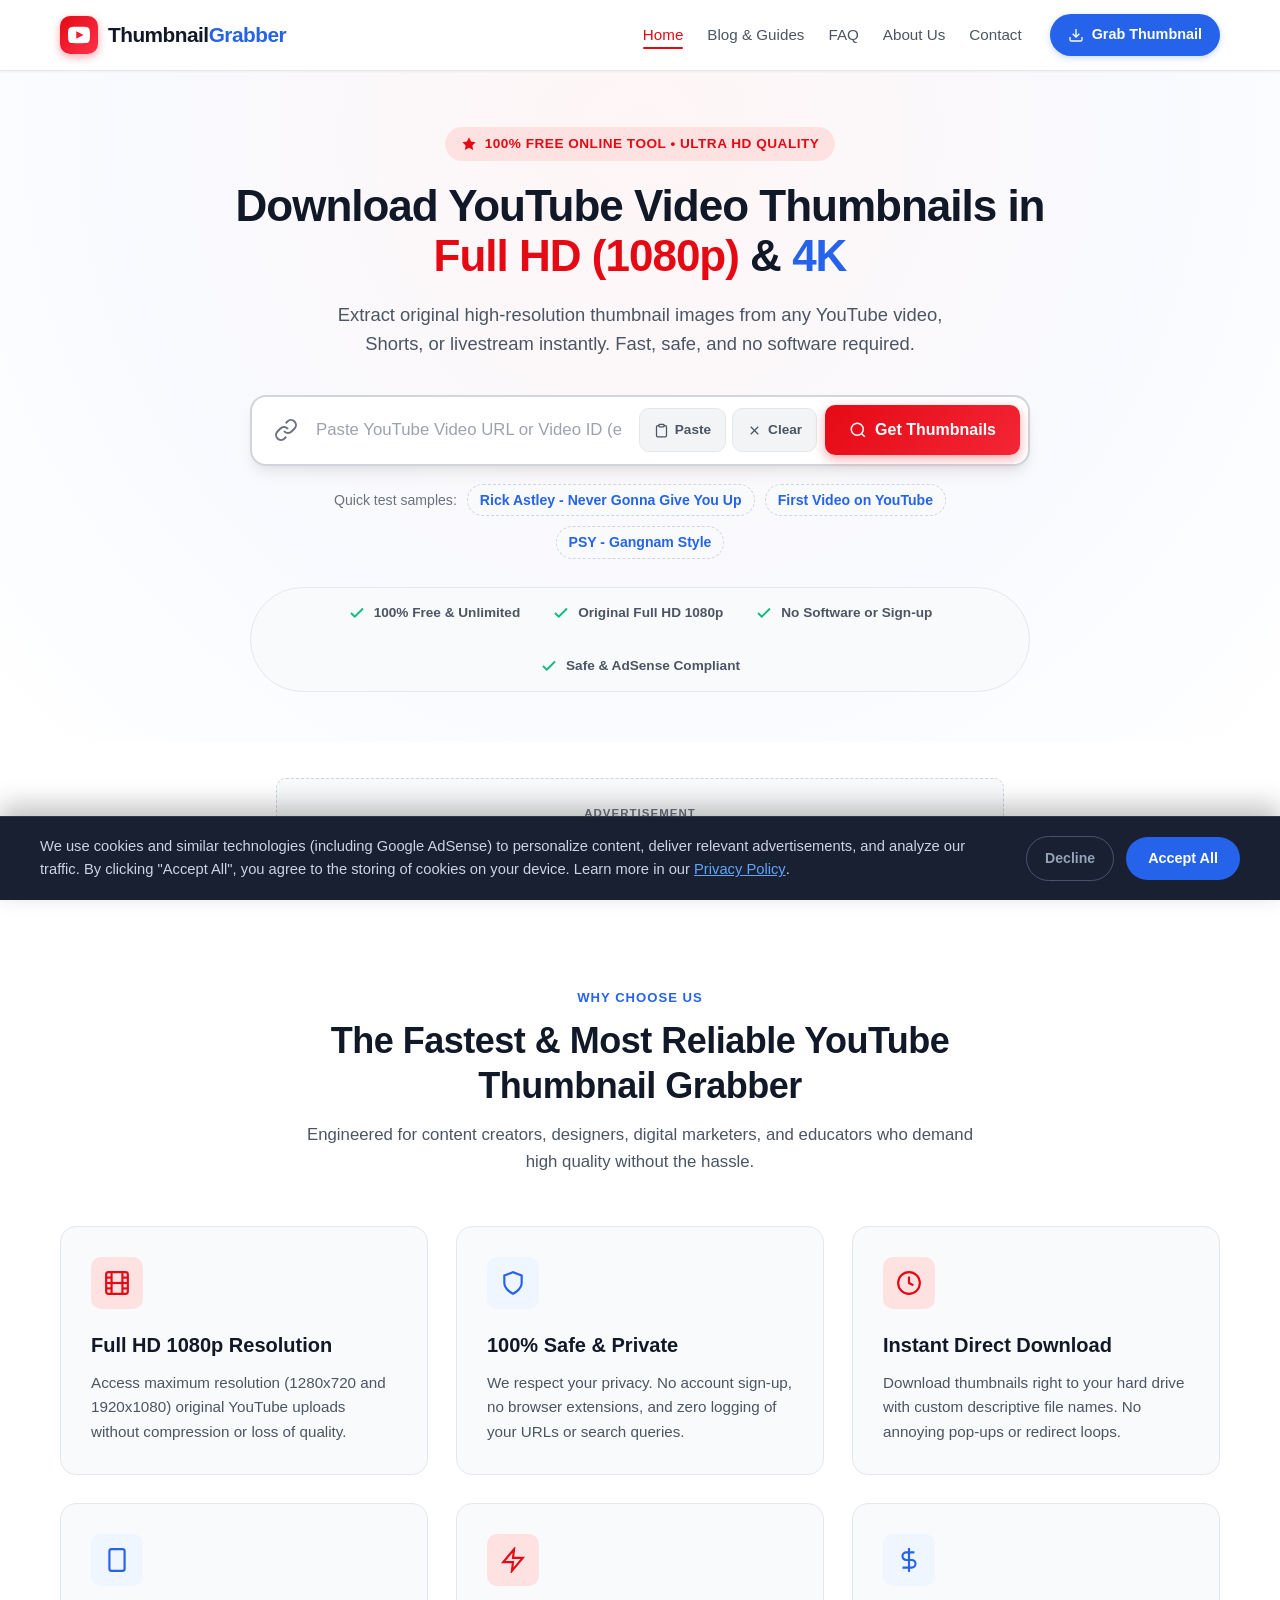
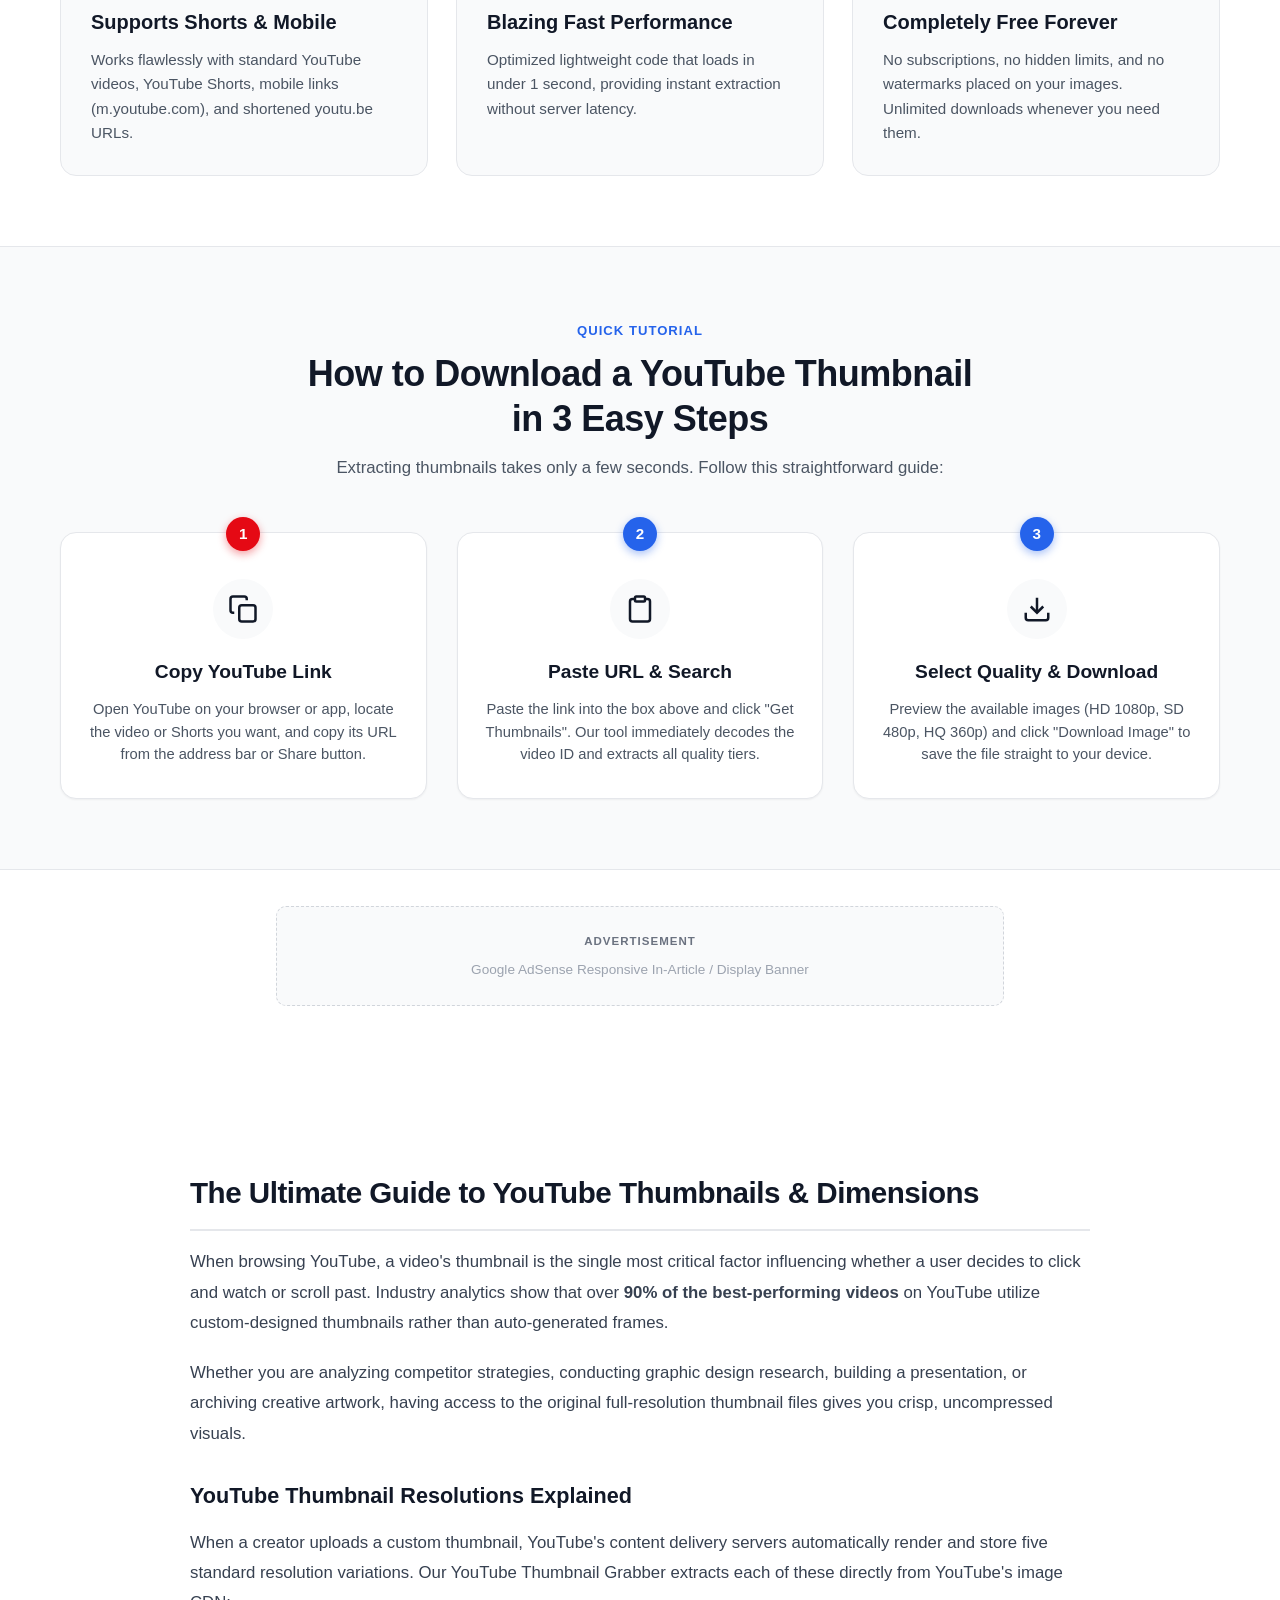
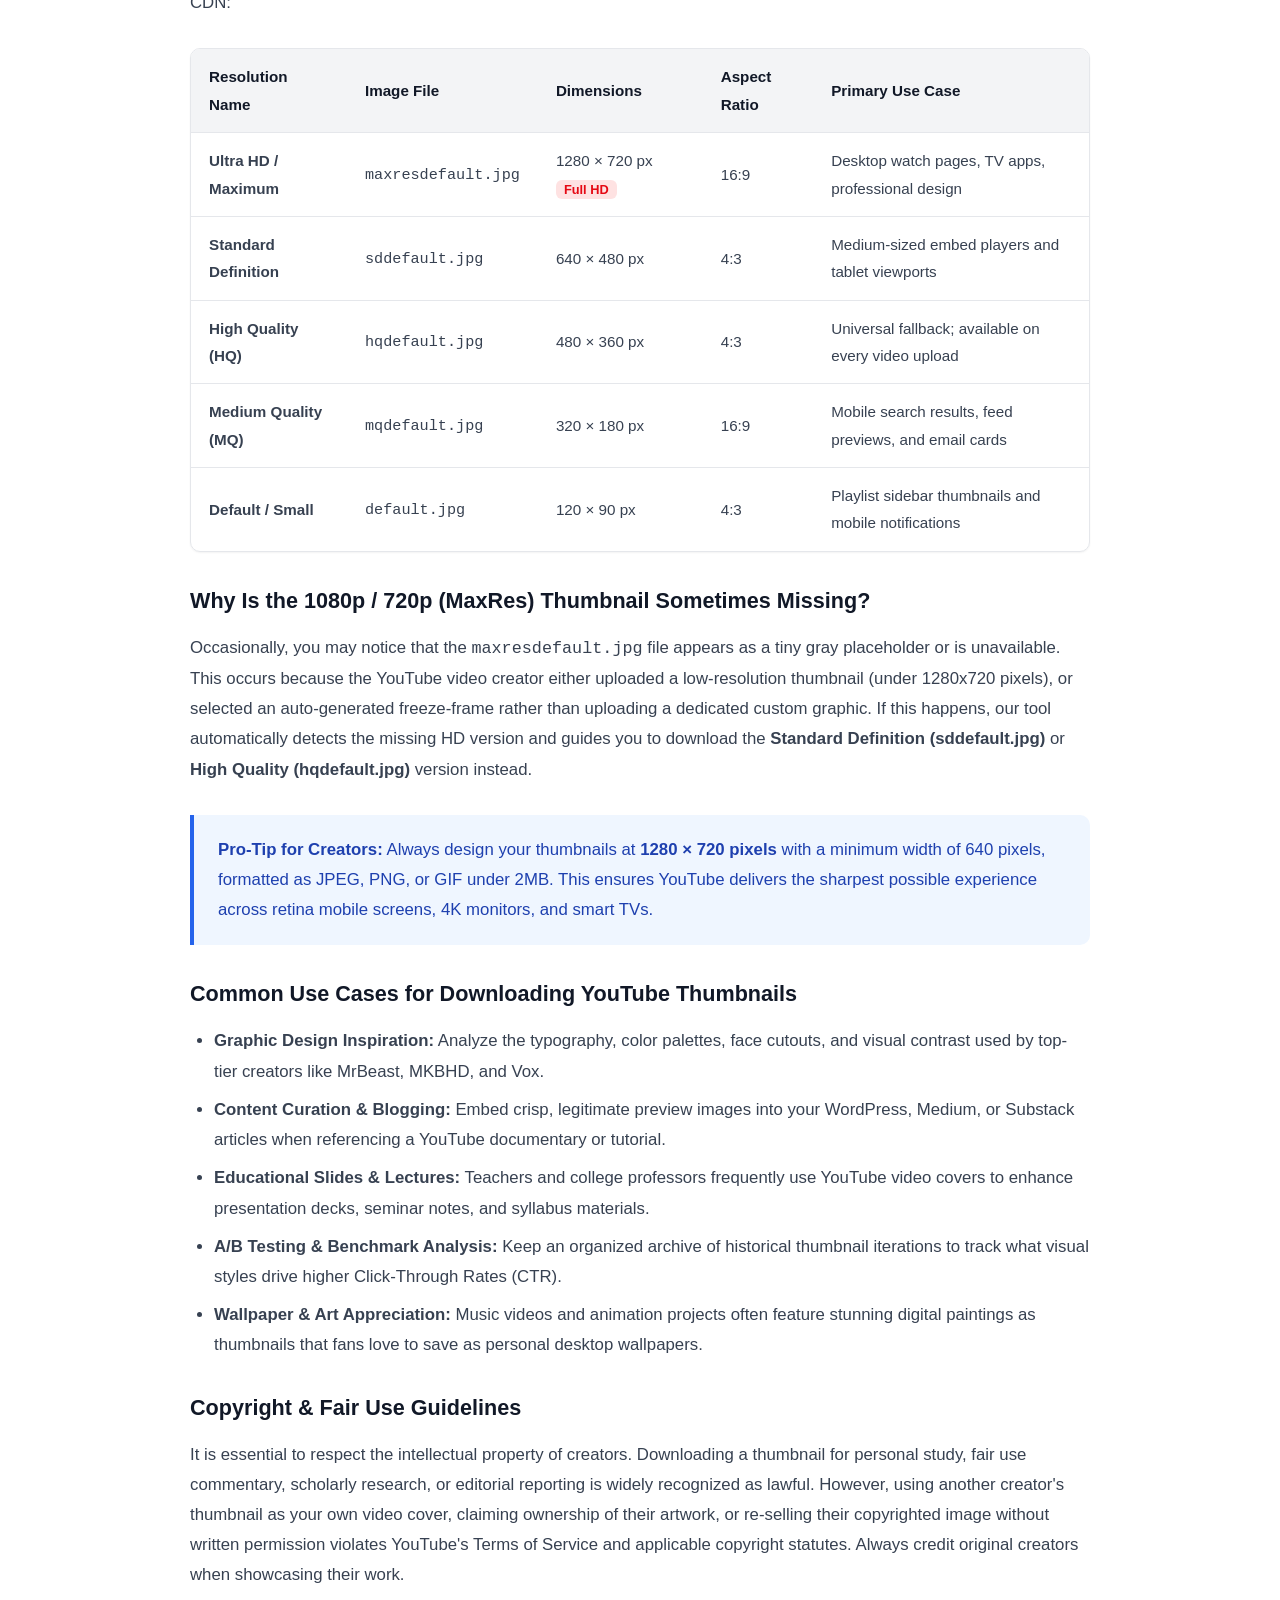
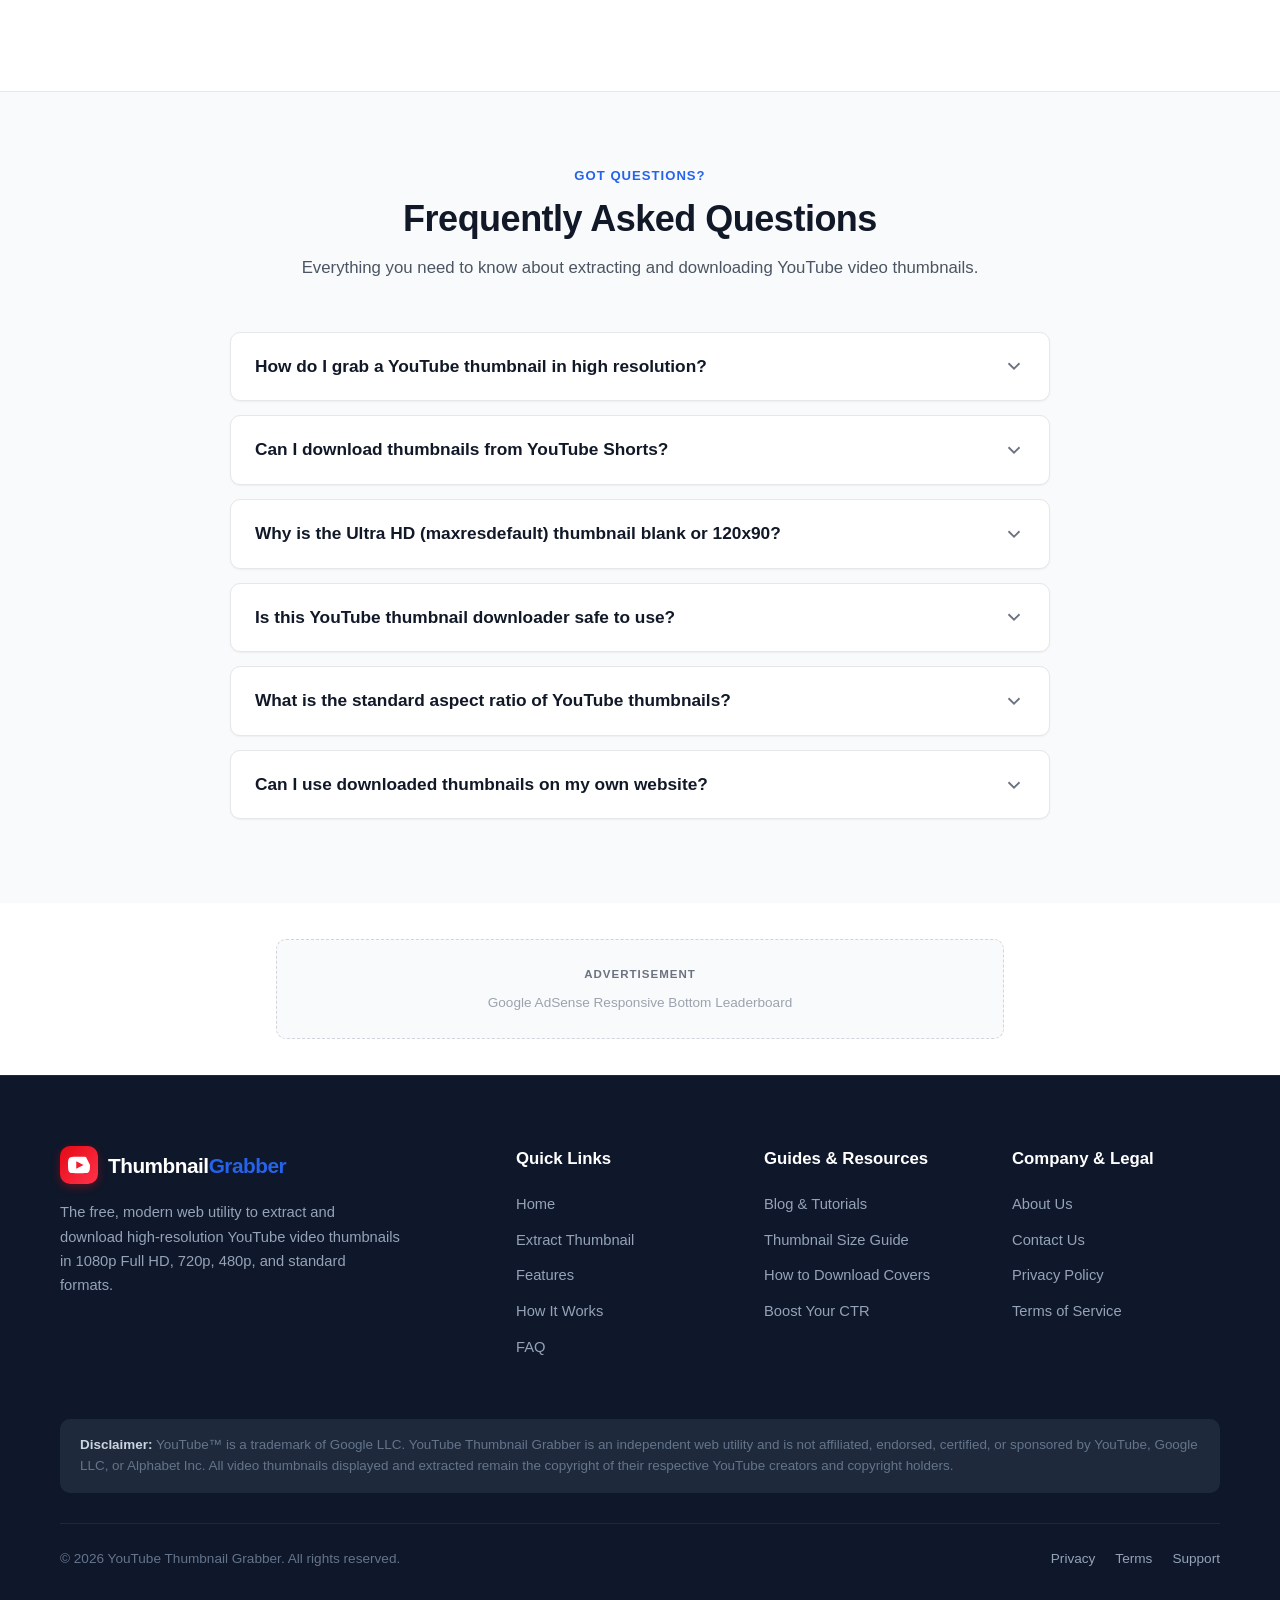
<file: index.html>
<!DOCTYPE html>
<html lang="en">
<head>
  <meta charset="UTF-8" />
  <meta name="viewport" content="width=device-width, initial-scale=1.0" />
  
  <!-- Primary SEO Meta Tags -->
  <title>YouTube Thumbnail Grabber - Download Full HD 1080p Video Thumbnails Free</title>
  <meta name="description" content="Free online YouTube thumbnail grabber. Easily extract and download high-resolution YouTube video thumbnails in 1080p, 720p, 480p, and standard definition with one click." />
  <meta name="keywords" content="youtube thumbnail grabber, youtube thumbnail downloader, download youtube thumbnail, get youtube cover image, 1080p youtube thumbnail, free thumbnail extractor" />
  <meta name="author" content="YouTube Thumbnail Grabber" />
  <meta name="robots" content="index, follow" />
  <link rel="canonical" href="https://youtube-thumbnail-grabber.com/" />

  <!-- Open Graph / Facebook -->
  <meta property="og:type" content="website" />
  <meta property="og:url" content="https://youtube-thumbnail-grabber.com/" />
  <meta property="og:title" content="YouTube Thumbnail Grabber - Download HD Video Covers Free" />
  <meta property="og:description" content="Instant high-quality YouTube thumbnail extractor. Download Full HD, 4K, and 1080p thumbnails from any YouTube video or Shorts." />
  <meta property="og:image" content="https://youtube-thumbnail-grabber.com/assets/og-preview.jpg" />

  <!-- Twitter -->
  <meta name="twitter:card" content="summary_large_image" />
  <meta name="twitter:url" content="https://youtube-thumbnail-grabber.com/" />
  <meta name="twitter:title" content="YouTube Thumbnail Grabber - Download HD Thumbnails" />
  <meta name="twitter:description" content="Extract and save YouTube video thumbnails in HD, SD, and HQ resolutions. Fast, 100% free, and mobile-friendly." />

  <!-- Google AdSense Account Verification & Auto Ads -->
  <!-- Replace ca-pub-XXXXXXXXXXXXXXXX with your actual Google AdSense publisher ID -->
  <meta name="google-adsense-account" content="ca-pub-XXXXXXXXXXXXXXXX" />
  <script async src="https://pagead2.googlesyndication.com/pagead/js/adsbygoogle.js?client=ca-pub-XXXXXXXXXXXXXXXX" crossorigin="anonymous"></script>

  <!-- Stylesheet -->
  <link rel="stylesheet" href="css/style.css" />

  <!-- Schema.org Structured Data -->
  <script type="application/ld+json">
  {
    "@context": "https://schema.org",
    "@graph": [
      {
        "@type": "WebApplication",
        "name": "YouTube Thumbnail Grabber",
        "url": "https://youtube-thumbnail-grabber.com/",
        "applicationCategory": "MultimediaApplication",
        "operatingSystem": "All",
        "offers": {
          "@type": "Offer",
          "price": "0",
          "priceCurrency": "USD"
        },
        "description": "Free web tool to extract and download high-definition YouTube video thumbnails in 1080p Full HD, 720p, 480p, and standard resolutions."
      },
      {
        "@type": "FAQPage",
        "mainEntity": [
          {
            "@type": "Question",
            "name": "How do I download a YouTube thumbnail in Full HD (1080p)?",
            "acceptedAnswer": {
              "@type": "Answer",
              "text": "Copy the link of any YouTube video or Shorts, paste it into our search bar, and click 'Get Thumbnails'. Choose the Ultra HD (maxresdefault.jpg) card and click 'Download Image'."
            }
          },
          {
            "@type": "Question",
            "name": "Is using this YouTube Thumbnail Grabber free?",
            "acceptedAnswer": {
              "@type": "Answer",
              "text": "Yes, our service is 100% free with unlimited downloads. There is no registration or software installation required."
            }
          },
          {
            "@type": "Question",
            "name": "Does this tool work with YouTube Shorts?",
            "acceptedAnswer": {
              "@type": "Answer",
              "text": "Yes, you can paste any YouTube Shorts URL and extract its cover thumbnail just like a regular video."
            }
          },
          {
            "@type": "Question",
            "name": "Is it legal to download YouTube video thumbnails?",
            "acceptedAnswer": {
              "@type": "Answer",
              "text": "Downloading thumbnails for personal reference, fair use commentary, education, or inspiration is permitted. However, re-uploading other creators' thumbnails as your own without authorization may infringe copyright."
            }
          }
        ]
      }
    ]
  }
  </script>
</head>
<body>

  <!-- ================= Header ================= -->
  <header class="site-header">
    <div class="container header-inner">
      <a href="index.html" class="logo" aria-label="YouTube Thumbnail Grabber Homepage">
        <div class="logo-badge">
          <svg viewBox="0 0 24 24">
            <path d="M19.615 3.184c-3.604-.246-11.631-.245-15.23 0-3.897.266-4.356 2.62-4.385 8.816.029 6.185.484 8.549 4.385 8.816 3.6.245 11.626.246 15.23 0 3.897-.266 4.356-2.62 4.385-8.816-.029-6.185-.484-8.549-4.385-8.816zm-10.615 12.816v-8l8 3.993-8 4.007z"/>
          </svg>
        </div>
        <span class="logo-text">Thumbnail<span class="dot-grabber">Grabber</span></span>
      </a>

      <button class="mobile-menu-btn" id="mobileMenuBtn" aria-label="Toggle navigation menu">
        <svg viewBox="0 0 24 24" fill="none" stroke="currentColor" stroke-width="2">
          <line x1="3" y1="12" x2="21" y2="12"></line>
          <line x1="3" y1="6" x2="21" y2="6"></line>
          <line x1="3" y1="18" x2="21" y2="18"></line>
        </svg>
      </button>

      <nav class="main-nav" id="mainNav">
        <ul class="nav-links">
          <li><a href="index.html" class="active">Home</a></li>
          <li><a href="blog.html">Blog & Guides</a></li>
          <li><a href="faq.html">FAQ</a></li>
          <li><a href="about.html">About Us</a></li>
          <li><a href="contact.html">Contact</a></li>
        </ul>
        <a href="#grabberForm" class="header-cta-btn">
          <svg viewBox="0 0 24 24" fill="none" stroke="currentColor" stroke-width="2" style="width:16px;height:16px;">
            <path d="M21 15v4a2 2 0 0 1-2 2H5a2 2 0 0 1-2-2v-4"></path>
            <polyline points="7 10 12 15 17 10"></polyline>
            <line x1="12" y1="15" x2="12" y2="3"></line>
          </svg>
          Grab Thumbnail
        </a>
      </nav>
    </div>
  </header>

  <!-- ================= Hero Section ================= -->
  <main>
    <section class="hero-section">
      <div class="container">
        <div class="hero-pill">
          <svg viewBox="0 0 24 24">
            <polygon points="12 2 15.09 8.26 22 9.27 17 14.14 18.18 21.02 12 17.77 5.82 21.02 7 14.14 2 9.27 8.91 8.26 12 2"></polygon>
          </svg>
          100% Free Online Tool • Ultra HD Quality
        </div>

        <h1 class="hero-title">
          Download YouTube Video Thumbnails in <span class="highlight-red">Full HD (1080p)</span> & <span class="highlight-blue">4K</span>
        </h1>

        <p class="hero-subtitle">
          Extract original high-resolution thumbnail images from any YouTube video, Shorts, or livestream instantly. Fast, safe, and no software required.
        </p>

        <!-- Form Wrapper -->
        <div class="grabber-form-wrapper">
          <form id="grabberForm" class="grabber-box" autocomplete="off">
            <div class="input-icon-left">
              <svg viewBox="0 0 24 24" fill="none" stroke="currentColor" stroke-width="2">
                <path d="M10 13a5 5 0 0 0 7.54.54l3-3a5 5 0 0 0-7.07-7.07l-1.72 1.71"></path>
                <path d="M14 11a5 5 0 0 0-7.54-.54l-3 3a5 5 0 0 0 7.07 7.07l1.71-1.71"></path>
              </svg>
            </div>
            
            <input 
              type="text" 
              id="youtubeUrl" 
              class="grabber-input" 
              placeholder="Paste YouTube Video URL or Video ID (e.g., https://youtu.be/dQw4w9WgXcQ)..." 
              required
              aria-label="YouTube Video Link"
            />

            <div class="box-actions">
              <button type="button" class="btn-paste" id="btnPaste" title="Paste from clipboard">
                <svg viewBox="0 0 24 24" fill="none" stroke="currentColor" stroke-width="2">
                  <path d="M16 4h2a2 2 0 0 1 2 2v14a2 2 0 0 1-2 2H6a2 2 0 0 1-2-2V6a2 2 0 0 1 2-2h2"></path>
                  <rect x="8" y="2" width="8" height="4" rx="1" ry="1"></rect>
                </svg>
                Paste
              </button>
              <button type="button" class="btn-clear" id="btnClear" title="Clear input">
                <svg viewBox="0 0 24 24" fill="none" stroke="currentColor" stroke-width="2">
                  <line x1="18" y1="6" x2="6" y2="18"></line>
                  <line x1="6" y1="6" x2="18" y2="18"></line>
                </svg>
                Clear
              </button>
            </div>

            <button type="submit" class="btn-submit" id="btnSubmit">
              <svg viewBox="0 0 24 24" fill="none" stroke="currentColor" stroke-width="2">
                <circle cx="11" cy="11" r="8"></circle>
                <line x1="21" y1="21" x2="16.65" y2="16.65"></line>
              </svg>
              Get Thumbnails
            </button>
          </form>

          <!-- Error Alert Banner -->
          <div class="alert-box alert-error" id="alertBox">
            <svg viewBox="0 0 24 24" fill="none" stroke="currentColor" stroke-width="2">
              <circle cx="12" cy="12" r="10"></circle>
              <line x1="12" y1="8" x2="12" y2="12"></line>
              <line x1="12" y1="16" x2="12.01" y2="16"></line>
            </svg>
            <span id="alertMsg">Please enter a valid YouTube video URL.</span>
          </div>

          <!-- Quick Try Samples -->
          <div class="sample-links-bar">
            <span>Quick test samples:</span>
            <button type="button" class="sample-pill" data-url="https://www.youtube.com/watch?v=dQw4w9WgXcQ">Rick Astley - Never Gonna Give You Up</button>
            <button type="button" class="sample-pill" data-url="https://www.youtube.com/watch?v=jNQXAC9IVRw">First Video on YouTube</button>
            <button type="button" class="sample-pill" data-url="https://www.youtube.com/watch?v=9bZkp7q19f0">PSY - Gangnam Style</button>
          </div>

          <!-- Trust Signals & Badges (E-E-A-T & Quality Signals) -->
          <div class="trust-badges-bar">
            <div class="trust-badge-item">
              <svg viewBox="0 0 24 24" fill="none" stroke="currentColor" stroke-width="2.5"><polyline points="20 6 9 17 4 12"></polyline></svg>
              <span>100% Free & Unlimited</span>
            </div>
            <div class="trust-badge-item">
              <svg viewBox="0 0 24 24" fill="none" stroke="currentColor" stroke-width="2.5"><polyline points="20 6 9 17 4 12"></polyline></svg>
              <span>Original Full HD 1080p</span>
            </div>
            <div class="trust-badge-item">
              <svg viewBox="0 0 24 24" fill="none" stroke="currentColor" stroke-width="2.5"><polyline points="20 6 9 17 4 12"></polyline></svg>
              <span>No Software or Sign-up</span>
            </div>
            <div class="trust-badge-item">
              <svg viewBox="0 0 24 24" fill="none" stroke="currentColor" stroke-width="2.5"><polyline points="20 6 9 17 4 12"></polyline></svg>
              <span>Safe & AdSense Compliant</span>
            </div>
          </div>
        </div>
      </div>
    </section>

    <!-- ================= AdSense Slot Top ================= -->
    <div class="ad-slot-wrapper">
      <div class="ad-box ad-leaderboard">
        <span class="ad-label">Advertisement</span>
        <div class="ad-placeholder-content">
          <!-- Google AdSense Code Placeholder: Replace with your <ins class="adsbygoogle" ...></ins> -->
          <span>Google AdSense Responsive Banner Slot (728x90 / Auto)</span>
        </div>
      </div>
    </div>

    <!-- ================= Results Section ================= -->
    <section class="results-section" id="resultsSection">
      <div class="container">
        <div class="results-header">
          <div class="video-meta-card">
            <span class="video-id-badge" id="videoIdDisplay">Video ID: --</span>
            <span style="font-size:0.9rem; color:var(--text-secondary);">Thumbnails ready for download in 5 resolutions</span>
          </div>
          <h2 class="results-title">Extracted Video Thumbnails</h2>
          <p class="results-subtitle">Click "Download Image" to save the high-resolution file directly to your device.</p>
        </div>

        <div class="thumbnails-grid" id="thumbnailsGrid">
          <!-- Dynamically generated thumbnail cards inserted via JavaScript -->
        </div>
      </div>
    </section>

    <!-- ================= Features Section ================= -->
    <section class="features-section" id="features">
      <div class="container">
        <div class="section-head">
          <span class="section-tag">Why Choose Us</span>
          <h2 class="section-title">The Fastest & Most Reliable YouTube Thumbnail Grabber</h2>
          <p class="section-subtitle">Engineered for content creators, designers, digital marketers, and educators who demand high quality without the hassle.</p>
        </div>

        <div class="features-grid">
          <div class="feature-card">
            <div class="feature-icon-wrapper feature-icon-red">
              <svg viewBox="0 0 24 24" fill="none" stroke="currentColor" stroke-width="2">
                <rect x="2" y="2" width="20" height="20" rx="2.18" ry="2.18"></rect>
                <line x1="7" y1="2" x2="7" y2="22"></line>
                <line x1="17" y1="2" x2="17" y2="22"></line>
                <line x1="2" y1="12" x2="22" y2="12"></line>
                <line x1="2" y1="7" x2="7" y2="7"></line>
                <line x1="2" y1="17" x2="7" y2="17"></line>
                <line x1="17" y1="17" x2="22" y2="17"></line>
                <line x1="17" y1="7" x2="22" y2="7"></line>
              </svg>
            </div>
            <h3 class="feature-heading">Full HD 1080p Resolution</h3>
            <p class="feature-body">Access maximum resolution (1280x720 and 1920x1080) original YouTube uploads without compression or loss of quality.</p>
          </div>

          <div class="feature-card">
            <div class="feature-icon-wrapper feature-icon-blue">
              <svg viewBox="0 0 24 24" fill="none" stroke="currentColor" stroke-width="2">
                <path d="M12 22s8-4 8-10V5l-8-3-8 3v7c0 6 8 10 8 10z"></path>
              </svg>
            </div>
            <h3 class="feature-heading">100% Safe & Private</h3>
            <p class="feature-body">We respect your privacy. No account sign-up, no browser extensions, and zero logging of your URLs or search queries.</p>
          </div>

          <div class="feature-card">
            <div class="feature-icon-wrapper feature-icon-red">
              <svg viewBox="0 0 24 24" fill="none" stroke="currentColor" stroke-width="2">
                <circle cx="12" cy="12" r="10"></circle>
                <polyline points="12 6 12 12 16 14"></polyline>
              </svg>
            </div>
            <h3 class="feature-heading">Instant Direct Download</h3>
            <p class="feature-body">Download thumbnails right to your hard drive with custom descriptive file names. No annoying pop-ups or redirect loops.</p>
          </div>

          <div class="feature-card">
            <div class="feature-icon-wrapper feature-icon-blue">
              <svg viewBox="0 0 24 24" fill="none" stroke="currentColor" stroke-width="2">
                <rect x="5" y="2" width="14" height="20" rx="2" ry="2"></rect>
                <line x1="12" y1="18" x2="12.01" y2="18"></line>
              </svg>
            </div>
            <h3 class="feature-heading">Supports Shorts & Mobile</h3>
            <p class="feature-body">Works flawlessly with standard YouTube videos, YouTube Shorts, mobile links (m.youtube.com), and shortened youtu.be URLs.</p>
          </div>

          <div class="feature-card">
            <div class="feature-icon-wrapper feature-icon-red">
              <svg viewBox="0 0 24 24" fill="none" stroke="currentColor" stroke-width="2">
                <polygon points="13 2 3 14 12 14 11 22 21 10 12 10 13 2"></polygon>
              </svg>
            </div>
            <h3 class="feature-heading">Blazing Fast Performance</h3>
            <p class="feature-body">Optimized lightweight code that loads in under 1 second, providing instant extraction without server latency.</p>
          </div>

          <div class="feature-card">
            <div class="feature-icon-wrapper feature-icon-blue">
              <svg viewBox="0 0 24 24" fill="none" stroke="currentColor" stroke-width="2">
                <line x1="12" y1="1" x2="12" y2="23"></line>
                <path d="M17 5H9.5a3.5 3.5 0 0 0 0 7h5a3.5 3.5 0 0 1 0 7H6"></path>
              </svg>
            </div>
            <h3 class="feature-heading">Completely Free Forever</h3>
            <p class="feature-body">No subscriptions, no hidden limits, and no watermarks placed on your images. Unlimited downloads whenever you need them.</p>
          </div>
        </div>
      </div>
    </section>

    <!-- ================= How It Works ================= -->
    <section class="how-it-works-section" id="how-it-works">
      <div class="container">
        <div class="section-head">
          <span class="section-tag">Quick Tutorial</span>
          <h2 class="section-title">How to Download a YouTube Thumbnail in 3 Easy Steps</h2>
          <p class="section-subtitle">Extracting thumbnails takes only a few seconds. Follow this straightforward guide:</p>
        </div>

        <div class="steps-grid">
          <div class="step-card">
            <div class="step-number">1</div>
            <div class="step-icon">
              <svg viewBox="0 0 24 24" fill="none" stroke="currentColor" stroke-width="2">
                <rect x="9" y="9" width="13" height="13" rx="2" ry="2"></rect>
                <path d="M5 15H4a2 2 0 0 1-2-2V4a2 2 0 0 1 2-2h9a2 2 0 0 1 2 2v1"></path>
              </svg>
            </div>
            <h3 class="step-title">Copy YouTube Link</h3>
            <p class="step-desc">Open YouTube on your browser or app, locate the video or Shorts you want, and copy its URL from the address bar or Share button.</p>
          </div>

          <div class="step-card">
            <div class="step-number">2</div>
            <div class="step-icon">
              <svg viewBox="0 0 24 24" fill="none" stroke="currentColor" stroke-width="2">
                <path d="M16 4h2a2 2 0 0 1 2 2v14a2 2 0 0 1-2 2H6a2 2 0 0 1-2-2V6a2 2 0 0 1 2-2h2"></path>
                <rect x="8" y="2" width="8" height="4" rx="1" ry="1"></rect>
              </svg>
            </div>
            <h3 class="step-title">Paste URL & Search</h3>
            <p class="step-desc">Paste the link into the box above and click "Get Thumbnails". Our tool immediately decodes the video ID and extracts all quality tiers.</p>
          </div>

          <div class="step-card">
            <div class="step-number">3</div>
            <div class="step-icon">
              <svg viewBox="0 0 24 24" fill="none" stroke="currentColor" stroke-width="2">
                <path d="M21 15v4a2 2 0 0 1-2 2H5a2 2 0 0 1-2-2v-4"></path>
                <polyline points="7 10 12 15 17 10"></polyline>
                <line x1="12" y1="15" x2="12" y2="3"></line>
              </svg>
            </div>
            <h3 class="step-title">Select Quality & Download</h3>
            <p class="step-desc">Preview the available images (HD 1080p, SD 480p, HQ 360p) and click "Download Image" to save the file straight to your device.</p>
          </div>
        </div>
      </div>
    </section>

    <!-- ================= AdSense Slot Middle ================= -->
    <div class="ad-slot-wrapper">
      <div class="ad-box ad-leaderboard">
        <span class="ad-label">Advertisement</span>
        <div class="ad-placeholder-content">
          <!-- Google AdSense Code Placeholder -->
          <span>Google AdSense Responsive In-Article / Display Banner</span>
        </div>
      </div>
    </div>

    <!-- ================= Deep SEO Content Section ================= -->
    <section class="seo-content-section" id="about-thumbnails">
      <div class="container">
        <article class="content-article">
          <h2>The Ultimate Guide to YouTube Thumbnails & Dimensions</h2>
          <p>
            When browsing YouTube, a video's thumbnail is the single most critical factor influencing whether a user decides to click and watch or scroll past. Industry analytics show that over <strong>90% of the best-performing videos</strong> on YouTube utilize custom-designed thumbnails rather than auto-generated frames.
          </p>
          <p>
            Whether you are analyzing competitor strategies, conducting graphic design research, building a presentation, or archiving creative artwork, having access to the original full-resolution thumbnail files gives you crisp, uncompressed visuals.
          </p>

          <h3>YouTube Thumbnail Resolutions Explained</h3>
          <p>
            When a creator uploads a custom thumbnail, YouTube's content delivery servers automatically render and store five standard resolution variations. Our YouTube Thumbnail Grabber extracts each of these directly from YouTube's image CDN:
          </p>

          <div class="table-wrapper">
            <table class="seo-table">
              <thead>
                <tr>
                  <th>Resolution Name</th>
                  <th>Image File</th>
                  <th>Dimensions</th>
                  <th>Aspect Ratio</th>
                  <th>Primary Use Case</th>
                </tr>
              </thead>
              <tbody>
                <tr>
                  <td><strong>Ultra HD / Maximum</strong></td>
                  <td><code>maxresdefault.jpg</code></td>
                  <td>1280 × 720 px <span class="badge-pill-hd">Full HD</span></td>
                  <td>16:9</td>
                  <td>Desktop watch pages, TV apps, professional design</td>
                </tr>
                <tr>
                  <td><strong>Standard Definition</strong></td>
                  <td><code>sddefault.jpg</code></td>
                  <td>640 × 480 px</td>
                  <td>4:3</td>
                  <td>Medium-sized embed players and tablet viewports</td>
                </tr>
                <tr>
                  <td><strong>High Quality (HQ)</strong></td>
                  <td><code>hqdefault.jpg</code></td>
                  <td>480 × 360 px</td>
                  <td>4:3</td>
                  <td>Universal fallback; available on every video upload</td>
                </tr>
                <tr>
                  <td><strong>Medium Quality (MQ)</strong></td>
                  <td><code>mqdefault.jpg</code></td>
                  <td>320 × 180 px</td>
                  <td>16:9</td>
                  <td>Mobile search results, feed previews, and email cards</td>
                </tr>
                <tr>
                  <td><strong>Default / Small</strong></td>
                  <td><code>default.jpg</code></td>
                  <td>120 × 90 px</td>
                  <td>4:3</td>
                  <td>Playlist sidebar thumbnails and mobile notifications</td>
                </tr>
              </tbody>
            </table>
          </div>

          <h3>Why Is the 1080p / 720p (MaxRes) Thumbnail Sometimes Missing?</h3>
          <p>
            Occasionally, you may notice that the <code>maxresdefault.jpg</code> file appears as a tiny gray placeholder or is unavailable. This occurs because the YouTube video creator either uploaded a low-resolution thumbnail (under 1280x720 pixels), or selected an auto-generated freeze-frame rather than uploading a dedicated custom graphic. If this happens, our tool automatically detects the missing HD version and guides you to download the <strong>Standard Definition (sddefault.jpg)</strong> or <strong>High Quality (hqdefault.jpg)</strong> version instead.
          </p>

          <div class="callout-box">
            <p><strong>Pro-Tip for Creators:</strong> Always design your thumbnails at <strong>1280 × 720 pixels</strong> with a minimum width of 640 pixels, formatted as JPEG, PNG, or GIF under 2MB. This ensures YouTube delivers the sharpest possible experience across retina mobile screens, 4K monitors, and smart TVs.</p>
          </div>

          <h3>Common Use Cases for Downloading YouTube Thumbnails</h3>
          <ul>
            <li><strong>Graphic Design Inspiration:</strong> Analyze the typography, color palettes, face cutouts, and visual contrast used by top-tier creators like MrBeast, MKBHD, and Vox.</li>
            <li><strong>Content Curation & Blogging:</strong> Embed crisp, legitimate preview images into your WordPress, Medium, or Substack articles when referencing a YouTube documentary or tutorial.</li>
            <li><strong>Educational Slides & Lectures:</strong> Teachers and college professors frequently use YouTube video covers to enhance presentation decks, seminar notes, and syllabus materials.</li>
            <li><strong>A/B Testing & Benchmark Analysis:</strong> Keep an organized archive of historical thumbnail iterations to track what visual styles drive higher Click-Through Rates (CTR).</li>
            <li><strong>Wallpaper & Art Appreciation:</strong> Music videos and animation projects often feature stunning digital paintings as thumbnails that fans love to save as personal desktop wallpapers.</li>
          </ul>

          <h3>Copyright & Fair Use Guidelines</h3>
          <p>
            It is essential to respect the intellectual property of creators. Downloading a thumbnail for personal study, fair use commentary, scholarly research, or editorial reporting is widely recognized as lawful. However, using another creator's thumbnail as your own video cover, claiming ownership of their artwork, or re-selling their copyrighted image without written permission violates YouTube's Terms of Service and applicable copyright statutes. Always credit original creators when showcasing their work.
          </p>
        </article>
      </div>
    </section>

    <!-- ================= FAQ Section ================= -->
    <section class="faq-section" id="faq">
      <div class="container">
        <div class="section-head">
          <span class="section-tag">Got Questions?</span>
          <h2 class="section-title">Frequently Asked Questions</h2>
          <p class="section-subtitle">Everything you need to know about extracting and downloading YouTube video thumbnails.</p>
        </div>

        <div class="faq-accordion-container">
          <div class="faq-item">
            <button class="faq-question">
              <span>How do I grab a YouTube thumbnail in high resolution?</span>
              <svg class="faq-icon" viewBox="0 0 24 24" fill="none" stroke="currentColor" stroke-width="2">
                <polyline points="6 9 12 15 18 9"></polyline>
              </svg>
            </button>
            <div class="faq-answer">
              <div class="faq-answer-inner">
                Simply copy the URL of the YouTube video from your browser or mobile app, paste it into the search box on our homepage, and press "Get Thumbnails". Look for the "Ultra HD (1080p / 720p)" card and click the "Download Image" button to save it directly.
              </div>
            </div>
          </div>

          <div class="faq-item">
            <button class="faq-question">
              <span>Can I download thumbnails from YouTube Shorts?</span>
              <svg class="faq-icon" viewBox="0 0 24 24" fill="none" stroke="currentColor" stroke-width="2">
                <polyline points="6 9 12 15 18 9"></polyline>
              </svg>
            </button>
            <div class="faq-answer">
              <div class="faq-answer-inner">
                Yes! Our tool fully supports YouTube Shorts URLs in the format <code>https://www.youtube.com/shorts/VIDEO_ID</code>. The tool extracts the original cover graphic that the creator selected for the Short.
              </div>
            </div>
          </div>

          <div class="faq-item">
            <button class="faq-question">
              <span>Why is the Ultra HD (maxresdefault) thumbnail blank or 120x90?</span>
              <svg class="faq-icon" viewBox="0 0 24 24" fill="none" stroke="currentColor" stroke-width="2">
                <polyline points="6 9 12 15 18 9"></polyline>
              </svg>
            </button>
            <div class="faq-answer">
              <div class="faq-answer-inner">
                YouTube only generates a <code>maxresdefault.jpg</code> file if the creator uploaded a custom thumbnail that was at least 1280x720 pixels. For older videos or videos where the creator let YouTube choose an automatic frame, the maxres file does not exist. In those cases, download the High Quality (HQ) or Standard Definition (SD) version instead.
              </div>
            </div>
          </div>

          <div class="faq-item">
            <button class="faq-question">
              <span>Is this YouTube thumbnail downloader safe to use?</span>
              <svg class="faq-icon" viewBox="0 0 24 24" fill="none" stroke="currentColor" stroke-width="2">
                <polyline points="6 9 12 15 18 9"></polyline>
              </svg>
            </button>
            <div class="faq-answer">
              <div class="faq-answer-inner">
                Absolutely. Our website runs 100% in your browser using client-side JavaScript. We do not store your links, we do not require you to download executable files or browser extensions, and we never ask for your personal credentials.
              </div>
            </div>
          </div>

          <div class="faq-item">
            <button class="faq-question">
              <span>What is the standard aspect ratio of YouTube thumbnails?</span>
              <svg class="faq-icon" viewBox="0 0 24 24" fill="none" stroke="currentColor" stroke-width="2">
                <polyline points="6 9 12 15 18 9"></polyline>
              </svg>
            </button>
            <div class="faq-answer">
              <div class="faq-answer-inner">
                YouTube's standard aspect ratio for video thumbnails is <strong>16:9</strong> (recommended dimension: 1280 × 720 pixels). Note that YouTube also creates legacy 4:3 cropped versions (like hqdefault at 480x360) for older video player embeds.
              </div>
            </div>
          </div>

          <div class="faq-item">
            <button class="faq-question">
              <span>Can I use downloaded thumbnails on my own website?</span>
              <svg class="faq-icon" viewBox="0 0 24 24" fill="none" stroke="currentColor" stroke-width="2">
                <polyline points="6 9 12 15 18 9"></polyline>
              </svg>
            </button>
            <div class="faq-answer">
              <div class="faq-answer-inner">
                You can use thumbnails for editorial commentary, blog reviews of the video, news reporting, or educational critique under Fair Use doctrine. However, you should always credit the original creator and provide a link back to their original YouTube video.
              </div>
            </div>
          </div>
        </div>
      </div>
    </section>

    <!-- ================= AdSense Slot Bottom ================= -->
    <div class="ad-slot-wrapper">
      <div class="ad-box ad-leaderboard">
        <span class="ad-label">Advertisement</span>
        <div class="ad-placeholder-content">
          <!-- Google AdSense Code Placeholder -->
          <span>Google AdSense Responsive Bottom Leaderboard</span>
        </div>
      </div>
    </div>
  </main>

  <!-- ================= Footer ================= -->
  <footer class="site-footer">
    <div class="container">
      <div class="footer-top">
        <div class="footer-brand">
          <a href="index.html" class="logo">
            <div class="logo-badge">
              <svg viewBox="0 0 24 24">
                <path d="M19.615 3.184c-3.604-.246-11.631-.245-15.23 0-3.897.266-4.356 2.62-4.385 8.816.029 6.185.484 8.549 4.385 8.816 3.6.245 11.626.246 15.23 0 3.897-.266 4.356-2.62 4.385-8.816zm-10.615 12.816v-8l8 3.993-8 4.007z"/>
              </svg>
            </div>
            <span class="logo-text">Thumbnail<span class="dot-grabber">Grabber</span></span>
          </a>
          <p class="footer-desc">
            The free, modern web utility to extract and download high-resolution YouTube video thumbnails in 1080p Full HD, 720p, 480p, and standard formats.
          </p>
        </div>

        <div>
          <h4 class="footer-heading">Quick Links</h4>
          <ul class="footer-links">
            <li><a href="index.html">Home</a></li>
            <li><a href="#grabberForm">Extract Thumbnail</a></li>
            <li><a href="#features">Features</a></li>
            <li><a href="#how-it-works">How It Works</a></li>
            <li><a href="faq.html">FAQ</a></li>
          </ul>
        </div>

        <div>
          <h4 class="footer-heading">Guides & Resources</h4>
          <ul class="footer-links">
            <li><a href="blog.html">Blog & Tutorials</a></li>
            <li><a href="blog/youtube-thumbnail-size-guide.html">Thumbnail Size Guide</a></li>
            <li><a href="blog/how-to-download-youtube-thumbnails.html">How to Download Covers</a></li>
            <li><a href="blog/increase-youtube-ctr-with-thumbnails.html">Boost Your CTR</a></li>
          </ul>
        </div>

        <div>
          <h4 class="footer-heading">Company & Legal</h4>
          <ul class="footer-links">
            <li><a href="about.html">About Us</a></li>
            <li><a href="contact.html">Contact Us</a></li>
            <li><a href="privacy-policy.html">Privacy Policy</a></li>
            <li><a href="terms.html">Terms of Service</a></li>
          </ul>
        </div>
      </div>

      <!-- Legal Disclaimer for AdSense & Trademark Protection -->
      <div class="footer-disclaimer-box">
        <strong>Disclaimer:</strong> YouTube™ is a trademark of Google LLC. YouTube Thumbnail Grabber is an independent web utility and is not affiliated, endorsed, certified, or sponsored by YouTube, Google LLC, or Alphabet Inc. All video thumbnails displayed and extracted remain the copyright of their respective YouTube creators and copyright holders.
      </div>

      <div class="footer-bottom">
        <div>
          &copy; 2026 YouTube Thumbnail Grabber. All rights reserved.
        </div>
        <div class="footer-bottom-links">
          <a href="privacy-policy.html">Privacy</a>
          <a href="terms.html">Terms</a>
          <a href="contact.html">Support</a>
        </div>
      </div>
    </div>
  </footer>

  <!-- Cookie Consent Banner (Google EU Consent Policy / GDPR Compliance) -->
  <div class="cookie-banner" id="cookieBanner" role="dialog" aria-label="Cookie consent">
    <div class="cookie-banner-inner">
      <div class="cookie-text">
        We use cookies and similar technologies (including Google AdSense) to personalize content, deliver relevant advertisements, and analyze our traffic. By clicking "Accept All", you agree to the storing of cookies on your device. Learn more in our <a href="privacy-policy.html">Privacy Policy</a>.
      </div>
      <div class="cookie-actions">
        <button type="button" class="btn-cookie-decline" id="btnCookieDecline">Decline</button>
        <button type="button" class="btn-cookie-accept" id="btnCookieAccept">Accept All</button>
      </div>
    </div>
  </div>

  <!-- Scripts -->
  <script src="js/thumbnail-extractor.js"></script>
</body>
</html>
</file>
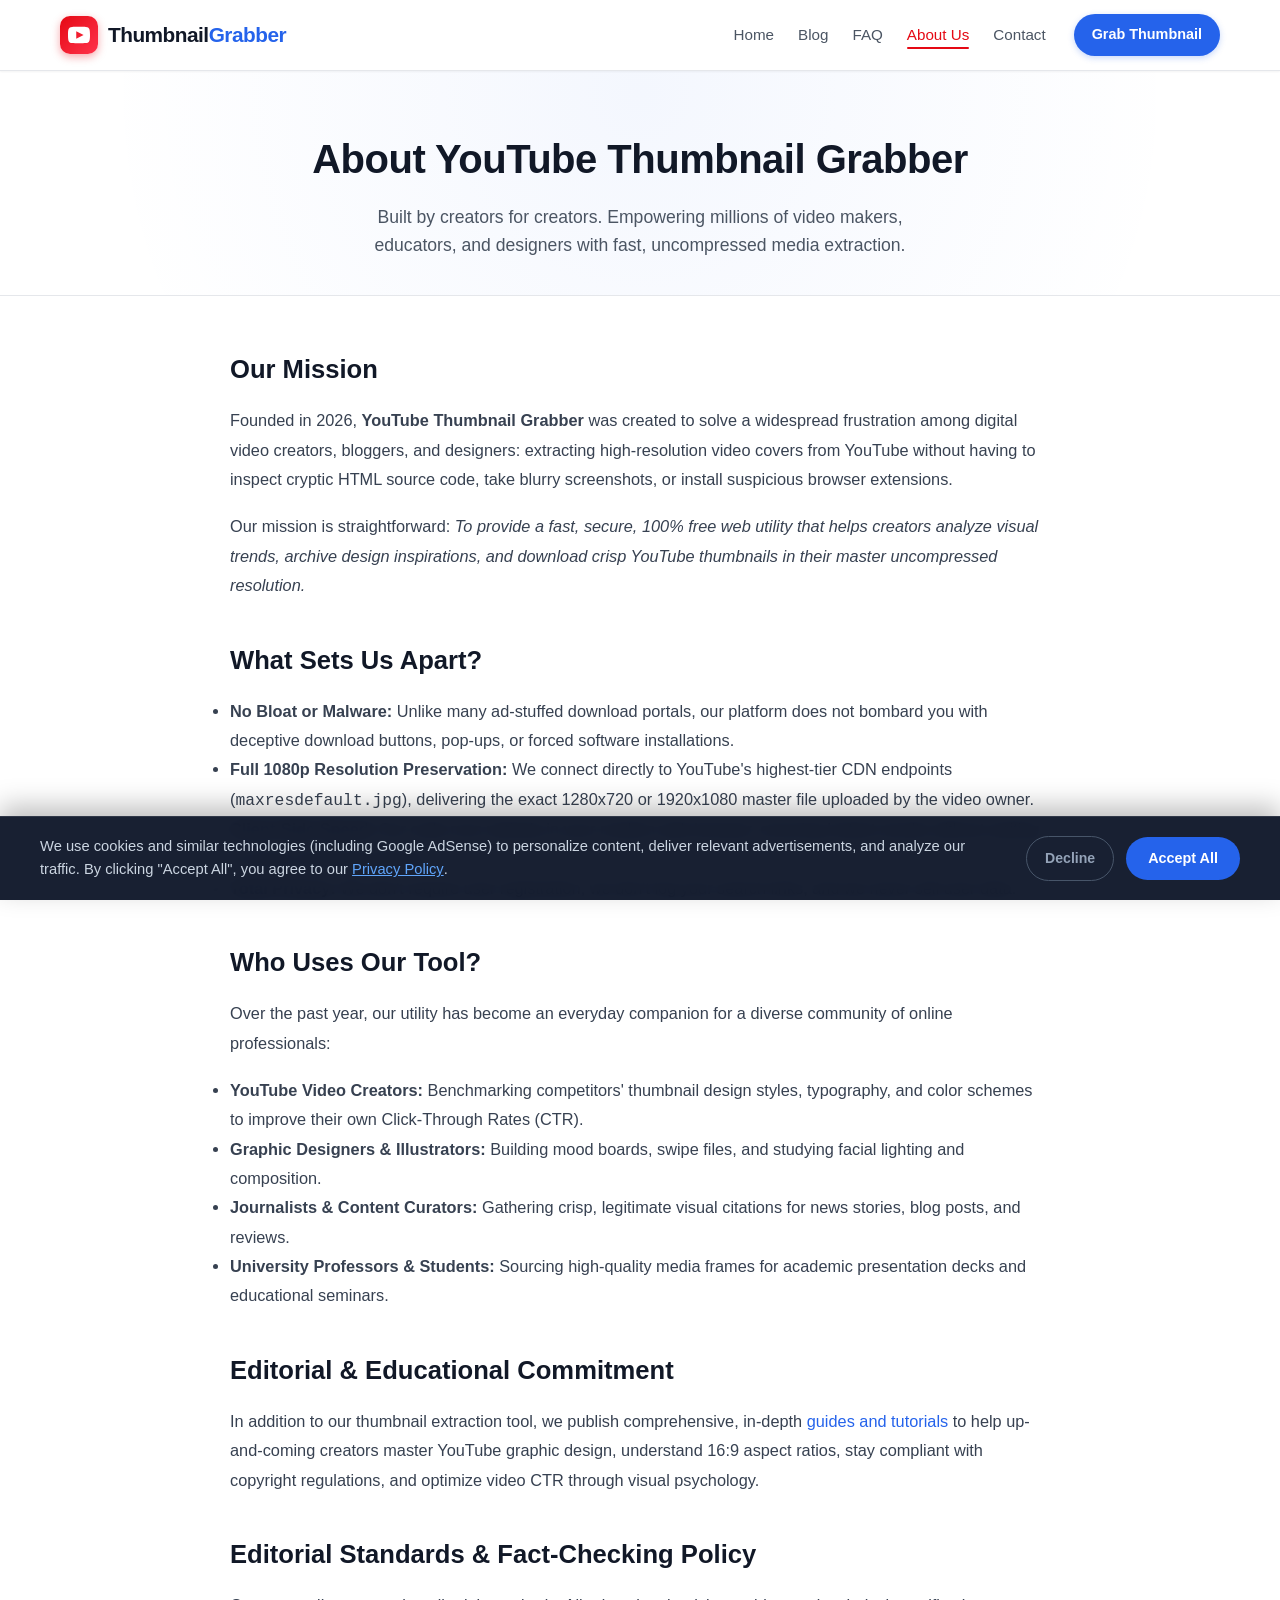
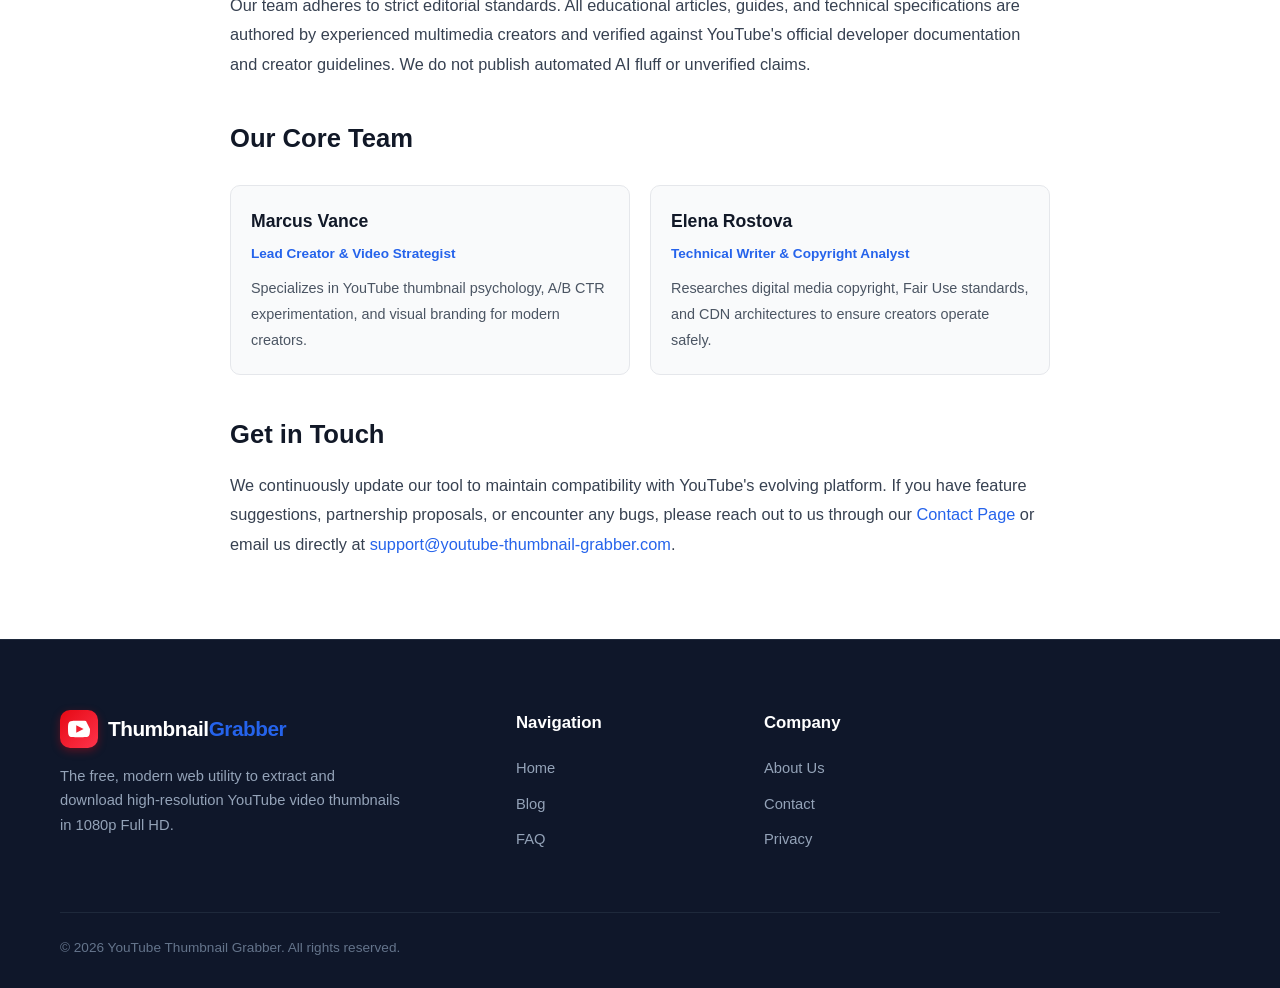
<file: about.html>
<!DOCTYPE html>
<html lang="en">
<head>
  <meta charset="UTF-8" />
  <meta name="viewport" content="width=device-width, initial-scale=1.0" />
  <title>About Us - YouTube Thumbnail Grabber</title>
  <meta name="description" content="Learn about YouTube Thumbnail Grabber, our mission to empower digital creators with free high-resolution utility tools, and our commitment to privacy and quality." />
  <!-- Google AdSense Account Verification & Auto Ads -->
  <meta name="google-adsense-account" content="ca-pub-XXXXXXXXXXXXXXXX" />
  <script async src="https://pagead2.googlesyndication.com/pagead/js/adsbygoogle.js?client=ca-pub-XXXXXXXXXXXXXXXX" crossorigin="anonymous"></script>

  <link rel="canonical" href="https://youtube-thumbnail-grabber.com/about.html" />
  <link rel="stylesheet" href="css/style.css" />
</head>
<body>

  <!-- Header -->
  <header class="site-header">
    <div class="container header-inner">
      <a href="index.html" class="logo">
        <div class="logo-badge">
          <svg viewBox="0 0 24 24">
            <path d="M19.615 3.184c-3.604-.246-11.631-.245-15.23 0-3.897.266-4.356 2.62-4.385 8.816.029 6.185.484 8.549 4.385 8.816 3.6.245 11.626.246 15.23 0 3.897-.266 4.356-2.62 4.385-8.816-.029-6.185-.484-8.549-4.385-8.816zm-10.615 12.816v-8l8 3.993-8 4.007z"/>
          </svg>
        </div>
        <span class="logo-text">Thumbnail<span class="dot-grabber">Grabber</span></span>
      </a>

      <button class="mobile-menu-btn" id="mobileMenuBtn" aria-label="Toggle navigation">
        <svg viewBox="0 0 24 24" fill="none" stroke="currentColor" stroke-width="2">
          <line x1="3" y1="12" x2="21" y2="12"></line>
          <line x1="3" y1="6" x2="21" y2="6"></line>
          <line x1="3" y1="18" x2="21" y2="18"></line>
        </svg>
      </button>

      <nav class="main-nav" id="mainNav">
        <ul class="nav-links">
          <li><a href="index.html">Home</a></li>
          <li><a href="blog.html">Blog</a></li>
          <li><a href="faq.html">FAQ</a></li>
          <li><a href="about.html" class="active">About Us</a></li>
          <li><a href="contact.html">Contact</a></li>
        </ul>
        <a href="index.html#grabberForm" class="header-cta-btn">Grab Thumbnail</a>
      </nav>
    </div>
  </header>

  <!-- Page Header -->
  <header class="page-header">
    <div class="container">
      <h1 class="page-title">About YouTube Thumbnail Grabber</h1>
      <p class="page-subtitle">Built by creators for creators. Empowering millions of video makers, educators, and designers with fast, uncompressed media extraction.</p>
    </div>
  </header>

  <!-- Content -->
  <main class="container">
    <div class="about-content-wrap">
      <h2>Our Mission</h2>
      <p>
        Founded in 2026, <strong>YouTube Thumbnail Grabber</strong> was created to solve a widespread frustration among digital video creators, bloggers, and designers: extracting high-resolution video covers from YouTube without having to inspect cryptic HTML source code, take blurry screenshots, or install suspicious browser extensions.
      </p>
      <p>
        Our mission is straightforward: <em>To provide a fast, secure, 100% free web utility that helps creators analyze visual trends, archive design inspirations, and download crisp YouTube thumbnails in their master uncompressed resolution.</em>
      </p>

      <h2>What Sets Us Apart?</h2>
      <ul>
        <li>
          <strong>No Bloat or Malware:</strong> Unlike many ad-stuffed download portals, our platform does not bombard you with deceptive download buttons, pop-ups, or forced software installations.
        </li>
        <li>
          <strong>Full 1080p Resolution Preservation:</strong> We connect directly to YouTube's highest-tier CDN endpoints (<code>maxresdefault.jpg</code>), delivering the exact 1280x720 or 1920x1080 master file uploaded by the video owner.
        </li>
        <li>
          <strong>Client-Side Speed:</strong> Our code runs natively in your modern web browser, ensuring instant results without waiting in server rendering queues.
        </li>
        <li>
          <strong>Total Privacy:</strong> We don't require user registration, we don't log your search links, and we never sell user data.
        </li>
      </ul>

      <h2>Who Uses Our Tool?</h2>
      <p>
        Over the past year, our utility has become an everyday companion for a diverse community of online professionals:
      </p>
      <ul>
        <li><strong>YouTube Video Creators:</strong> Benchmarking competitors' thumbnail design styles, typography, and color schemes to improve their own Click-Through Rates (CTR).</li>
        <li><strong>Graphic Designers & Illustrators:</strong> Building mood boards, swipe files, and studying facial lighting and composition.</li>
        <li><strong>Journalists & Content Curators:</strong> Gathering crisp, legitimate visual citations for news stories, blog posts, and reviews.</li>
        <li><strong>University Professors & Students:</strong> Sourcing high-quality media frames for academic presentation decks and educational seminars.</li>
      </ul>

      <h2>Editorial & Educational Commitment</h2>
      <p>
        In addition to our thumbnail extraction tool, we publish comprehensive, in-depth <a href="blog.html">guides and tutorials</a> to help up-and-coming creators master YouTube graphic design, understand 16:9 aspect ratios, stay compliant with copyright regulations, and optimize video CTR through visual psychology.
      </p>

      <h2>Editorial Standards & Fact-Checking Policy</h2>
      <p>
        Our team adheres to strict editorial standards. All educational articles, guides, and technical specifications are authored by experienced multimedia creators and verified against YouTube's official developer documentation and creator guidelines. We do not publish automated AI fluff or unverified claims.
      </p>

      <h2>Our Core Team</h2>
      <div style="display:grid; grid-template-columns:repeat(auto-fit, minmax(280px, 1fr)); gap:20px; margin:24px 0 36px;">
        <div style="background-color:var(--bg-surface); border:1px solid var(--border-light); border-radius:var(--radius-md); padding:20px;">
          <h4 style="font-size:1.1rem; color:var(--text-dark); margin-bottom:4px;">Marcus Vance</h4>
          <span style="font-size:0.85rem; color:var(--accent-blue); font-weight:600; display:block; margin-bottom:10px;">Lead Creator & Video Strategist</span>
          <p style="font-size:0.9rem; color:var(--text-secondary); margin:0;">Specializes in YouTube thumbnail psychology, A/B CTR experimentation, and visual branding for modern creators.</p>
        </div>
        <div style="background-color:var(--bg-surface); border:1px solid var(--border-light); border-radius:var(--radius-md); padding:20px;">
          <h4 style="font-size:1.1rem; color:var(--text-dark); margin-bottom:4px;">Elena Rostova</h4>
          <span style="font-size:0.85rem; color:var(--accent-blue); font-weight:600; display:block; margin-bottom:10px;">Technical Writer & Copyright Analyst</span>
          <p style="font-size:0.9rem; color:var(--text-secondary); margin:0;">Researches digital media copyright, Fair Use standards, and CDN architectures to ensure creators operate safely.</p>
        </div>
      </div>

      <h2>Get in Touch</h2>
      <p>
        We continuously update our tool to maintain compatibility with YouTube's evolving platform. If you have feature suggestions, partnership proposals, or encounter any bugs, please reach out to us through our <a href="contact.html">Contact Page</a> or email us directly at <a href="mailto:support@youtube-thumbnail-grabber.com">support@youtube-thumbnail-grabber.com</a>.
      </p>
    </div>
  </main>

  <!-- Footer -->
  <footer class="site-footer">
    <div class="container">
      <div class="footer-top">
        <div class="footer-brand">
          <a href="index.html" class="logo">
            <div class="logo-badge">
              <svg viewBox="0 0 24 24">
                <path d="M19.615 3.184c-3.604-.246-11.631-.245-15.23 0-3.897.266-4.356 2.62-4.385 8.816.029 6.185.484 8.549 4.385 8.816 3.6.245 11.626.246 15.23 0 3.897-.266 4.356-2.62 4.385-8.816zm-10.615 12.816v-8l8 3.993-8 4.007z"/>
              </svg>
            </div>
            <span class="logo-text">Thumbnail<span class="dot-grabber">Grabber</span></span>
          </a>
          <p class="footer-desc">The free, modern web utility to extract and download high-resolution YouTube video thumbnails in 1080p Full HD.</p>
        </div>
        <div>
          <h4 class="footer-heading">Navigation</h4>
          <ul class="footer-links">
            <li><a href="index.html">Home</a></li>
            <li><a href="blog.html">Blog</a></li>
            <li><a href="faq.html">FAQ</a></li>
          </ul>
        </div>
        <div>
          <h4 class="footer-heading">Company</h4>
          <ul class="footer-links">
            <li><a href="about.html">About Us</a></li>
            <li><a href="contact.html">Contact</a></li>
            <li><a href="privacy-policy.html">Privacy</a></li>
          </ul>
        </div>
      </div>
      <div class="footer-bottom">
        <div>&copy; 2026 YouTube Thumbnail Grabber. All rights reserved.</div>
      </div>
    </div>
  </footer>

  <!-- Cookie Consent Banner -->
  <div class="cookie-banner" id="cookieBanner" role="dialog" aria-label="Cookie consent">
    <div class="cookie-banner-inner">
      <div class="cookie-text">
        We use cookies and similar technologies (including Google AdSense) to personalize content, deliver relevant advertisements, and analyze our traffic. By clicking "Accept All", you agree to our <a href="privacy-policy.html">Privacy Policy</a>.
      </div>
      <div class="cookie-actions">
        <button type="button" class="btn-cookie-decline" id="btnCookieDecline">Decline</button>
        <button type="button" class="btn-cookie-accept" id="btnCookieAccept">Accept All</button>
      </div>
    </div>
  </div>

  <script src="js/thumbnail-extractor.js"></script>
</body>
</html>
</file>
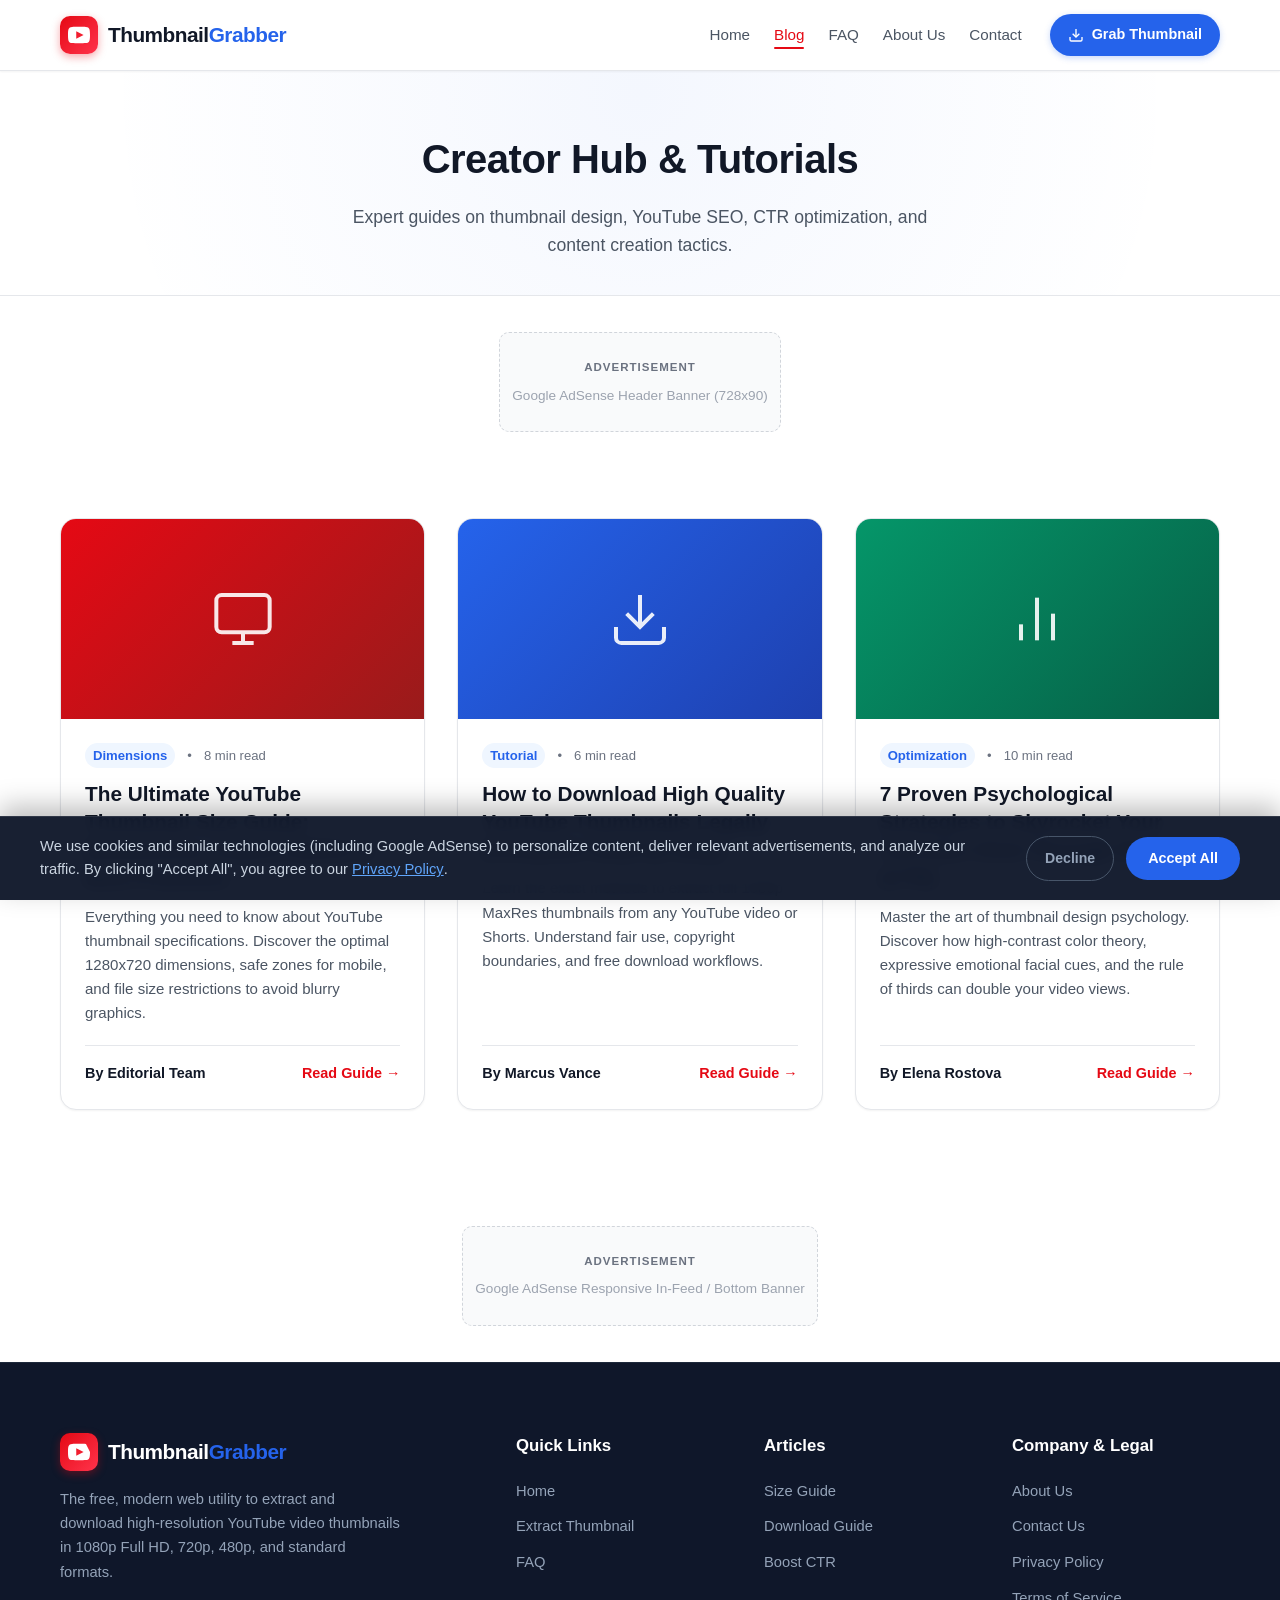
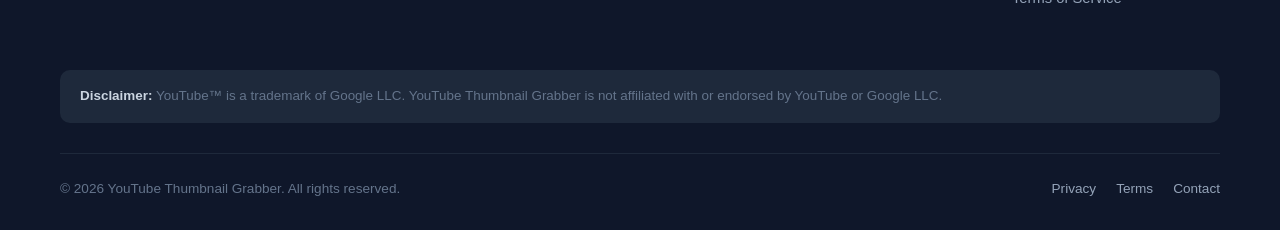
<file: blog.html>
<!DOCTYPE html>
<html lang="en">
<head>
  <meta charset="UTF-8" />
  <meta name="viewport" content="width=device-width, initial-scale=1.0" />
  <title>YouTube Creator Blog & Thumbnail Guides - YouTube Thumbnail Grabber</title>
  <meta name="description" content="In-depth tutorials, YouTube thumbnail size guides, CTR optimization strategies, and video marketing tips for YouTubers and content creators." />
  <!-- Google AdSense Account Verification & Auto Ads -->
  <meta name="google-adsense-account" content="ca-pub-XXXXXXXXXXXXXXXX" />
  <script async src="https://pagead2.googlesyndication.com/pagead/js/adsbygoogle.js?client=ca-pub-XXXXXXXXXXXXXXXX" crossorigin="anonymous"></script>

  <link rel="canonical" href="https://youtube-thumbnail-grabber.com/blog.html" />
  <link rel="stylesheet" href="css/style.css" />
</head>
<body>

  <!-- Header -->
  <header class="site-header">
    <div class="container header-inner">
      <a href="index.html" class="logo">
        <div class="logo-badge">
          <svg viewBox="0 0 24 24">
            <path d="M19.615 3.184c-3.604-.246-11.631-.245-15.23 0-3.897.266-4.356 2.62-4.385 8.816.029 6.185.484 8.549 4.385 8.816 3.6.245 11.626.246 15.23 0 3.897-.266 4.356-2.62 4.385-8.816-.029-6.185-.484-8.549-4.385-8.816zm-10.615 12.816v-8l8 3.993-8 4.007z"/>
          </svg>
        </div>
        <span class="logo-text">Thumbnail<span class="dot-grabber">Grabber</span></span>
      </a>

      <button class="mobile-menu-btn" id="mobileMenuBtn" aria-label="Toggle navigation">
        <svg viewBox="0 0 24 24" fill="none" stroke="currentColor" stroke-width="2">
          <line x1="3" y1="12" x2="21" y2="12"></line>
          <line x1="3" y1="6" x2="21" y2="6"></line>
          <line x1="3" y1="18" x2="21" y2="18"></line>
        </svg>
      </button>

      <nav class="main-nav" id="mainNav">
        <ul class="nav-links">
          <li><a href="index.html">Home</a></li>
          <li><a href="blog.html" class="active">Blog</a></li>
          <li><a href="faq.html">FAQ</a></li>
          <li><a href="about.html">About Us</a></li>
          <li><a href="contact.html">Contact</a></li>
        </ul>
        <a href="index.html#grabberForm" class="header-cta-btn">
          <svg viewBox="0 0 24 24" fill="none" stroke="currentColor" stroke-width="2" style="width:16px;height:16px;">
            <path d="M21 15v4a2 2 0 0 1-2 2H5a2 2 0 0 1-2-2v-4"></path>
            <polyline points="7 10 12 15 17 10"></polyline>
            <line x1="12" y1="15" x2="12" y2="3"></line>
          </svg>
          Grab Thumbnail
        </a>
      </nav>
    </div>
  </header>

  <!-- Page Header -->
  <header class="page-header">
    <div class="container">
      <h1 class="page-title">Creator Hub & Tutorials</h1>
      <p class="page-subtitle">Expert guides on thumbnail design, YouTube SEO, CTR optimization, and content creation tactics.</p>
    </div>
  </header>

  <!-- AdSense Banner -->
  <div class="ad-slot-wrapper">
    <div class="ad-box ad-leaderboard">
      <span class="ad-label">Advertisement</span>
      <div class="ad-placeholder-content">
        <span>Google AdSense Header Banner (728x90)</span>
      </div>
    </div>
  </div>

  <!-- Blog Grid -->
  <main class="container">
    <div class="blog-grid">
      <!-- Article 1 -->
      <article class="blog-card">
        <div class="blog-card-media grad-1">
          <svg viewBox="0 0 24 24" fill="none" stroke="currentColor" stroke-width="1.5">
            <rect x="2" y="3" width="20" height="14" rx="2" ry="2"></rect>
            <line x1="8" y1="21" x2="16" y2="21"></line>
            <line x1="12" y1="17" x2="12" y2="21"></line>
          </svg>
        </div>
        <div class="blog-card-body">
          <div class="blog-card-meta">
            <span class="blog-badge">Dimensions</span>
            <span>•</span>
            <span>8 min read</span>
          </div>
          <h2 class="blog-card-title">
            <a href="blog/youtube-thumbnail-size-guide.html">The Ultimate YouTube Thumbnail Size Guide: Dimensions, Aspect Ratios & Best Practices</a>
          </h2>
          <p class="blog-card-excerpt">
            Everything you need to know about YouTube thumbnail specifications. Discover the optimal 1280x720 dimensions, safe zones for mobile, and file size restrictions to avoid blurry graphics.
          </p>
          <div class="blog-card-footer">
            <span>By Editorial Team</span>
            <a href="blog/youtube-thumbnail-size-guide.html" class="blog-read-more">Read Guide &rarr;</a>
          </div>
        </div>
      </article>

      <!-- Article 2 -->
      <article class="blog-card">
        <div class="blog-card-media grad-2">
          <svg viewBox="0 0 24 24" fill="none" stroke="currentColor" stroke-width="1.5">
            <path d="M21 15v4a2 2 0 0 1-2 2H5a2 2 0 0 1-2-2v-4"></path>
            <polyline points="7 10 12 15 17 10"></polyline>
            <line x1="12" y1="15" x2="12" y2="3"></line>
          </svg>
        </div>
        <div class="blog-card-body">
          <div class="blog-card-meta">
            <span class="blog-badge">Tutorial</span>
            <span>•</span>
            <span>6 min read</span>
          </div>
          <h2 class="blog-card-title">
            <a href="blog/how-to-download-youtube-thumbnails.html">How to Download High Quality YouTube Thumbnails Legally (Complete Step-by-Step)</a>
          </h2>
          <p class="blog-card-excerpt">
            Learn the exact methods to extract full 1080p MaxRes thumbnails from any YouTube video or Shorts. Understand fair use, copyright boundaries, and free download workflows.
          </p>
          <div class="blog-card-footer">
            <span>By Marcus Vance</span>
            <a href="blog/how-to-download-youtube-thumbnails.html" class="blog-read-more">Read Guide &rarr;</a>
          </div>
        </div>
      </article>

      <!-- Article 3 -->
      <article class="blog-card">
        <div class="blog-card-media grad-3">
          <svg viewBox="0 0 24 24" fill="none" stroke="currentColor" stroke-width="1.5">
            <line x1="18" y1="20" x2="18" y2="10"></line>
            <line x1="12" y1="20" x2="12" y2="4"></line>
            <line x1="6" y1="20" x2="6" y2="14"></line>
          </svg>
        </div>
        <div class="blog-card-body">
          <div class="blog-card-meta">
            <span class="blog-badge">Optimization</span>
            <span>•</span>
            <span>10 min read</span>
          </div>
          <h2 class="blog-card-title">
            <a href="blog/increase-youtube-ctr-with-thumbnails.html">7 Proven Psychological Strategies to Skyrocket Your YouTube Click-Through Rate (CTR)</a>
          </h2>
          <p class="blog-card-excerpt">
            Master the art of thumbnail design psychology. Discover how high-contrast color theory, expressive emotional facial cues, and the rule of thirds can double your video views.
          </p>
          <div class="blog-card-footer">
            <span>By Elena Rostova</span>
            <a href="blog/increase-youtube-ctr-with-thumbnails.html" class="blog-read-more">Read Guide &rarr;</a>
          </div>
        </div>
      </article>
    </div>
  </main>

  <!-- AdSense Slot Bottom -->
  <div class="ad-slot-wrapper">
    <div class="ad-box ad-leaderboard">
      <span class="ad-label">Advertisement</span>
      <div class="ad-placeholder-content">
        <span>Google AdSense Responsive In-Feed / Bottom Banner</span>
      </div>
    </div>
  </div>

  <!-- Footer -->
  <footer class="site-footer">
    <div class="container">
      <div class="footer-top">
        <div class="footer-brand">
          <a href="index.html" class="logo">
            <div class="logo-badge">
              <svg viewBox="0 0 24 24">
                <path d="M19.615 3.184c-3.604-.246-11.631-.245-15.23 0-3.897.266-4.356 2.62-4.385 8.816.029 6.185.484 8.549 4.385 8.816 3.6.245 11.626.246 15.23 0 3.897-.266 4.356-2.62 4.385-8.816zm-10.615 12.816v-8l8 3.993-8 4.007z"/>
              </svg>
            </div>
            <span class="logo-text">Thumbnail<span class="dot-grabber">Grabber</span></span>
          </a>
          <p class="footer-desc">
            The free, modern web utility to extract and download high-resolution YouTube video thumbnails in 1080p Full HD, 720p, 480p, and standard formats.
          </p>
        </div>

        <div>
          <h4 class="footer-heading">Quick Links</h4>
          <ul class="footer-links">
            <li><a href="index.html">Home</a></li>
            <li><a href="index.html#grabberForm">Extract Thumbnail</a></li>
            <li><a href="faq.html">FAQ</a></li>
          </ul>
        </div>

        <div>
          <h4 class="footer-heading">Articles</h4>
          <ul class="footer-links">
            <li><a href="blog/youtube-thumbnail-size-guide.html">Size Guide</a></li>
            <li><a href="blog/how-to-download-youtube-thumbnails.html">Download Guide</a></li>
            <li><a href="blog/increase-youtube-ctr-with-thumbnails.html">Boost CTR</a></li>
          </ul>
        </div>

        <div>
          <h4 class="footer-heading">Company & Legal</h4>
          <ul class="footer-links">
            <li><a href="about.html">About Us</a></li>
            <li><a href="contact.html">Contact Us</a></li>
            <li><a href="privacy-policy.html">Privacy Policy</a></li>
            <li><a href="terms.html">Terms of Service</a></li>
          </ul>
        </div>
      </div>

      <div class="footer-disclaimer-box">
        <strong>Disclaimer:</strong> YouTube™ is a trademark of Google LLC. YouTube Thumbnail Grabber is not affiliated with or endorsed by YouTube or Google LLC.
      </div>

      <div class="footer-bottom">
        <div>&copy; 2026 YouTube Thumbnail Grabber. All rights reserved.</div>
        <div class="footer-bottom-links">
          <a href="privacy-policy.html">Privacy</a>
          <a href="terms.html">Terms</a>
          <a href="contact.html">Contact</a>
        </div>
      </div>
    </div>
  </footer>

  <!-- Cookie Consent Banner -->
  <div class="cookie-banner" id="cookieBanner" role="dialog" aria-label="Cookie consent">
    <div class="cookie-banner-inner">
      <div class="cookie-text">
        We use cookies and similar technologies (including Google AdSense) to personalize content, deliver relevant advertisements, and analyze our traffic. By clicking "Accept All", you agree to our <a href="privacy-policy.html">Privacy Policy</a>.
      </div>
      <div class="cookie-actions">
        <button type="button" class="btn-cookie-decline" id="btnCookieDecline">Decline</button>
        <button type="button" class="btn-cookie-accept" id="btnCookieAccept">Accept All</button>
      </div>
    </div>
  </div>

  <script src="js/thumbnail-extractor.js"></script>
</body>
</html>
</file>
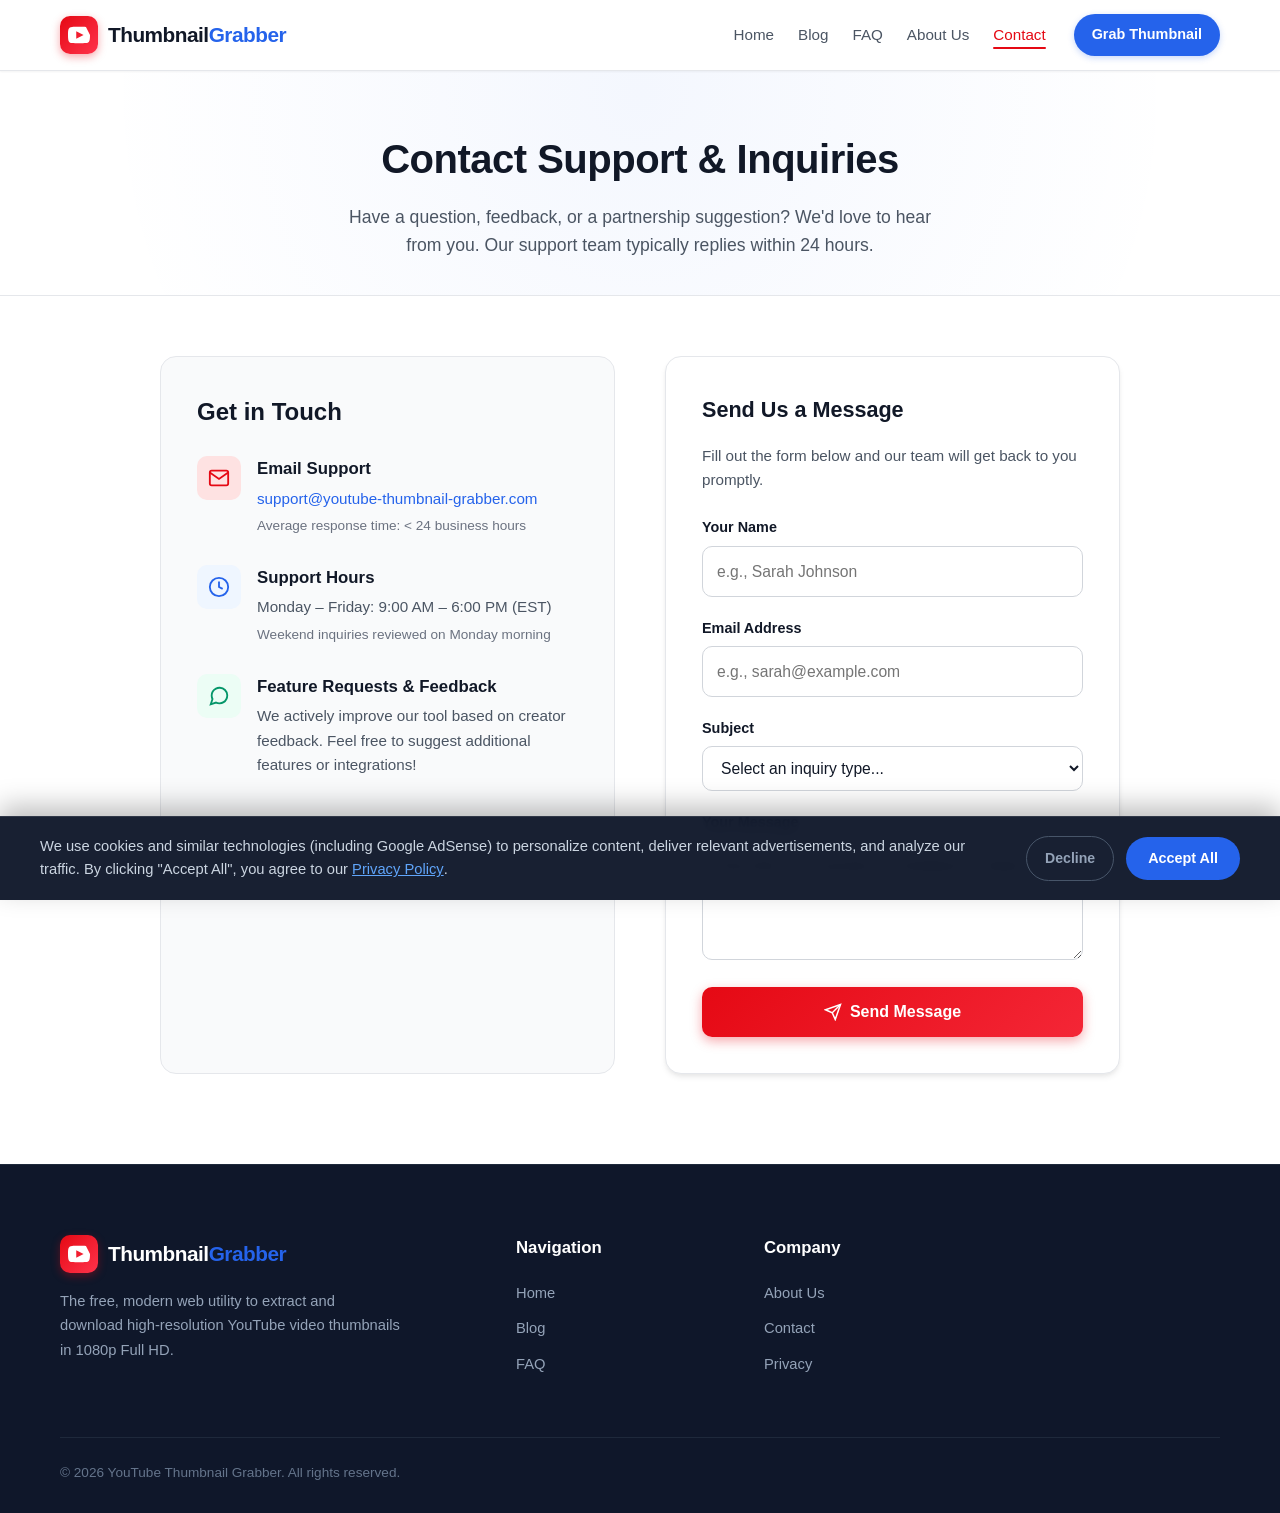
<file: contact.html>
<!DOCTYPE html>
<html lang="en">
<head>
  <meta charset="UTF-8" />
  <meta name="viewport" content="width=device-width, initial-scale=1.0" />
  <title>Contact Us - YouTube Thumbnail Grabber</title>
  <meta name="description" content="Get in touch with the YouTube Thumbnail Grabber team for support, feature inquiries, bug reports, or partnership opportunities." />
  <!-- Google AdSense Account Verification & Auto Ads -->
  <meta name="google-adsense-account" content="ca-pub-XXXXXXXXXXXXXXXX" />
  <script async src="https://pagead2.googlesyndication.com/pagead/js/adsbygoogle.js?client=ca-pub-XXXXXXXXXXXXXXXX" crossorigin="anonymous"></script>

  <link rel="canonical" href="https://youtube-thumbnail-grabber.com/contact.html" />
  <link rel="stylesheet" href="css/style.css" />
</head>
<body>

  <!-- Header -->
  <header class="site-header">
    <div class="container header-inner">
      <a href="index.html" class="logo">
        <div class="logo-badge">
          <svg viewBox="0 0 24 24">
            <path d="M19.615 3.184c-3.604-.246-11.631-.245-15.23 0-3.897.266-4.356 2.62-4.385 8.816.029 6.185.484 8.549 4.385 8.816 3.6.245 11.626.246 15.23 0 3.897-.266 4.356-2.62 4.385-8.816zm-10.615 12.816v-8l8 3.993-8 4.007z"/>
          </svg>
        </div>
        <span class="logo-text">Thumbnail<span class="dot-grabber">Grabber</span></span>
      </a>

      <button class="mobile-menu-btn" id="mobileMenuBtn" aria-label="Toggle navigation">
        <svg viewBox="0 0 24 24" fill="none" stroke="currentColor" stroke-width="2">
          <line x1="3" y1="12" x2="21" y2="12"></line>
          <line x1="3" y1="6" x2="21" y2="6"></line>
          <line x1="3" y1="18" x2="21" y2="18"></line>
        </svg>
      </button>

      <nav class="main-nav" id="mainNav">
        <ul class="nav-links">
          <li><a href="index.html">Home</a></li>
          <li><a href="blog.html">Blog</a></li>
          <li><a href="faq.html">FAQ</a></li>
          <li><a href="about.html">About Us</a></li>
          <li><a href="contact.html" class="active">Contact</a></li>
        </ul>
        <a href="index.html#grabberForm" class="header-cta-btn">Grab Thumbnail</a>
      </nav>
    </div>
  </header>

  <!-- Page Header -->
  <header class="page-header">
    <div class="container">
      <h1 class="page-title">Contact Support & Inquiries</h1>
      <p class="page-subtitle">Have a question, feedback, or a partnership suggestion? We'd love to hear from you. Our support team typically replies within 24 hours.</p>
    </div>
  </header>

  <!-- Main Content Layout -->
  <main class="container">
    <div class="contact-layout">
      <!-- Contact Info Sidebar -->
      <div class="contact-info-card">
        <h2 style="font-size:1.5rem; font-weight:800; color:var(--text-dark); margin-bottom:24px;">Get in Touch</h2>
        
        <div class="contact-item">
          <div class="contact-item-icon">
            <svg viewBox="0 0 24 24" fill="none" stroke="currentColor" stroke-width="2">
              <path d="M4 4h16c1.1 0 2 .9 2 2v12c0 1.1-.9 2-2 2H4c-1.1 0-2-.9-2-2V6c0-1.1.9-2 2-2z"></path>
              <polyline points="22,6 12,13 2,6"></polyline>
            </svg>
          </div>
          <div class="contact-item-info">
            <h4>Email Support</h4>
            <p><a href="mailto:support@youtube-thumbnail-grabber.com">support@youtube-thumbnail-grabber.com</a></p>
            <p style="font-size:0.85rem; color:var(--text-muted); margin-top:4px;">Average response time: &lt; 24 business hours</p>
          </div>
        </div>

        <div class="contact-item">
          <div class="contact-item-icon" style="background-color:var(--accent-blue-light); color:var(--accent-blue);">
            <svg viewBox="0 0 24 24" fill="none" stroke="currentColor" stroke-width="2">
              <circle cx="12" cy="12" r="10"></circle>
              <polyline points="12 6 12 12 16 14"></polyline>
            </svg>
          </div>
          <div class="contact-item-info">
            <h4>Support Hours</h4>
            <p>Monday – Friday: 9:00 AM – 6:00 PM (EST)</p>
            <p style="font-size:0.85rem; color:var(--text-muted); margin-top:4px;">Weekend inquiries reviewed on Monday morning</p>
          </div>
        </div>

        <div class="contact-item">
          <div class="contact-item-icon" style="background-color:#ECFDF5; color:#059669;">
            <svg viewBox="0 0 24 24" fill="none" stroke="currentColor" stroke-width="2">
              <path d="M21 11.5a8.38 8.38 0 0 1-.9 3.8 8.5 8.5 0 0 1-7.6 4.7 8.38 8.38 0 0 1-3.8-.9L3 21l1.9-5.7a8.38 8.38 0 0 1-.9-3.8 8.5 8.5 0 0 1 4.7-7.6 8.38 8.38 0 0 1 3.8-.9h.5a8.48 8.48 0 0 1 8 8v.5z"></path>
            </svg>
          </div>
          <div class="contact-item-info">
            <h4>Feature Requests & Feedback</h4>
            <p>We actively improve our tool based on creator feedback. Feel free to suggest additional features or integrations!</p>
          </div>
        </div>
      </div>

      <!-- Contact Form -->
      <div class="contact-form-card">
        <h3 style="font-size:1.35rem; font-weight:800; color:var(--text-dark); margin-bottom:16px;">Send Us a Message</h3>
        <p style="color:var(--text-secondary); font-size:0.95rem; margin-bottom:24px;">Fill out the form below and our team will get back to you promptly.</p>

        <form id="contactForm" onsubmit="handleContactSubmit(event)">
          <div class="form-group">
            <label class="form-label" for="contactName">Your Name</label>
            <input type="text" id="contactName" class="form-input" placeholder="e.g., Sarah Johnson" required />
          </div>

          <div class="form-group">
            <label class="form-label" for="contactEmail">Email Address</label>
            <input type="email" id="contactEmail" class="form-input" placeholder="e.g., sarah@example.com" required />
          </div>

          <div class="form-group">
            <label class="form-label" for="contactSubject">Subject</label>
            <select id="contactSubject" class="form-input" required>
              <option value="">Select an inquiry type...</option>
              <option value="support">Technical Support / Bug Report</option>
              <option value="feature">Feature Request</option>
              <option value="business">Business / Advertising Inquiry</option>
              <option value="copyright">Copyright / DMCA Query</option>
              <option value="other">General Question</option>
            </select>
          </div>

          <div class="form-group">
            <label class="form-label" for="contactMessage">Your Message</label>
            <textarea id="contactMessage" class="form-textarea" placeholder="Describe your question or feedback in detail..." required></textarea>
          </div>

          <button type="submit" class="btn-submit" id="btnContactSubmit" style="width:100%; justify-content:center;">
            <svg viewBox="0 0 24 24" fill="none" stroke="currentColor" stroke-width="2" style="width:18px;height:18px;">
              <line x1="22" y1="2" x2="11" y2="13"></line>
              <polygon points="22 2 15 22 11 13 2 9 22 2"></polygon>
            </svg>
            Send Message
          </button>
        </form>

        <div id="contactSuccessMsg" style="display:none; margin-top:20px; padding:16px; background-color:#ECFDF5; border:1px solid #A7F3D0; border-radius:var(--radius-md); color:#065F46; font-size:0.95rem;">
          <strong>Thank you!</strong> Your message has been sent successfully. We will reply to your email shortly.
        </div>
      </div>
    </div>
  </main>

  <!-- Footer -->
  <footer class="site-footer">
    <div class="container">
      <div class="footer-top">
        <div class="footer-brand">
          <a href="index.html" class="logo">
            <div class="logo-badge">
              <svg viewBox="0 0 24 24">
                <path d="M19.615 3.184c-3.604-.246-11.631-.245-15.23 0-3.897.266-4.356 2.62-4.385 8.816.029 6.185.484 8.549 4.385 8.816 3.6.245 11.626.246 15.23 0 3.897-.266 4.356-2.62 4.385-8.816zm-10.615 12.816v-8l8 3.993-8 4.007z"/>
              </svg>
            </div>
            <span class="logo-text">Thumbnail<span class="dot-grabber">Grabber</span></span>
          </a>
          <p class="footer-desc">The free, modern web utility to extract and download high-resolution YouTube video thumbnails in 1080p Full HD.</p>
        </div>
        <div>
          <h4 class="footer-heading">Navigation</h4>
          <ul class="footer-links">
            <li><a href="index.html">Home</a></li>
            <li><a href="blog.html">Blog</a></li>
            <li><a href="faq.html">FAQ</a></li>
          </ul>
        </div>
        <div>
          <h4 class="footer-heading">Company</h4>
          <ul class="footer-links">
            <li><a href="about.html">About Us</a></li>
            <li><a href="contact.html">Contact</a></li>
            <li><a href="privacy-policy.html">Privacy</a></li>
          </ul>
        </div>
      </div>
      <div class="footer-bottom">
        <div>&copy; 2026 YouTube Thumbnail Grabber. All rights reserved.</div>
      </div>
    </div>
  </footer>

  <!-- Cookie Consent Banner -->
  <div class="cookie-banner" id="cookieBanner" role="dialog" aria-label="Cookie consent">
    <div class="cookie-banner-inner">
      <div class="cookie-text">
        We use cookies and similar technologies (including Google AdSense) to personalize content, deliver relevant advertisements, and analyze our traffic. By clicking "Accept All", you agree to our <a href="privacy-policy.html">Privacy Policy</a>.
      </div>
      <div class="cookie-actions">
        <button type="button" class="btn-cookie-decline" id="btnCookieDecline">Decline</button>
        <button type="button" class="btn-cookie-accept" id="btnCookieAccept">Accept All</button>
      </div>
    </div>
  </div>

  <script src="js/thumbnail-extractor.js"></script>
  <script>
    function handleContactSubmit(e) {
      e.preventDefault();
      const btn = document.getElementById('btnContactSubmit');
      btn.disabled = true;
      btn.innerHTML = 'Sending...';

      setTimeout(() => {
        document.getElementById('contactForm').style.display = 'none';
        document.getElementById('contactSuccessMsg').style.display = 'block';
      }, 700);
    }
  </script>
</body>
</html>
</file>
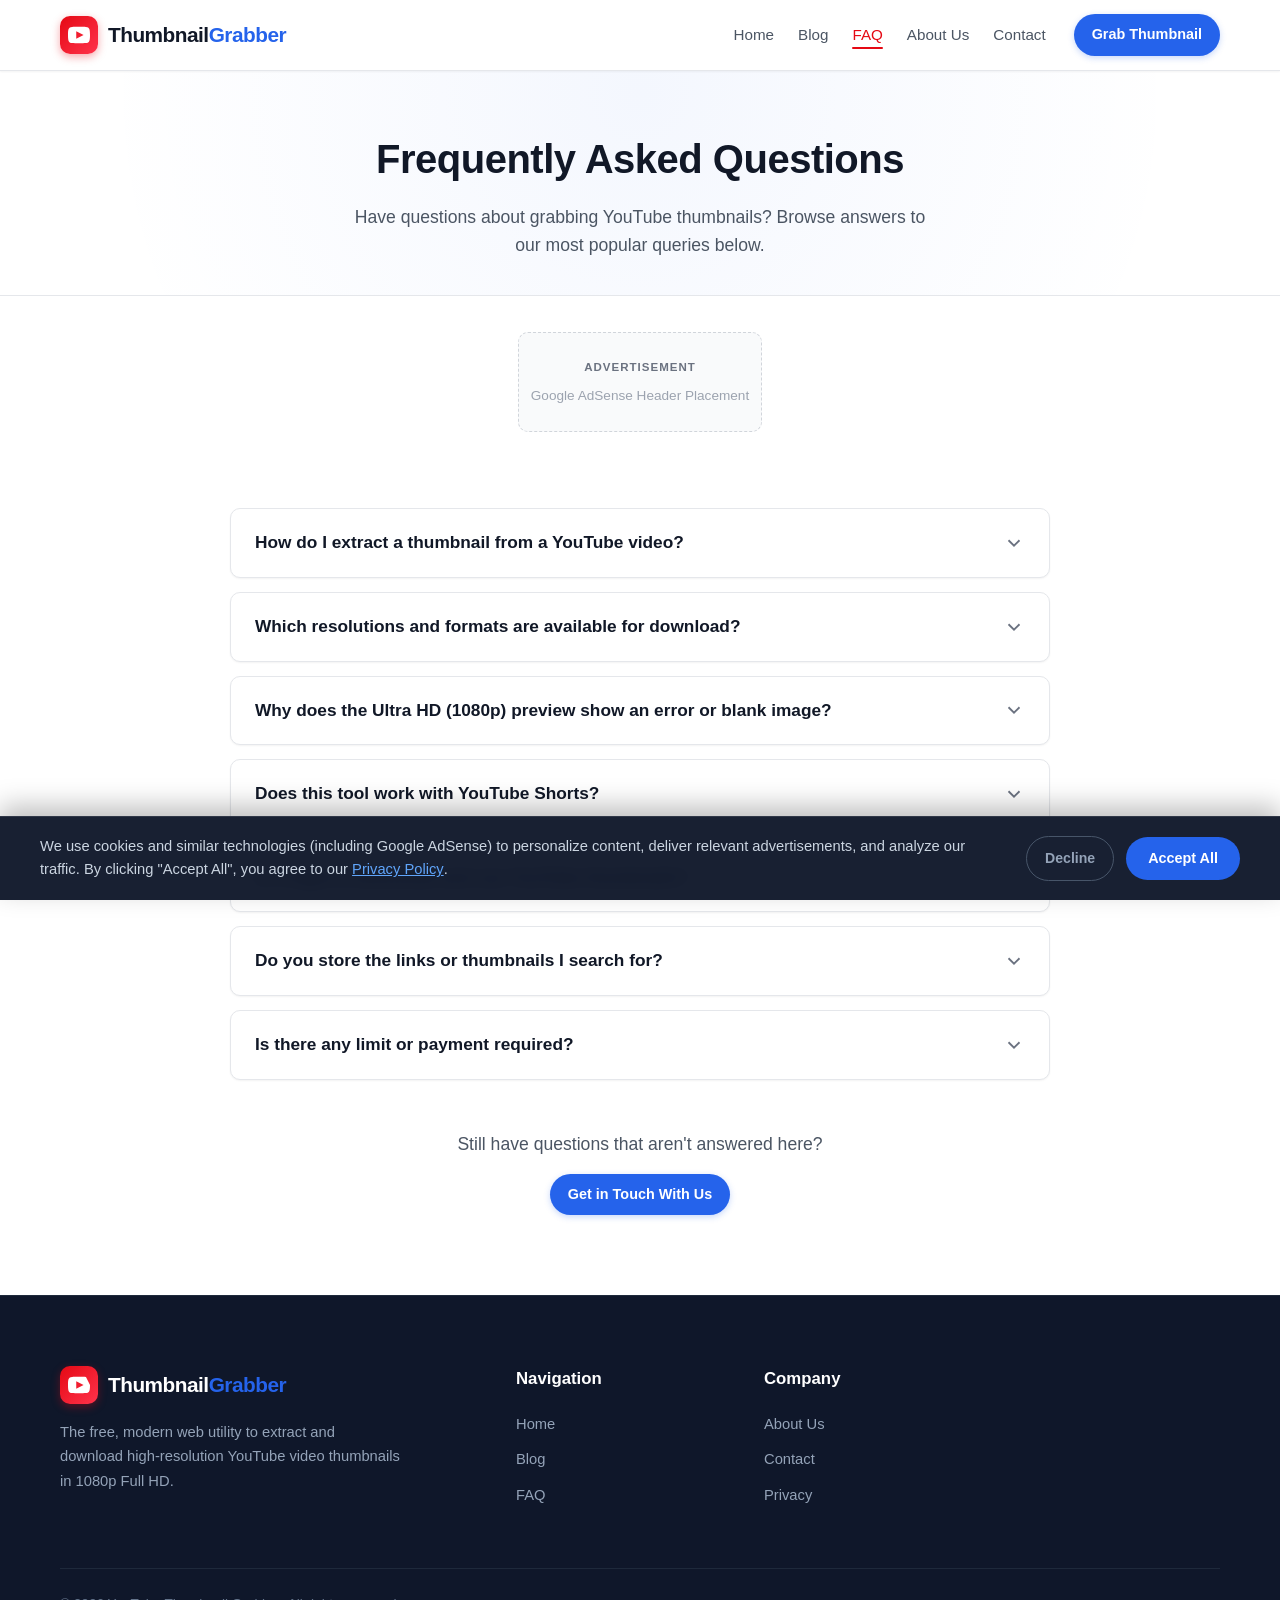
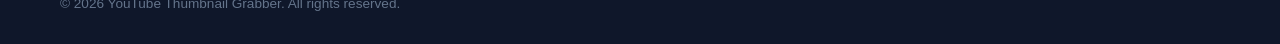
<file: faq.html>
<!DOCTYPE html>
<html lang="en">
<head>
  <meta charset="UTF-8" />
  <meta name="viewport" content="width=device-width, initial-scale=1.0" />
  <title>Frequently Asked Questions (FAQ) - YouTube Thumbnail Grabber</title>
  <meta name="description" content="Find answers to all common questions about downloading YouTube thumbnails in 1080p Full HD, supported video formats, legal copyright policies, and mobile compatibility." />
  <!-- Google AdSense Account Verification & Auto Ads -->
  <meta name="google-adsense-account" content="ca-pub-XXXXXXXXXXXXXXXX" />
  <script async src="https://pagead2.googlesyndication.com/pagead/js/adsbygoogle.js?client=ca-pub-XXXXXXXXXXXXXXXX" crossorigin="anonymous"></script>

  <link rel="canonical" href="https://youtube-thumbnail-grabber.com/faq.html" />
  <link rel="stylesheet" href="css/style.css" />
  <script type="application/ld+json">
  {
    "@context": "https://schema.org",
    "@type": "FAQPage",
    "mainEntity": [
      {
        "@type": "Question",
        "name": "How does YouTube Thumbnail Grabber work?",
        "acceptedAnswer": {
          "@type": "Answer",
          "text": "Our web application parses the unique 11-character video ID from any YouTube URL you provide and connects to YouTube's public image CDN to retrieve the original uploaded graphics in all available resolutions."
        }
      },
      {
        "@type": "Question",
        "name": "Why is the 1080p thumbnail not appearing for some older videos?",
        "acceptedAnswer": {
          "@type": "Answer",
          "text": "YouTube only generates the maxresdefault.jpg file if the video uploader uploaded a custom graphic of at least 1280x720 pixels. If an automatic snapshot or lower resolution was uploaded, the 1080p version does not exist, and you should select the 480p or 360p option."
        }
      },
      {
        "@type": "Question",
        "name": "Can I use this tool on an iPhone, iPad, or Android phone?",
        "acceptedAnswer": {
          "@type": "Answer",
          "text": "Yes! The site is fully mobile-responsive. On mobile browsers, tap 'Download Image' to save the graphic directly to your camera roll or downloads folder."
        }
      },
      {
        "@type": "Question",
        "name": "Is there a limit on how many thumbnails I can download?",
        "acceptedAnswer": {
          "@type": "Answer",
          "text": "No. Our service is completely free and unlimited. You can extract and download as many thumbnails as you need."
        }
      }
    ]
  }
  </script>
</head>
<body>

  <!-- Header -->
  <header class="site-header">
    <div class="container header-inner">
      <a href="index.html" class="logo">
        <div class="logo-badge">
          <svg viewBox="0 0 24 24">
            <path d="M19.615 3.184c-3.604-.246-11.631-.245-15.23 0-3.897.266-4.356 2.62-4.385 8.816.029 6.185.484 8.549 4.385 8.816 3.6.245 11.626.246 15.23 0 3.897-.266 4.356-2.62 4.385-8.816-.029-6.185-.484-8.549-4.385-8.816zm-10.615 12.816v-8l8 3.993-8 4.007z"/>
          </svg>
        </div>
        <span class="logo-text">Thumbnail<span class="dot-grabber">Grabber</span></span>
      </a>

      <button class="mobile-menu-btn" id="mobileMenuBtn" aria-label="Toggle navigation">
        <svg viewBox="0 0 24 24" fill="none" stroke="currentColor" stroke-width="2">
          <line x1="3" y1="12" x2="21" y2="12"></line>
          <line x1="3" y1="6" x2="21" y2="6"></line>
          <line x1="3" y1="18" x2="21" y2="18"></line>
        </svg>
      </button>

      <nav class="main-nav" id="mainNav">
        <ul class="nav-links">
          <li><a href="index.html">Home</a></li>
          <li><a href="blog.html">Blog</a></li>
          <li><a href="faq.html" class="active">FAQ</a></li>
          <li><a href="about.html">About Us</a></li>
          <li><a href="contact.html">Contact</a></li>
        </ul>
        <a href="index.html#grabberForm" class="header-cta-btn">Grab Thumbnail</a>
      </nav>
    </div>
  </header>

  <!-- Page Header -->
  <header class="page-header">
    <div class="container">
      <h1 class="page-title">Frequently Asked Questions</h1>
      <p class="page-subtitle">Have questions about grabbing YouTube thumbnails? Browse answers to our most popular queries below.</p>
    </div>
  </header>

  <!-- AdSense Banner -->
  <div class="ad-slot-wrapper">
    <div class="ad-box ad-leaderboard">
      <span class="ad-label">Advertisement</span>
      <div class="ad-placeholder-content">
        <span>Google AdSense Header Placement</span>
      </div>
    </div>
  </div>

  <!-- FAQ Main Content -->
  <main class="container" style="margin:40px auto 80px;">
    <div class="faq-accordion-container">
      <div class="faq-item">
        <button class="faq-question">
          <span>How do I extract a thumbnail from a YouTube video?</span>
          <svg class="faq-icon" viewBox="0 0 24 24" fill="none" stroke="currentColor" stroke-width="2">
            <polyline points="6 9 12 15 18 9"></polyline>
          </svg>
        </button>
        <div class="faq-answer">
          <div class="faq-answer-inner">
            Copy the link to the YouTube video from your web browser address bar or mobile YouTube app (via Share &gt; Copy Link). Paste the link into the search box on our <a href="index.html">homepage</a> and click "Get Thumbnails". All available resolutions will be extracted instantly.
          </div>
        </div>
      </div>

      <div class="faq-item">
        <button class="faq-question">
          <span>Which resolutions and formats are available for download?</span>
          <svg class="faq-icon" viewBox="0 0 24 24" fill="none" stroke="currentColor" stroke-width="2">
            <polyline points="6 9 12 15 18 9"></polyline>
          </svg>
        </button>
        <div class="faq-answer">
          <div class="faq-answer-inner">
            We extract all five standard resolution variations provided by YouTube's image CDN:
            <ul style="margin:10px 0 10px 20px;">
              <li><strong>Ultra HD (maxresdefault.jpg):</strong> 1280 × 720 px</li>
              <li><strong>Standard Definition (sddefault.jpg):</strong> 640 × 480 px</li>
              <li><strong>High Quality (hqdefault.jpg):</strong> 480 × 360 px</li>
              <li><strong>Medium Quality (mqdefault.jpg):</strong> 320 × 180 px</li>
              <li><strong>Normal / Small (default.jpg):</strong> 120 × 90 px</li>
            </ul>
            All images are provided in standard JPEG format, ensuring universal compatibility with all operating systems and editing software.
          </div>
        </div>
      </div>

      <div class="faq-item">
        <button class="faq-question">
          <span>Why does the Ultra HD (1080p) preview show an error or blank image?</span>
          <svg class="faq-icon" viewBox="0 0 24 24" fill="none" stroke="currentColor" stroke-width="2">
            <polyline points="6 9 12 15 18 9"></polyline>
          </svg>
        </button>
        <div class="faq-answer">
          <div class="faq-answer-inner">
            YouTube only generates a <code>maxresdefault.jpg</code> file if the video creator uploaded a custom thumbnail that was at least 1280x720 pixels. If the creator chose an auto-selected frame or uploaded a low-resolution graphic, YouTube will not have a maxres version. In these instances, simply download the Standard (SD) or High Quality (HQ) versions.
          </div>
        </div>
      </div>

      <div class="faq-item">
        <button class="faq-question">
          <span>Does this tool work with YouTube Shorts?</span>
          <svg class="faq-icon" viewBox="0 0 24 24" fill="none" stroke="currentColor" stroke-width="2">
            <polyline points="6 9 12 15 18 9"></polyline>
          </svg>
        </button>
        <div class="faq-answer">
          <div class="faq-answer-inner">
            Yes! YouTube Shorts have standard video IDs. You can paste any Shorts link (e.g., <code>https://www.youtube.com/shorts/VIDEO_ID</code>) and our extractor will decode and retrieve the thumbnail graphic automatically.
          </div>
        </div>
      </div>

      <div class="faq-item">
        <button class="faq-question">
          <span>Is it legal to download and use YouTube thumbnails?</span>
          <svg class="faq-icon" viewBox="0 0 24 24" fill="none" stroke="currentColor" stroke-width="2">
            <polyline points="6 9 12 15 18 9"></polyline>
          </svg>
        </button>
        <div class="faq-answer">
          <div class="faq-answer-inner">
            Downloading thumbnails for personal reference, research, presentations, educational critique, or fair use blogging is permissible. However, you do not own the copyright. You may not re-upload another creator's thumbnail as your own video cover or use it for commercial merchandise without the copyright owner's explicit written permission.
          </div>
        </div>
      </div>

      <div class="faq-item">
        <button class="faq-question">
          <span>Do you store the links or thumbnails I search for?</span>
          <svg class="faq-icon" viewBox="0 0 24 24" fill="none" stroke="currentColor" stroke-width="2">
            <polyline points="6 9 12 15 18 9"></polyline>
          </svg>
        </button>
        <div class="faq-answer">
          <div class="faq-answer-inner">
            No. Our tool operates client-side in your browser. We never store, track, or share your search history or video URLs. Your usage is 100% anonymous and private.
          </div>
        </div>
      </div>

      <div class="faq-item">
        <button class="faq-question">
          <span>Is there any limit or payment required?</span>
          <svg class="faq-icon" viewBox="0 0 24 24" fill="none" stroke="currentColor" stroke-width="2">
            <polyline points="6 9 12 15 18 9"></polyline>
          </svg>
        </button>
        <div class="faq-answer">
          <div class="faq-answer-inner">
            No, YouTube Thumbnail Grabber is completely free to use. There are no registration forms, no daily download limits, and no paid tiers.
          </div>
        </div>
      </div>
    </div>

    <!-- Still have questions callout -->
    <div style="text-align:center; margin-top:50px;">
      <p style="font-size:1.1rem; color:var(--text-secondary); margin-bottom:16px;">
        Still have questions that aren't answered here?
      </p>
      <a href="contact.html" class="header-cta-btn" style="display:inline-flex;">Get in Touch With Us</a>
    </div>
  </main>

  <!-- Footer -->
  <footer class="site-footer">
    <div class="container">
      <div class="footer-top">
        <div class="footer-brand">
          <a href="index.html" class="logo">
            <div class="logo-badge">
              <svg viewBox="0 0 24 24">
                <path d="M19.615 3.184c-3.604-.246-11.631-.245-15.23 0-3.897.266-4.356 2.62-4.385 8.816.029 6.185.484 8.549 4.385 8.816 3.6.245 11.626.246 15.23 0 3.897-.266 4.356-2.62 4.385-8.816zm-10.615 12.816v-8l8 3.993-8 4.007z"/>
              </svg>
            </div>
            <span class="logo-text">Thumbnail<span class="dot-grabber">Grabber</span></span>
          </a>
          <p class="footer-desc">The free, modern web utility to extract and download high-resolution YouTube video thumbnails in 1080p Full HD.</p>
        </div>
        <div>
          <h4 class="footer-heading">Navigation</h4>
          <ul class="footer-links">
            <li><a href="index.html">Home</a></li>
            <li><a href="blog.html">Blog</a></li>
            <li><a href="faq.html">FAQ</a></li>
          </ul>
        </div>
        <div>
          <h4 class="footer-heading">Company</h4>
          <ul class="footer-links">
            <li><a href="about.html">About Us</a></li>
            <li><a href="contact.html">Contact</a></li>
            <li><a href="privacy-policy.html">Privacy</a></li>
          </ul>
        </div>
      </div>
      <div class="footer-bottom">
        <div>&copy; 2026 YouTube Thumbnail Grabber. All rights reserved.</div>
      </div>
    </div>
  </footer>

  <!-- Cookie Consent Banner -->
  <div class="cookie-banner" id="cookieBanner" role="dialog" aria-label="Cookie consent">
    <div class="cookie-banner-inner">
      <div class="cookie-text">
        We use cookies and similar technologies (including Google AdSense) to personalize content, deliver relevant advertisements, and analyze our traffic. By clicking "Accept All", you agree to our <a href="privacy-policy.html">Privacy Policy</a>.
      </div>
      <div class="cookie-actions">
        <button type="button" class="btn-cookie-decline" id="btnCookieDecline">Decline</button>
        <button type="button" class="btn-cookie-accept" id="btnCookieAccept">Accept All</button>
      </div>
    </div>
  </div>

  <script src="js/thumbnail-extractor.js"></script>
</body>
</html>
</file>
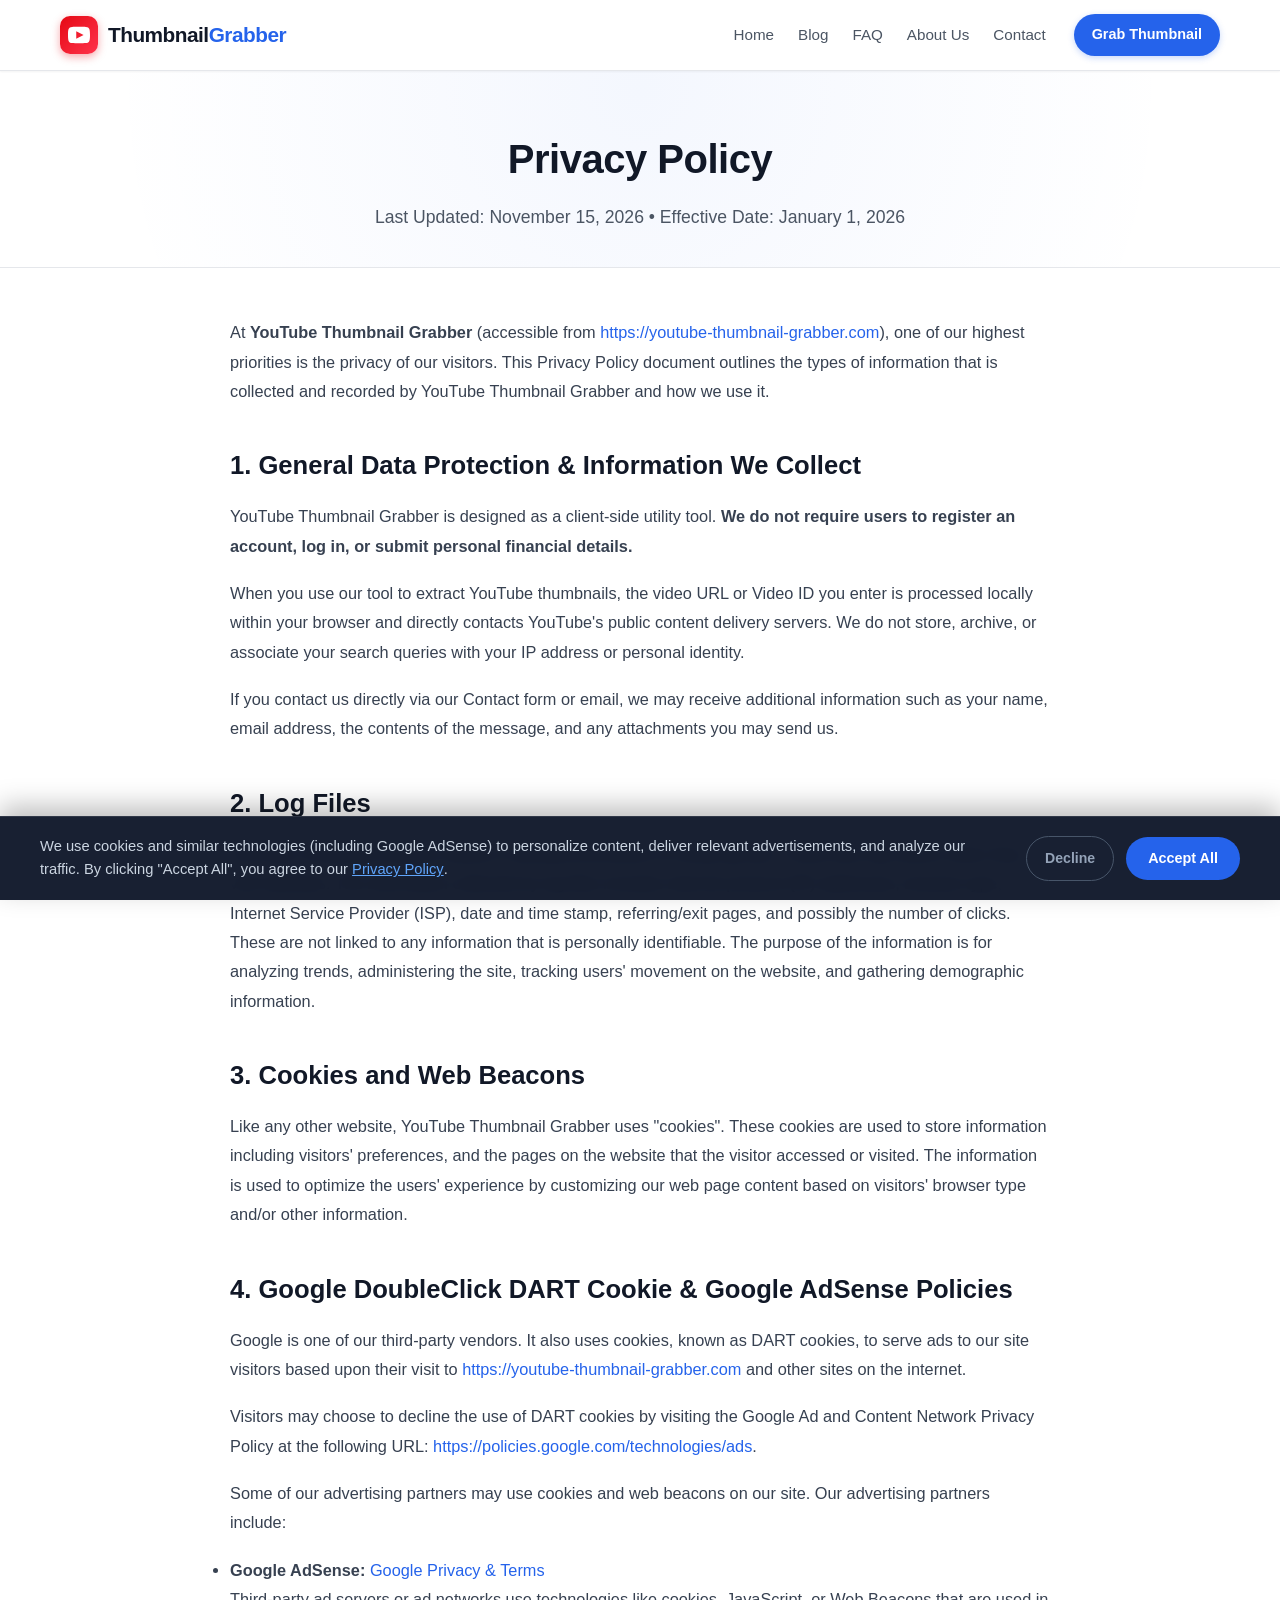
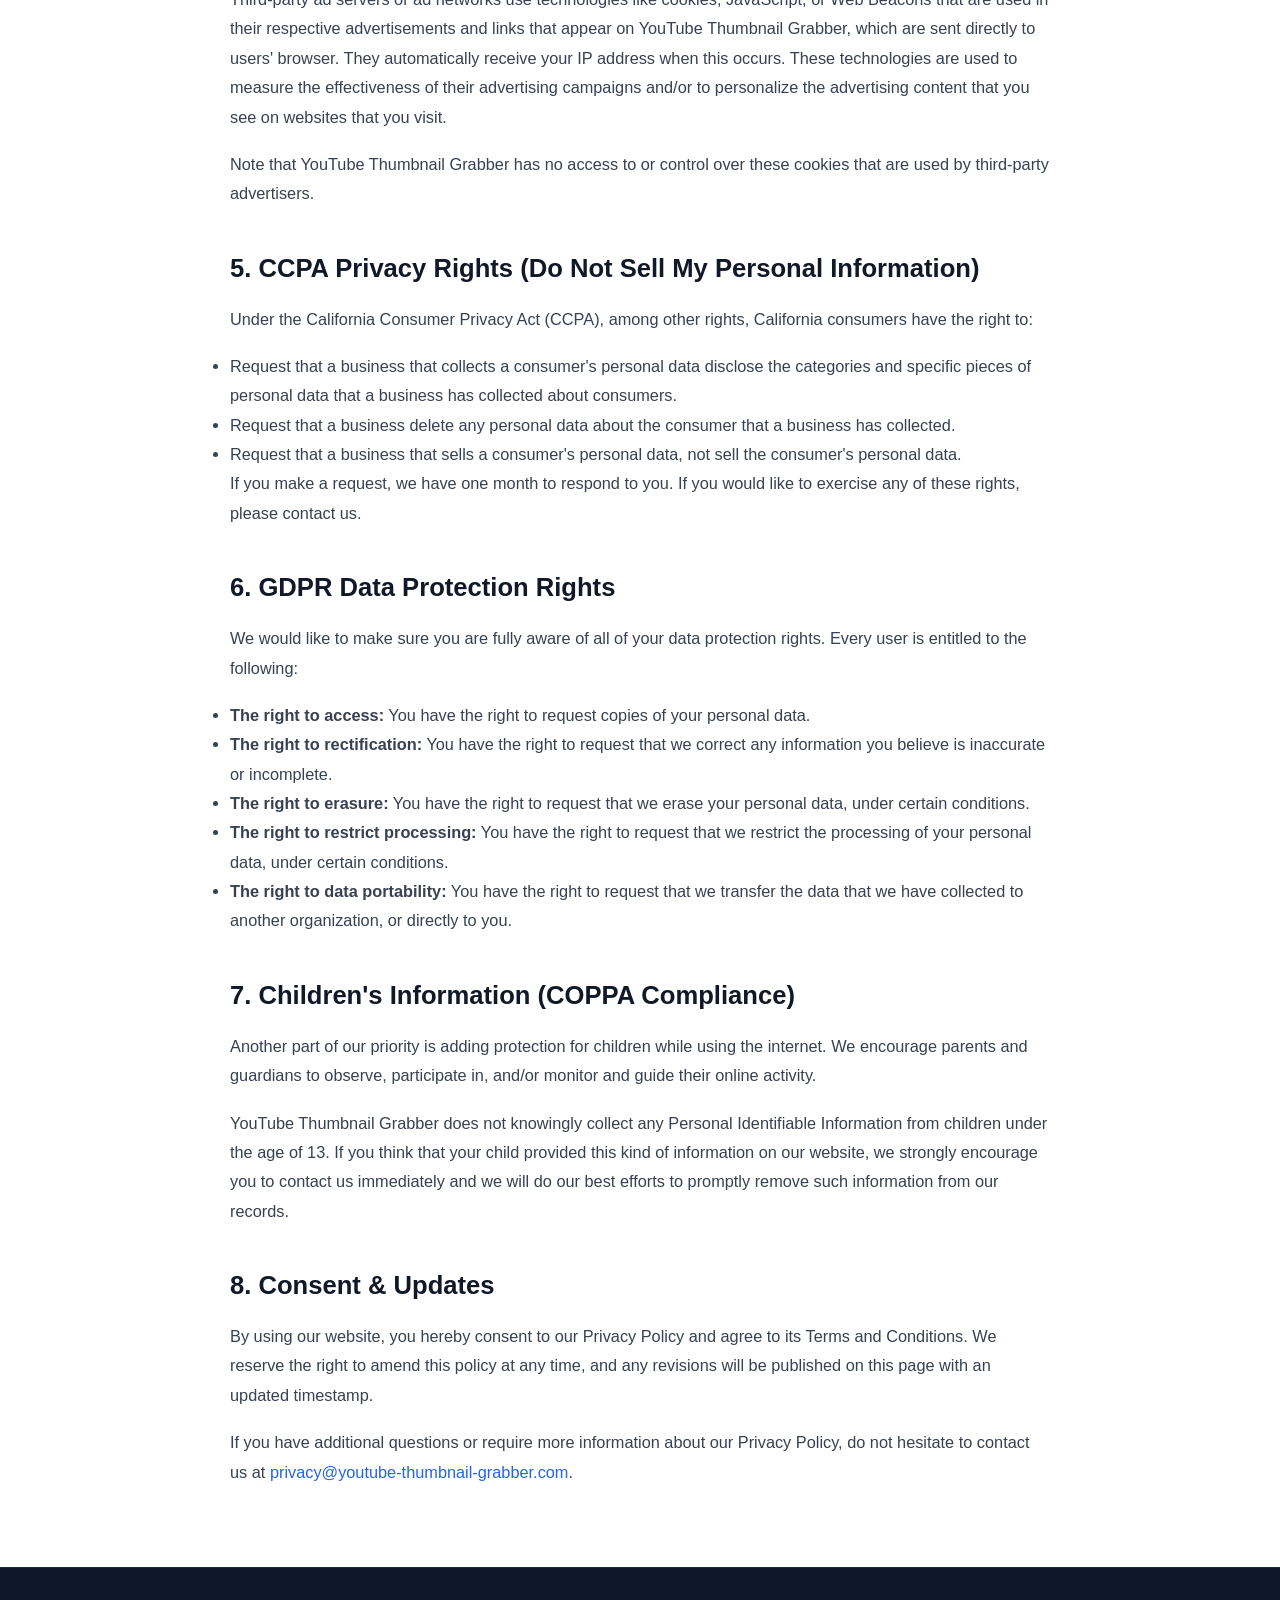
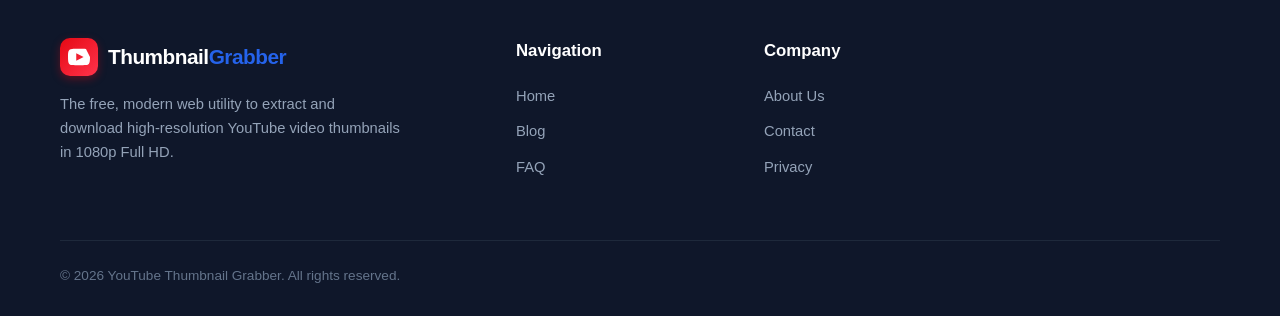
<file: privacy-policy.html>
<!DOCTYPE html>
<html lang="en">
<head>
  <meta charset="UTF-8" />
  <meta name="viewport" content="width=device-width, initial-scale=1.0" />
  <title>Privacy Policy - YouTube Thumbnail Grabber</title>
  <meta name="description" content="Privacy Policy for YouTube Thumbnail Grabber. Explains our data collection practices, cookies, Google AdSense compliance, GDPR, CCPA, and your privacy rights." />
  <!-- Google AdSense Account Verification & Auto Ads -->
  <meta name="google-adsense-account" content="ca-pub-XXXXXXXXXXXXXXXX" />
  <script async src="https://pagead2.googlesyndication.com/pagead/js/adsbygoogle.js?client=ca-pub-XXXXXXXXXXXXXXXX" crossorigin="anonymous"></script>

  <link rel="canonical" href="https://youtube-thumbnail-grabber.com/privacy-policy.html" />
  <link rel="stylesheet" href="css/style.css" />
</head>
<body>

  <!-- Header -->
  <header class="site-header">
    <div class="container header-inner">
      <a href="index.html" class="logo">
        <div class="logo-badge">
          <svg viewBox="0 0 24 24">
            <path d="M19.615 3.184c-3.604-.246-11.631-.245-15.23 0-3.897.266-4.356 2.62-4.385 8.816.029 6.185.484 8.549 4.385 8.816 3.6.245 11.626.246 15.23 0 3.897-.266 4.356-2.62 4.385-8.816-.029-6.185-.484-8.549-4.385-8.816zm-10.615 12.816v-8l8 3.993-8 4.007z"/>
          </svg>
        </div>
        <span class="logo-text">Thumbnail<span class="dot-grabber">Grabber</span></span>
      </a>

      <button class="mobile-menu-btn" id="mobileMenuBtn" aria-label="Toggle navigation">
        <svg viewBox="0 0 24 24" fill="none" stroke="currentColor" stroke-width="2">
          <line x1="3" y1="12" x2="21" y2="12"></line>
          <line x1="3" y1="6" x2="21" y2="6"></line>
          <line x1="3" y1="18" x2="21" y2="18"></line>
        </svg>
      </button>

      <nav class="main-nav" id="mainNav">
        <ul class="nav-links">
          <li><a href="index.html">Home</a></li>
          <li><a href="blog.html">Blog</a></li>
          <li><a href="faq.html">FAQ</a></li>
          <li><a href="about.html">About Us</a></li>
          <li><a href="contact.html">Contact</a></li>
        </ul>
        <a href="index.html#grabberForm" class="header-cta-btn">Grab Thumbnail</a>
      </nav>
    </div>
  </header>

  <!-- Page Header -->
  <header class="page-header">
    <div class="container">
      <h1 class="page-title">Privacy Policy</h1>
      <p class="page-subtitle">Last Updated: November 15, 2026 • Effective Date: January 1, 2026</p>
    </div>
  </header>

  <!-- Content -->
  <main class="container">
    <div class="legal-content-wrap">
      <p>
        At <strong>YouTube Thumbnail Grabber</strong> (accessible from <a href="https://youtube-thumbnail-grabber.com">https://youtube-thumbnail-grabber.com</a>), one of our highest priorities is the privacy of our visitors. This Privacy Policy document outlines the types of information that is collected and recorded by YouTube Thumbnail Grabber and how we use it.
      </p>

      <h2>1. General Data Protection & Information We Collect</h2>
      <p>
        YouTube Thumbnail Grabber is designed as a client-side utility tool. <strong>We do not require users to register an account, log in, or submit personal financial details.</strong>
      </p>
      <p>
        When you use our tool to extract YouTube thumbnails, the video URL or Video ID you enter is processed locally within your browser and directly contacts YouTube's public content delivery servers. We do not store, archive, or associate your search queries with your IP address or personal identity.
      </p>
      <p>
        If you contact us directly via our Contact form or email, we may receive additional information such as your name, email address, the contents of the message, and any attachments you may send us.
      </p>

      <h2>2. Log Files</h2>
      <p>
        YouTube Thumbnail Grabber follows a standard procedure of using log files. These files log visitors when they visit websites. The information collected by log files includes internet protocol (IP) addresses, browser type, Internet Service Provider (ISP), date and time stamp, referring/exit pages, and possibly the number of clicks. These are not linked to any information that is personally identifiable. The purpose of the information is for analyzing trends, administering the site, tracking users' movement on the website, and gathering demographic information.
      </p>

      <h2>3. Cookies and Web Beacons</h2>
      <p>
        Like any other website, YouTube Thumbnail Grabber uses "cookies". These cookies are used to store information including visitors' preferences, and the pages on the website that the visitor accessed or visited. The information is used to optimize the users' experience by customizing our web page content based on visitors' browser type and/or other information.
      </p>

      <h2>4. Google DoubleClick DART Cookie & Google AdSense Policies</h2>
      <p>
        Google is one of our third-party vendors. It also uses cookies, known as DART cookies, to serve ads to our site visitors based upon their visit to <a href="https://youtube-thumbnail-grabber.com">https://youtube-thumbnail-grabber.com</a> and other sites on the internet.
      </p>
      <p>
        Visitors may choose to decline the use of DART cookies by visiting the Google Ad and Content Network Privacy Policy at the following URL: <a href="https://policies.google.com/technologies/ads" target="_blank" rel="noopener noreferrer">https://policies.google.com/technologies/ads</a>.
      </p>
      <p>
        Some of our advertising partners may use cookies and web beacons on our site. Our advertising partners include:
      </p>
      <ul>
        <li><strong>Google AdSense:</strong> <a href="https://policies.google.com/technologies/ads" target="_blank" rel="noopener noreferrer">Google Privacy & Terms</a></li>
      </ul>
      <p>
        Third-party ad servers or ad networks use technologies like cookies, JavaScript, or Web Beacons that are used in their respective advertisements and links that appear on YouTube Thumbnail Grabber, which are sent directly to users' browser. They automatically receive your IP address when this occurs. These technologies are used to measure the effectiveness of their advertising campaigns and/or to personalize the advertising content that you see on websites that you visit.
      </p>
      <p>
        Note that YouTube Thumbnail Grabber has no access to or control over these cookies that are used by third-party advertisers.
      </p>

      <h2>5. CCPA Privacy Rights (Do Not Sell My Personal Information)</h2>
      <p>Under the California Consumer Privacy Act (CCPA), among other rights, California consumers have the right to:</p>
      <ul>
        <li>Request that a business that collects a consumer's personal data disclose the categories and specific pieces of personal data that a business has collected about consumers.</li>
        <li>Request that a business delete any personal data about the consumer that a business has collected.</li>
        <li>Request that a business that sells a consumer's personal data, not sell the consumer's personal data.</li>
      </ul>
      <p>If you make a request, we have one month to respond to you. If you would like to exercise any of these rights, please contact us.</p>

      <h2>6. GDPR Data Protection Rights</h2>
      <p>We would like to make sure you are fully aware of all of your data protection rights. Every user is entitled to the following:</p>
      <ul>
        <li><strong>The right to access:</strong> You have the right to request copies of your personal data.</li>
        <li><strong>The right to rectification:</strong> You have the right to request that we correct any information you believe is inaccurate or incomplete.</li>
        <li><strong>The right to erasure:</strong> You have the right to request that we erase your personal data, under certain conditions.</li>
        <li><strong>The right to restrict processing:</strong> You have the right to request that we restrict the processing of your personal data, under certain conditions.</li>
        <li><strong>The right to data portability:</strong> You have the right to request that we transfer the data that we have collected to another organization, or directly to you.</li>
      </ul>

      <h2>7. Children's Information (COPPA Compliance)</h2>
      <p>
        Another part of our priority is adding protection for children while using the internet. We encourage parents and guardians to observe, participate in, and/or monitor and guide their online activity.
      </p>
      <p>
        YouTube Thumbnail Grabber does not knowingly collect any Personal Identifiable Information from children under the age of 13. If you think that your child provided this kind of information on our website, we strongly encourage you to contact us immediately and we will do our best efforts to promptly remove such information from our records.
      </p>

      <h2>8. Consent & Updates</h2>
      <p>
        By using our website, you hereby consent to our Privacy Policy and agree to its Terms and Conditions. We reserve the right to amend this policy at any time, and any revisions will be published on this page with an updated timestamp.
      </p>
      <p>
        If you have additional questions or require more information about our Privacy Policy, do not hesitate to contact us at <a href="mailto:privacy@youtube-thumbnail-grabber.com">privacy@youtube-thumbnail-grabber.com</a>.
      </p>
    </div>
  </main>

  <!-- Footer -->
  <footer class="site-footer">
    <div class="container">
      <div class="footer-top">
        <div class="footer-brand">
          <a href="index.html" class="logo">
            <div class="logo-badge">
              <svg viewBox="0 0 24 24">
                <path d="M19.615 3.184c-3.604-.246-11.631-.245-15.23 0-3.897.266-4.356 2.62-4.385 8.816.029 6.185.484 8.549 4.385 8.816 3.6.245 11.626.246 15.23 0 3.897-.266 4.356-2.62 4.385-8.816zm-10.615 12.816v-8l8 3.993-8 4.007z"/>
              </svg>
            </div>
            <span class="logo-text">Thumbnail<span class="dot-grabber">Grabber</span></span>
          </a>
          <p class="footer-desc">The free, modern web utility to extract and download high-resolution YouTube video thumbnails in 1080p Full HD.</p>
        </div>
        <div>
          <h4 class="footer-heading">Navigation</h4>
          <ul class="footer-links">
            <li><a href="index.html">Home</a></li>
            <li><a href="blog.html">Blog</a></li>
            <li><a href="faq.html">FAQ</a></li>
          </ul>
        </div>
        <div>
          <h4 class="footer-heading">Company</h4>
          <ul class="footer-links">
            <li><a href="about.html">About Us</a></li>
            <li><a href="contact.html">Contact</a></li>
            <li><a href="privacy-policy.html">Privacy</a></li>
          </ul>
        </div>
      </div>
      <div class="footer-bottom">
        <div>&copy; 2026 YouTube Thumbnail Grabber. All rights reserved.</div>
      </div>
    </div>
  </footer>

  <!-- Cookie Consent Banner -->
  <div class="cookie-banner" id="cookieBanner" role="dialog" aria-label="Cookie consent">
    <div class="cookie-banner-inner">
      <div class="cookie-text">
        We use cookies and similar technologies (including Google AdSense) to personalize content, deliver relevant advertisements, and analyze our traffic. By clicking "Accept All", you agree to our <a href="privacy-policy.html">Privacy Policy</a>.
      </div>
      <div class="cookie-actions">
        <button type="button" class="btn-cookie-decline" id="btnCookieDecline">Decline</button>
        <button type="button" class="btn-cookie-accept" id="btnCookieAccept">Accept All</button>
      </div>
    </div>
  </div>

  <script src="js/thumbnail-extractor.js"></script>
</body>
</html>
</file>
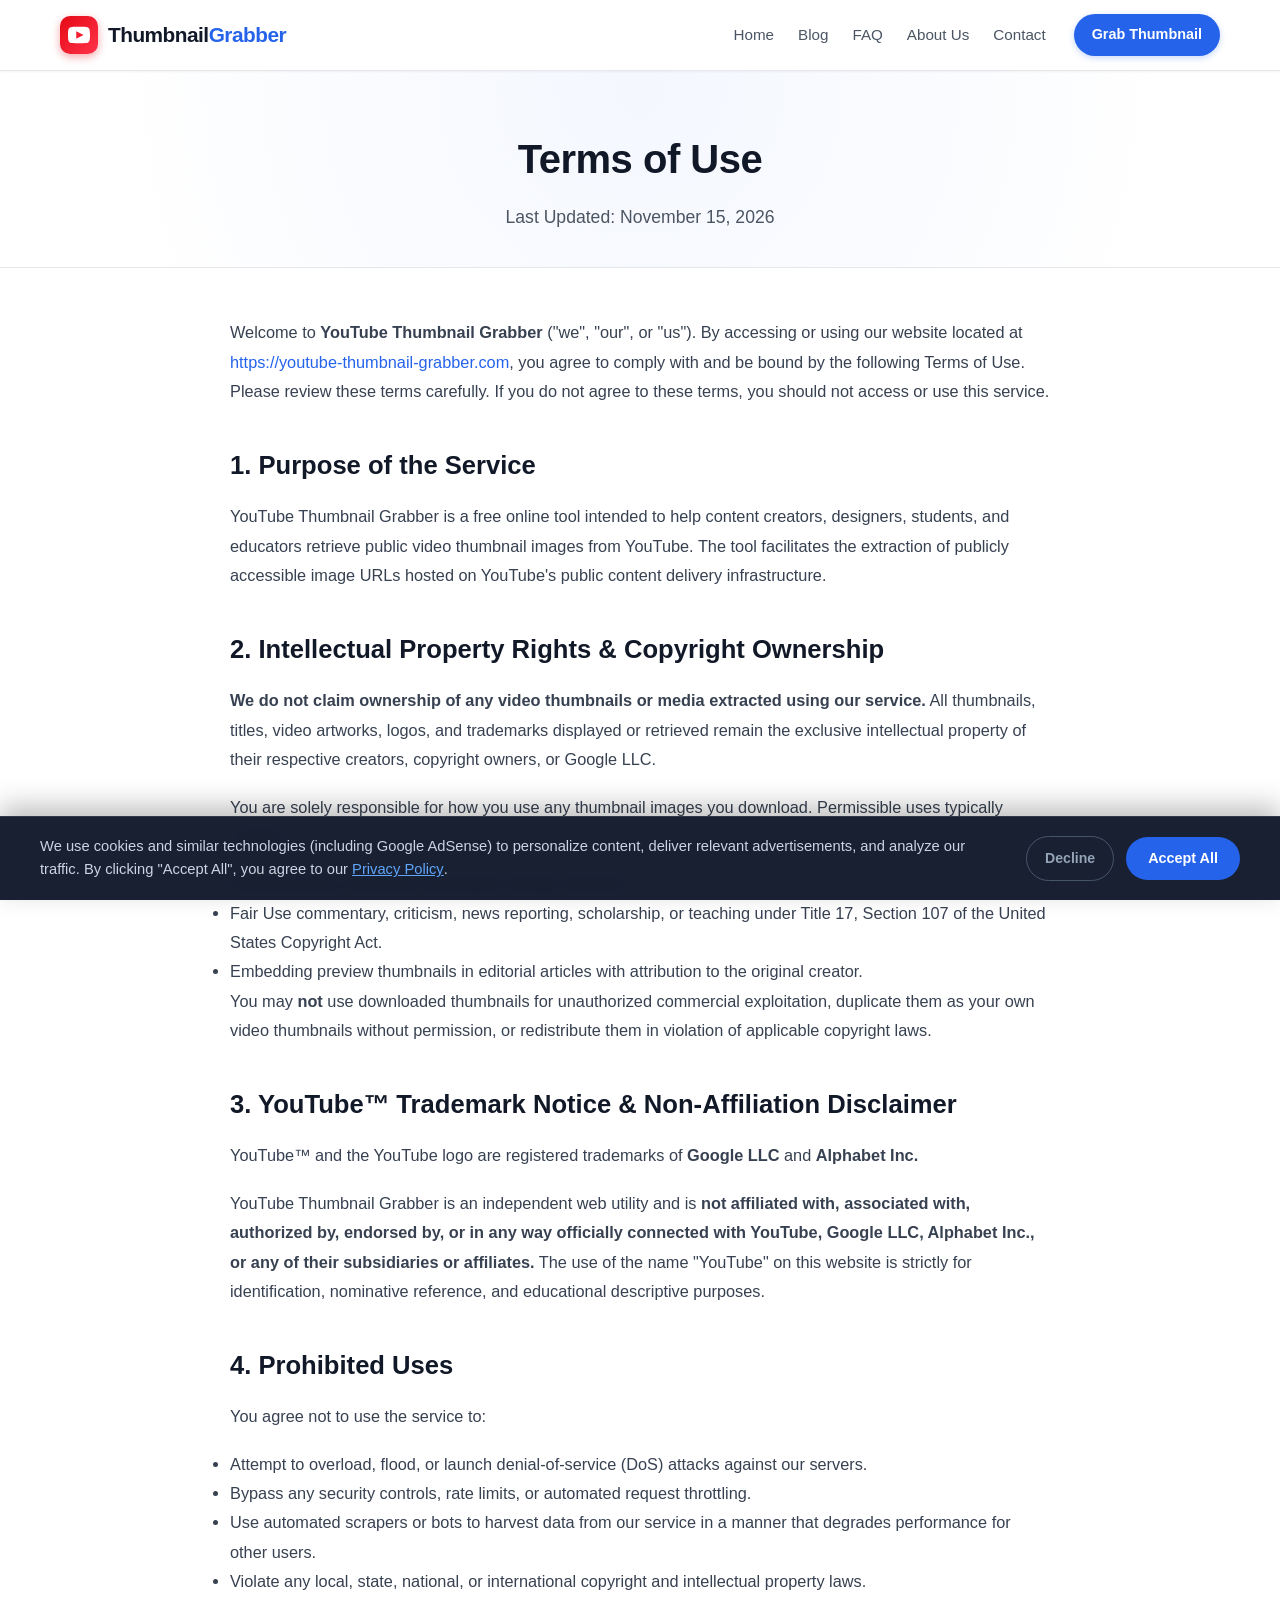
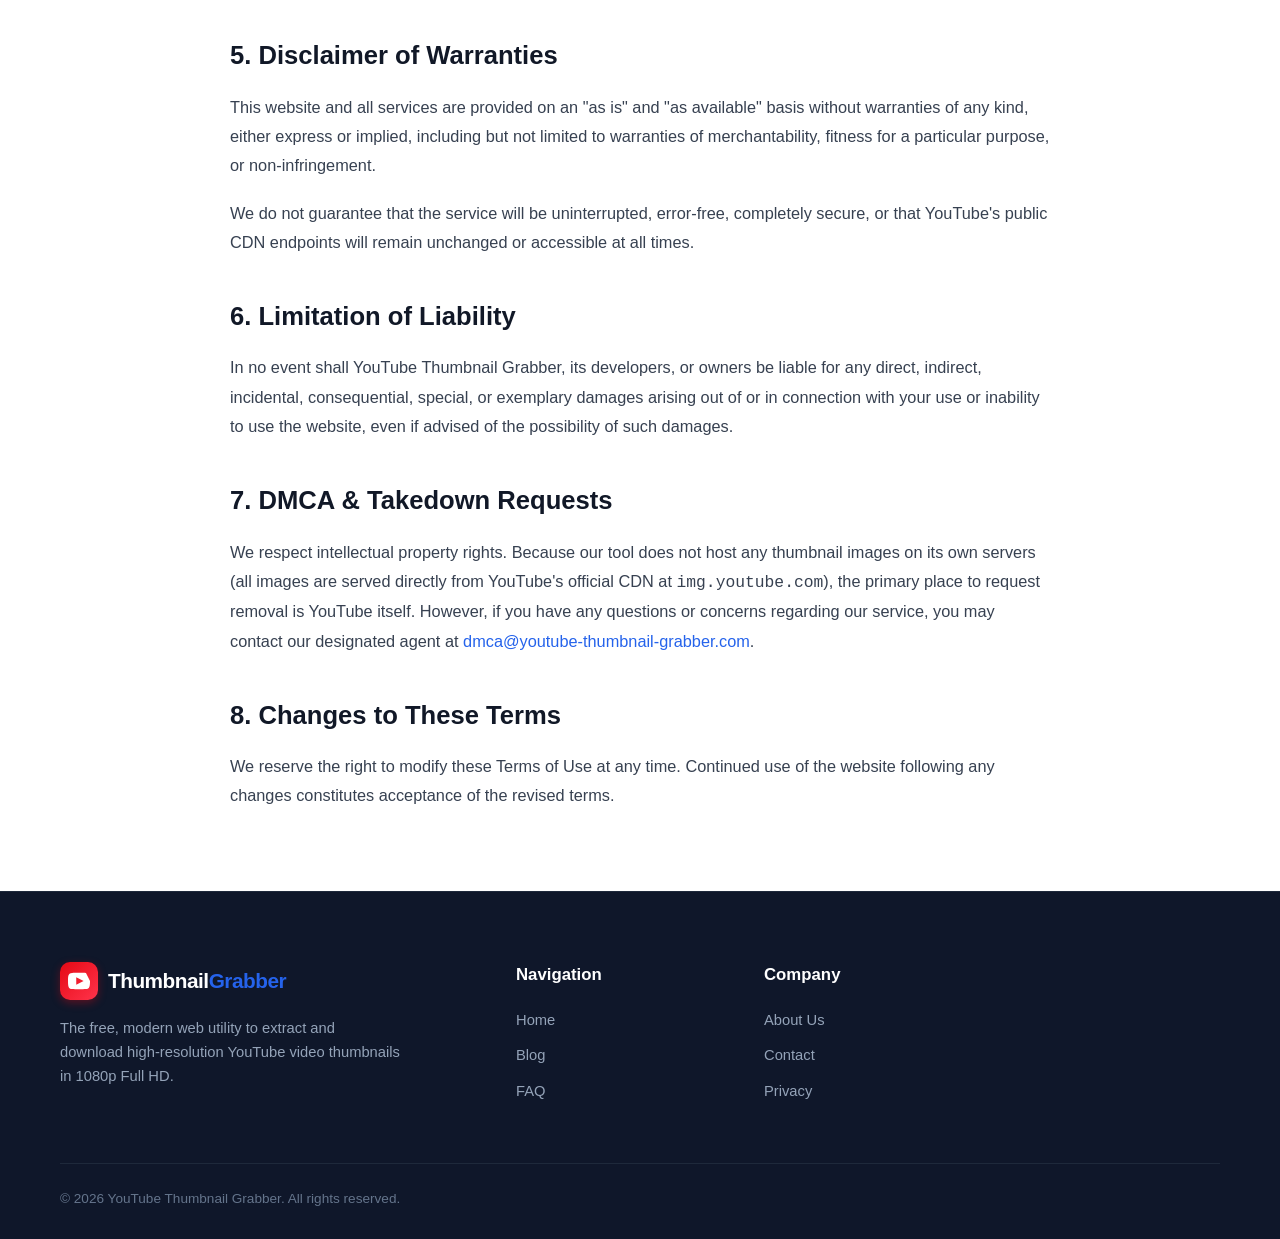
<file: terms.html>
<!DOCTYPE html>
<html lang="en">
<head>
  <meta charset="UTF-8" />
  <meta name="viewport" content="width=device-width, initial-scale=1.0" />
  <title>Terms of Use & Legal Disclaimer - YouTube Thumbnail Grabber</title>
  <meta name="description" content="Terms of Use and Legal Disclaimers for YouTube Thumbnail Grabber. Outlines user rights, copyright fair use, trademark ownership, and limitation of liability." />
  <!-- Google AdSense Account Verification & Auto Ads -->
  <meta name="google-adsense-account" content="ca-pub-XXXXXXXXXXXXXXXX" />
  <script async src="https://pagead2.googlesyndication.com/pagead/js/adsbygoogle.js?client=ca-pub-XXXXXXXXXXXXXXXX" crossorigin="anonymous"></script>

  <link rel="canonical" href="https://youtube-thumbnail-grabber.com/terms.html" />
  <link rel="stylesheet" href="css/style.css" />
</head>
<body>

  <!-- Header -->
  <header class="site-header">
    <div class="container header-inner">
      <a href="index.html" class="logo">
        <div class="logo-badge">
          <svg viewBox="0 0 24 24">
            <path d="M19.615 3.184c-3.604-.246-11.631-.245-15.23 0-3.897.266-4.356 2.62-4.385 8.816.029 6.185.484 8.549 4.385 8.816 3.6.245 11.626.246 15.23 0 3.897-.266 4.356-2.62 4.385-8.816-.029-6.185-.484-8.549-4.385-8.816zm-10.615 12.816v-8l8 3.993-8 4.007z"/>
          </svg>
        </div>
        <span class="logo-text">Thumbnail<span class="dot-grabber">Grabber</span></span>
      </a>

      <button class="mobile-menu-btn" id="mobileMenuBtn" aria-label="Toggle navigation">
        <svg viewBox="0 0 24 24" fill="none" stroke="currentColor" stroke-width="2">
          <line x1="3" y1="12" x2="21" y2="12"></line>
          <line x1="3" y1="6" x2="21" y2="6"></line>
          <line x1="3" y1="18" x2="21" y2="18"></line>
        </svg>
      </button>

      <nav class="main-nav" id="mainNav">
        <ul class="nav-links">
          <li><a href="index.html">Home</a></li>
          <li><a href="blog.html">Blog</a></li>
          <li><a href="faq.html">FAQ</a></li>
          <li><a href="about.html">About Us</a></li>
          <li><a href="contact.html">Contact</a></li>
        </ul>
        <a href="index.html#grabberForm" class="header-cta-btn">Grab Thumbnail</a>
      </nav>
    </div>
  </header>

  <!-- Page Header -->
  <header class="page-header">
    <div class="container">
      <h1 class="page-title">Terms of Use</h1>
      <p class="page-subtitle">Last Updated: November 15, 2026</p>
    </div>
  </header>

  <!-- Content -->
  <main class="container">
    <div class="legal-content-wrap">
      <p>
        Welcome to <strong>YouTube Thumbnail Grabber</strong> ("we", "our", or "us"). By accessing or using our website located at <a href="https://youtube-thumbnail-grabber.com">https://youtube-thumbnail-grabber.com</a>, you agree to comply with and be bound by the following Terms of Use. Please review these terms carefully. If you do not agree to these terms, you should not access or use this service.
      </p>

      <h2>1. Purpose of the Service</h2>
      <p>
        YouTube Thumbnail Grabber is a free online tool intended to help content creators, designers, students, and educators retrieve public video thumbnail images from YouTube. The tool facilitates the extraction of publicly accessible image URLs hosted on YouTube's public content delivery infrastructure.
      </p>

      <h2>2. Intellectual Property Rights & Copyright Ownership</h2>
      <p>
        <strong>We do not claim ownership of any video thumbnails or media extracted using our service.</strong> All thumbnails, titles, video artworks, logos, and trademarks displayed or retrieved remain the exclusive intellectual property of their respective creators, copyright owners, or Google LLC.
      </p>
      <p>
        You are solely responsible for how you use any thumbnail images you download. Permissible uses typically include:
      </p>
      <ul>
        <li>Personal study, archiving, and graphic design research.</li>
        <li>Fair Use commentary, criticism, news reporting, scholarship, or teaching under Title 17, Section 107 of the United States Copyright Act.</li>
        <li>Embedding preview thumbnails in editorial articles with attribution to the original creator.</li>
      </ul>
      <p>
        You may <strong>not</strong> use downloaded thumbnails for unauthorized commercial exploitation, duplicate them as your own video thumbnails without permission, or redistribute them in violation of applicable copyright laws.
      </p>

      <h2>3. YouTube™ Trademark Notice & Non-Affiliation Disclaimer</h2>
      <p>
        YouTube™ and the YouTube logo are registered trademarks of <strong>Google LLC</strong> and <strong>Alphabet Inc.</strong>
      </p>
      <p>
        YouTube Thumbnail Grabber is an independent web utility and is <strong>not affiliated with, associated with, authorized by, endorsed by, or in any way officially connected with YouTube, Google LLC, Alphabet Inc., or any of their subsidiaries or affiliates.</strong> The use of the name "YouTube" on this website is strictly for identification, nominative reference, and educational descriptive purposes.
      </p>

      <h2>4. Prohibited Uses</h2>
      <p>You agree not to use the service to:</p>
      <ul>
        <li>Attempt to overload, flood, or launch denial-of-service (DoS) attacks against our servers.</li>
        <li>Bypass any security controls, rate limits, or automated request throttling.</li>
        <li>Use automated scrapers or bots to harvest data from our service in a manner that degrades performance for other users.</li>
        <li>Violate any local, state, national, or international copyright and intellectual property laws.</li>
      </ul>

      <h2>5. Disclaimer of Warranties</h2>
      <p>
        This website and all services are provided on an "as is" and "as available" basis without warranties of any kind, either express or implied, including but not limited to warranties of merchantability, fitness for a particular purpose, or non-infringement.
      </p>
      <p>
        We do not guarantee that the service will be uninterrupted, error-free, completely secure, or that YouTube's public CDN endpoints will remain unchanged or accessible at all times.
      </p>

      <h2>6. Limitation of Liability</h2>
      <p>
        In no event shall YouTube Thumbnail Grabber, its developers, or owners be liable for any direct, indirect, incidental, consequential, special, or exemplary damages arising out of or in connection with your use or inability to use the website, even if advised of the possibility of such damages.
      </p>

      <h2>7. DMCA & Takedown Requests</h2>
      <p>
        We respect intellectual property rights. Because our tool does not host any thumbnail images on its own servers (all images are served directly from YouTube's official CDN at <code>img.youtube.com</code>), the primary place to request removal is YouTube itself. However, if you have any questions or concerns regarding our service, you may contact our designated agent at <a href="mailto:dmca@youtube-thumbnail-grabber.com">dmca@youtube-thumbnail-grabber.com</a>.
      </p>

      <h2>8. Changes to These Terms</h2>
      <p>
        We reserve the right to modify these Terms of Use at any time. Continued use of the website following any changes constitutes acceptance of the revised terms.
      </p>
    </div>
  </main>

  <!-- Footer -->
  <footer class="site-footer">
    <div class="container">
      <div class="footer-top">
        <div class="footer-brand">
          <a href="index.html" class="logo">
            <div class="logo-badge">
              <svg viewBox="0 0 24 24">
                <path d="M19.615 3.184c-3.604-.246-11.631-.245-15.23 0-3.897.266-4.356 2.62-4.385 8.816.029 6.185.484 8.549 4.385 8.816 3.6.245 11.626.246 15.23 0 3.897-.266 4.356-2.62 4.385-8.816zm-10.615 12.816v-8l8 3.993-8 4.007z"/>
              </svg>
            </div>
            <span class="logo-text">Thumbnail<span class="dot-grabber">Grabber</span></span>
          </a>
          <p class="footer-desc">The free, modern web utility to extract and download high-resolution YouTube video thumbnails in 1080p Full HD.</p>
        </div>
        <div>
          <h4 class="footer-heading">Navigation</h4>
          <ul class="footer-links">
            <li><a href="index.html">Home</a></li>
            <li><a href="blog.html">Blog</a></li>
            <li><a href="faq.html">FAQ</a></li>
          </ul>
        </div>
        <div>
          <h4 class="footer-heading">Company</h4>
          <ul class="footer-links">
            <li><a href="about.html">About Us</a></li>
            <li><a href="contact.html">Contact</a></li>
            <li><a href="privacy-policy.html">Privacy</a></li>
          </ul>
        </div>
      </div>
      <div class="footer-bottom">
        <div>&copy; 2026 YouTube Thumbnail Grabber. All rights reserved.</div>
      </div>
    </div>
  </footer>

  <!-- Cookie Consent Banner -->
  <div class="cookie-banner" id="cookieBanner" role="dialog" aria-label="Cookie consent">
    <div class="cookie-banner-inner">
      <div class="cookie-text">
        We use cookies and similar technologies (including Google AdSense) to personalize content, deliver relevant advertisements, and analyze our traffic. By clicking "Accept All", you agree to our <a href="privacy-policy.html">Privacy Policy</a>.
      </div>
      <div class="cookie-actions">
        <button type="button" class="btn-cookie-decline" id="btnCookieDecline">Decline</button>
        <button type="button" class="btn-cookie-accept" id="btnCookieAccept">Accept All</button>
      </div>
    </div>
  </div>

  <script src="js/thumbnail-extractor.js"></script>
</body>
</html>
</file>
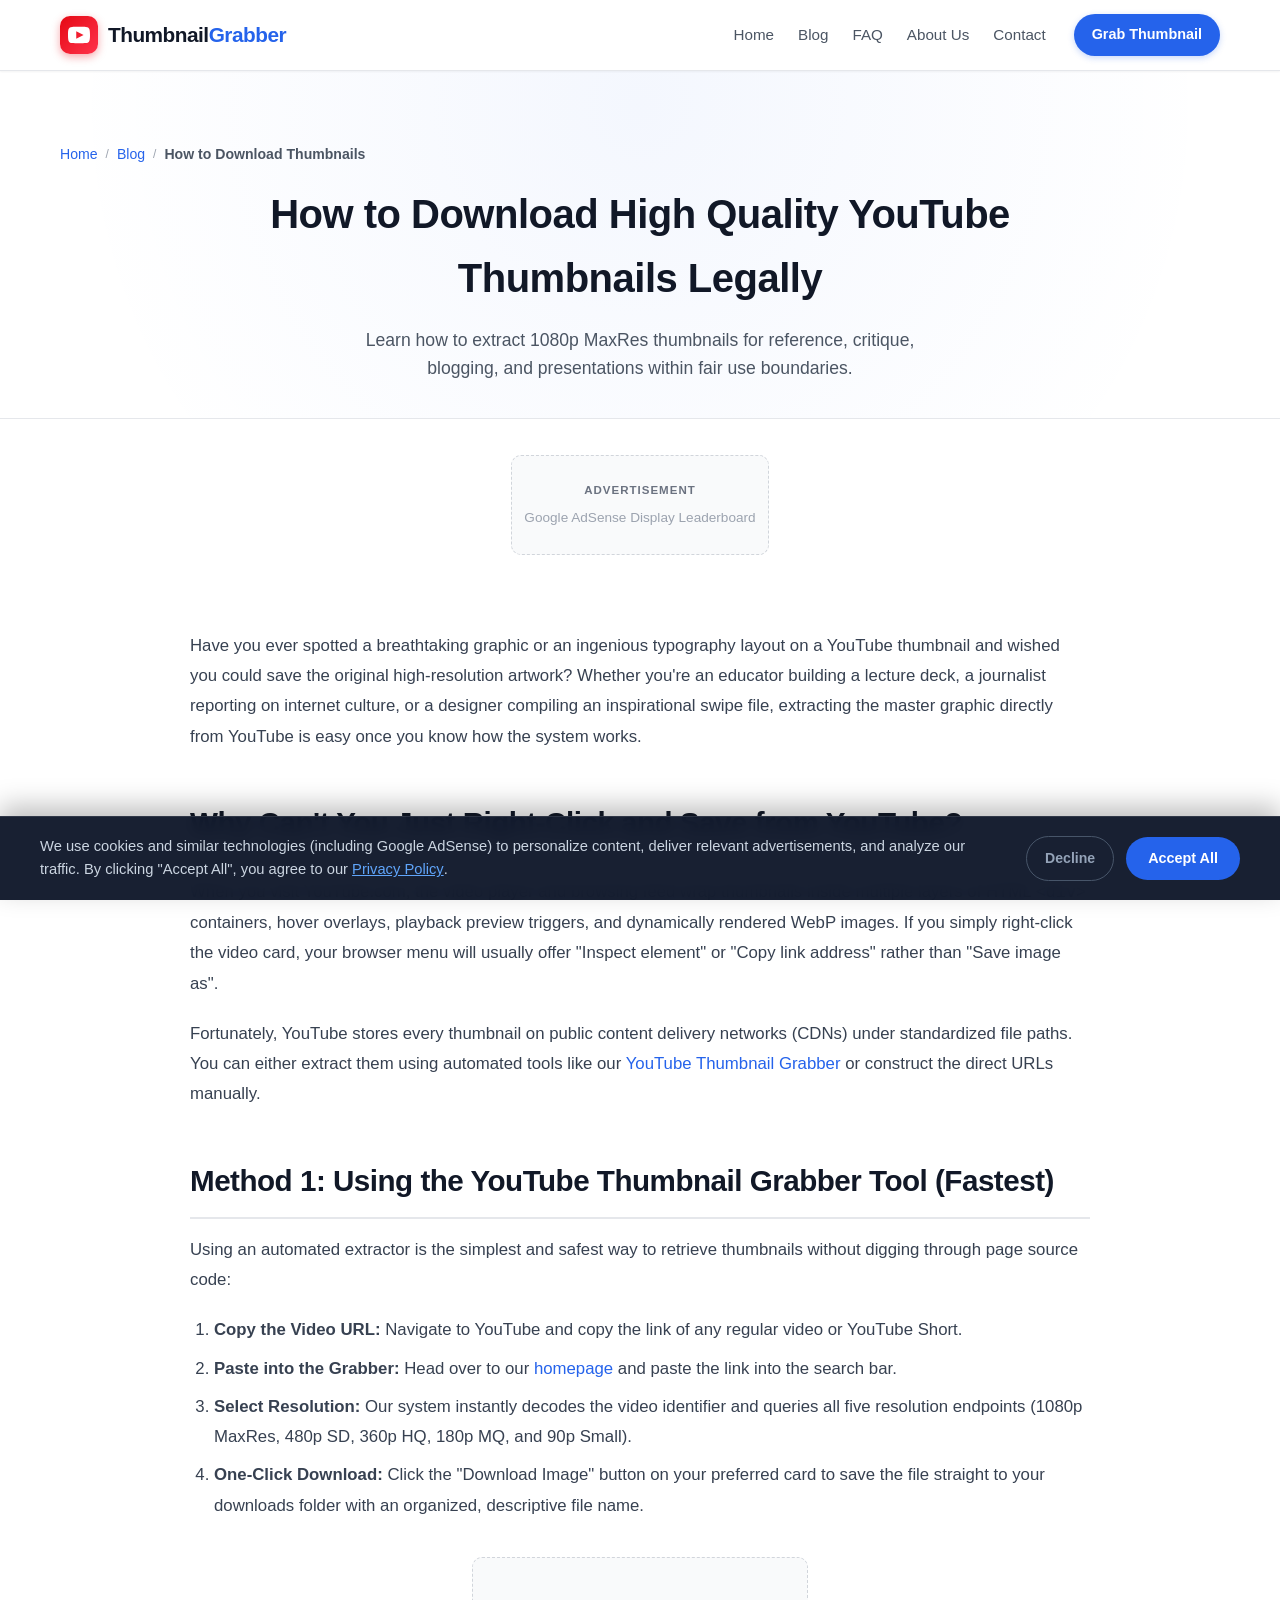
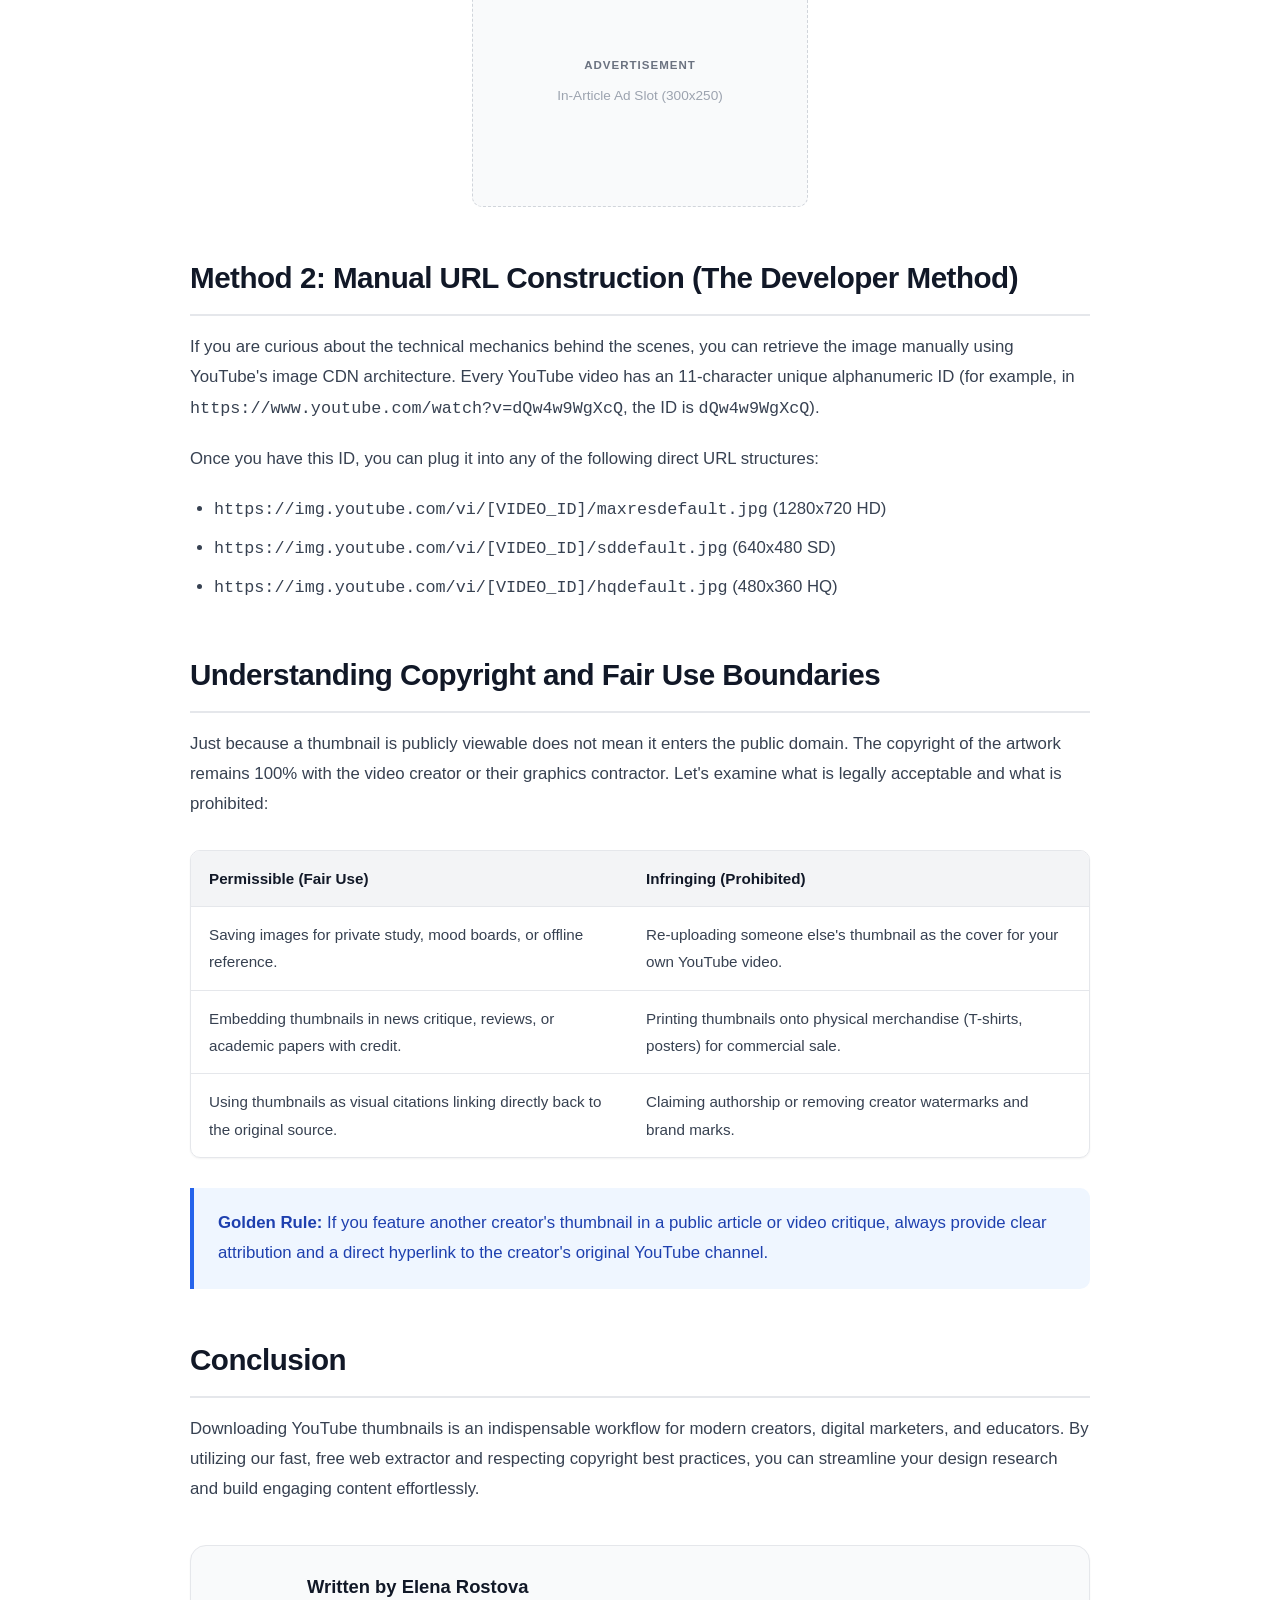
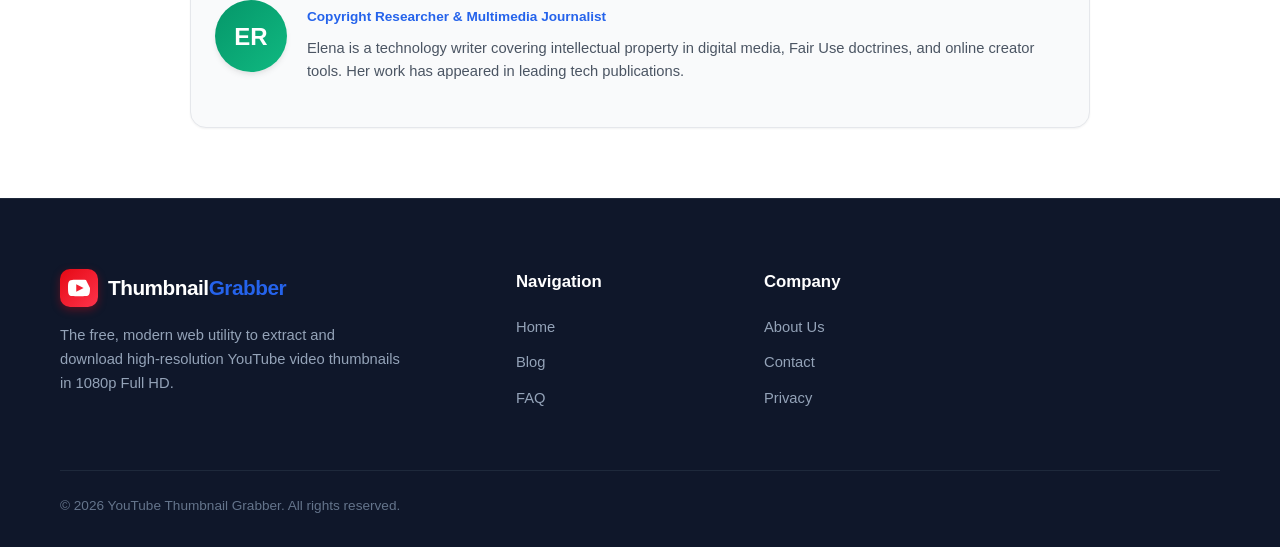
<file: blog/how-to-download-youtube-thumbnails.html>
<!DOCTYPE html>
<html lang="en">
<head>
  <meta charset="UTF-8" />
  <meta name="viewport" content="width=device-width, initial-scale=1.0" />
  <title>How to Download YouTube Thumbnails Legally (Step-by-Step Guide 2026)</title>
  <meta name="description" content="A complete walkthrough on how to extract and save full resolution 1080p YouTube video thumbnails for research, presentations, blog embeds, and fair use." />
  <!-- Google AdSense Account Verification & Auto Ads -->
  <meta name="google-adsense-account" content="ca-pub-XXXXXXXXXXXXXXXX" />
  <script async src="https://pagead2.googlesyndication.com/pagead/js/adsbygoogle.js?client=ca-pub-XXXXXXXXXXXXXXXX" crossorigin="anonymous"></script>

  <link rel="canonical" href="https://youtube-thumbnail-grabber.com/blog/how-to-download-youtube-thumbnails.html" />
  <link rel="stylesheet" href="../css/style.css" />
  <script type="application/ld+json">
  {
    "@context": "https://schema.org",
    "@type": "Article",
    "headline": "How to Download YouTube Thumbnails Legally (Step-by-Step Guide 2026)",
    "description": "Step-by-step instructions on downloading high-resolution YouTube video thumbnails while respecting creator copyright and Fair Use guidelines.",
    "author": {
      "@type": "Organization",
      "name": "YouTube Thumbnail Grabber Editorial"
    },
    "datePublished": "2026-02-10",
    "dateModified": "2026-11-12"
  }
  </script>
</head>
<body>

  <!-- Header -->
  <header class="site-header">
    <div class="container header-inner">
      <a href="../index.html" class="logo">
        <div class="logo-badge">
          <svg viewBox="0 0 24 24">
            <path d="M19.615 3.184c-3.604-.246-11.631-.245-15.23 0-3.897.266-4.356 2.62-4.385 8.816.029 6.185.484 8.549 4.385 8.816 3.6.245 11.626.246 15.23 0 3.897-.266 4.356-2.62 4.385-8.816-.029-6.185-.484-8.549-4.385-8.816zm-10.615 12.816v-8l8 3.993-8 4.007z"/>
          </svg>
        </div>
        <span class="logo-text">Thumbnail<span class="dot-grabber">Grabber</span></span>
      </a>

      <button class="mobile-menu-btn" id="mobileMenuBtn" aria-label="Toggle navigation">
        <svg viewBox="0 0 24 24" fill="none" stroke="currentColor" stroke-width="2">
          <line x1="3" y1="12" x2="21" y2="12"></line>
          <line x1="3" y1="6" x2="21" y2="6"></line>
          <line x1="3" y1="18" x2="21" y2="18"></line>
        </svg>
      </button>

      <nav class="main-nav" id="mainNav">
        <ul class="nav-links">
          <li><a href="../index.html">Home</a></li>
          <li><a href="../blog.html">Blog</a></li>
          <li><a href="../faq.html">FAQ</a></li>
          <li><a href="../about.html">About Us</a></li>
          <li><a href="../contact.html">Contact</a></li>
        </ul>
        <a href="../index.html#grabberForm" class="header-cta-btn">Grab Thumbnail</a>
      </nav>
    </div>
  </header>

  <!-- Article Hero -->
  <header class="page-header">
    <div class="container">
      <nav class="breadcrumb-nav" aria-label="Breadcrumb">
        <ol class="breadcrumb-list">
          <li class="breadcrumb-item"><a href="../index.html">Home</a></li>
          <li class="breadcrumb-separator">/</li>
          <li class="breadcrumb-item"><a href="../blog.html">Blog</a></li>
          <li class="breadcrumb-separator">/</li>
          <li class="breadcrumb-item active" aria-current="page">How to Download Thumbnails</li>
        </ol>
      </nav>
      <h1 class="page-title" style="max-width:850px; margin:0 auto 16px;">How to Download High Quality YouTube Thumbnails Legally</h1>
      <p class="page-subtitle">Learn how to extract 1080p MaxRes thumbnails for reference, critique, blogging, and presentations within fair use boundaries.</p>
    </div>
  </header>

  <!-- AdSense Top -->
  <div class="ad-slot-wrapper">
    <div class="ad-box ad-leaderboard">
      <span class="ad-label">Advertisement</span>
      <div class="ad-placeholder-content">
        <span>Google AdSense Display Leaderboard</span>
      </div>
    </div>
  </div>

  <!-- Main Content -->
  <main class="container">
    <article class="content-article" style="margin:40px auto 70px;">
      <p>
        Have you ever spotted a breathtaking graphic or an ingenious typography layout on a YouTube thumbnail and wished you could save the original high-resolution artwork? Whether you're an educator building a lecture deck, a journalist reporting on internet culture, or a designer compiling an inspirational swipe file, extracting the master graphic directly from YouTube is easy once you know how the system works.
      </p>

      <h2>Why Can't You Just Right-Click and Save from YouTube?</h2>
      <p>
        When you visit YouTube.com, the video player and browsing feed wrap thumbnails inside multiple layers of HTML <code>&lt;div&gt;</code> containers, hover overlays, playback preview triggers, and dynamically rendered WebP images. If you simply right-click the video card, your browser menu will usually offer "Inspect element" or "Copy link address" rather than "Save image as".
      </p>
      <p>
        Fortunately, YouTube stores every thumbnail on public content delivery networks (CDNs) under standardized file paths. You can either extract them using automated tools like our <a href="../index.html">YouTube Thumbnail Grabber</a> or construct the direct URLs manually.
      </p>

      <h2>Method 1: Using the YouTube Thumbnail Grabber Tool (Fastest)</h2>
      <p>
        Using an automated extractor is the simplest and safest way to retrieve thumbnails without digging through page source code:
      </p>
      <ol>
        <li><strong>Copy the Video URL:</strong> Navigate to YouTube and copy the link of any regular video or YouTube Short.</li>
        <li><strong>Paste into the Grabber:</strong> Head over to our <a href="../index.html">homepage</a> and paste the link into the search bar.</li>
        <li><strong>Select Resolution:</strong> Our system instantly decodes the video identifier and queries all five resolution endpoints (1080p MaxRes, 480p SD, 360p HQ, 180p MQ, and 90p Small).</li>
        <li><strong>One-Click Download:</strong> Click the "Download Image" button on your preferred card to save the file straight to your downloads folder with an organized, descriptive file name.</li>
      </ol>

      <!-- AdSense In-Article -->
      <div class="ad-slot-wrapper">
        <div class="ad-box ad-rectangle">
          <span class="ad-label">Advertisement</span>
          <div class="ad-placeholder-content">
            <span>In-Article Ad Slot (300x250)</span>
          </div>
        </div>
      </div>

      <h2>Method 2: Manual URL Construction (The Developer Method)</h2>
      <p>
        If you are curious about the technical mechanics behind the scenes, you can retrieve the image manually using YouTube's image CDN architecture. Every YouTube video has an 11-character unique alphanumeric ID (for example, in <code>https://www.youtube.com/watch?v=dQw4w9WgXcQ</code>, the ID is <code>dQw4w9WgXcQ</code>).
      </p>
      <p>
        Once you have this ID, you can plug it into any of the following direct URL structures:
      </p>
      <ul>
        <li><code>https://img.youtube.com/vi/[VIDEO_ID]/maxresdefault.jpg</code> (1280x720 HD)</li>
        <li><code>https://img.youtube.com/vi/[VIDEO_ID]/sddefault.jpg</code> (640x480 SD)</li>
        <li><code>https://img.youtube.com/vi/[VIDEO_ID]/hqdefault.jpg</code> (480x360 HQ)</li>
      </ul>

      <h2>Understanding Copyright and Fair Use Boundaries</h2>
      <p>
        Just because a thumbnail is publicly viewable does not mean it enters the public domain. The copyright of the artwork remains 100% with the video creator or their graphics contractor. Let's examine what is legally acceptable and what is prohibited:
      </p>

      <div class="table-wrapper">
        <table class="seo-table">
          <thead>
            <tr>
              <th>Permissible (Fair Use)</th>
              <th>Infringing (Prohibited)</th>
            </tr>
          </thead>
          <tbody>
            <tr>
              <td>Saving images for private study, mood boards, or offline reference.</td>
              <td>Re-uploading someone else's thumbnail as the cover for your own YouTube video.</td>
            </tr>
            <tr>
              <td>Embedding thumbnails in news critique, reviews, or academic papers with credit.</td>
              <td>Printing thumbnails onto physical merchandise (T-shirts, posters) for commercial sale.</td>
            </tr>
            <tr>
              <td>Using thumbnails as visual citations linking directly back to the original source.</td>
              <td>Claiming authorship or removing creator watermarks and brand marks.</td>
            </tr>
          </tbody>
        </table>
      </div>

      <div class="callout-box">
        <p><strong>Golden Rule:</strong> If you feature another creator's thumbnail in a public article or video critique, always provide clear attribution and a direct hyperlink to the creator's original YouTube channel.</p>
      </div>

      <h2>Conclusion</h2>
      <p>
        Downloading YouTube thumbnails is an indispensable workflow for modern creators, digital marketers, and educators. By utilizing our fast, free web extractor and respecting copyright best practices, you can streamline your design research and build engaging content effortlessly.
      </p>

      <!-- Author Card (E-E-A-T) -->
      <div class="author-card">
        <div class="author-avatar" style="background:linear-gradient(135deg, #059669, #10B981);">ER</div>
        <div class="author-info">
          <h4>Written by Elena Rostova</h4>
          <span class="author-role">Copyright Researcher & Multimedia Journalist</span>
          <p class="author-bio">Elena is a technology writer covering intellectual property in digital media, Fair Use doctrines, and online creator tools. Her work has appeared in leading tech publications.</p>
        </div>
      </div>
    </article>
  </main>

  <!-- Footer -->
  <footer class="site-footer">
    <div class="container">
      <div class="footer-top">
        <div class="footer-brand">
          <a href="../index.html" class="logo">
            <div class="logo-badge">
              <svg viewBox="0 0 24 24">
                <path d="M19.615 3.184c-3.604-.246-11.631-.245-15.23 0-3.897.266-4.356 2.62-4.385 8.816.029 6.185.484 8.549 4.385 8.816 3.6.245 11.626.246 15.23 0 3.897-.266 4.356-2.62 4.385-8.816zm-10.615 12.816v-8l8 3.993-8 4.007z"/>
              </svg>
            </div>
            <span class="logo-text">Thumbnail<span class="dot-grabber">Grabber</span></span>
          </a>
          <p class="footer-desc">The free, modern web utility to extract and download high-resolution YouTube video thumbnails in 1080p Full HD.</p>
        </div>
        <div>
          <h4 class="footer-heading">Navigation</h4>
          <ul class="footer-links">
            <li><a href="../index.html">Home</a></li>
            <li><a href="../blog.html">Blog</a></li>
            <li><a href="../faq.html">FAQ</a></li>
          </ul>
        </div>
        <div>
          <h4 class="footer-heading">Company</h4>
          <ul class="footer-links">
            <li><a href="../about.html">About Us</a></li>
            <li><a href="../contact.html">Contact</a></li>
            <li><a href="../privacy-policy.html">Privacy</a></li>
          </ul>
        </div>
      </div>
      <div class="footer-bottom">
        <div>&copy; 2026 YouTube Thumbnail Grabber. All rights reserved.</div>
      </div>
    </div>
  </footer>

  <!-- Cookie Consent Banner -->
  <div class="cookie-banner" id="cookieBanner" role="dialog" aria-label="Cookie consent">
    <div class="cookie-banner-inner">
      <div class="cookie-text">
        We use cookies and similar technologies (including Google AdSense) to personalize content, deliver relevant advertisements, and analyze our traffic. By clicking "Accept All", you agree to our <a href="../privacy-policy.html">Privacy Policy</a>.
      </div>
      <div class="cookie-actions">
        <button type="button" class="btn-cookie-decline" id="btnCookieDecline">Decline</button>
        <button type="button" class="btn-cookie-accept" id="btnCookieAccept">Accept All</button>
      </div>
    </div>
  </div>

  <script src="../js/thumbnail-extractor.js"></script>
</body>
</html>
</file>
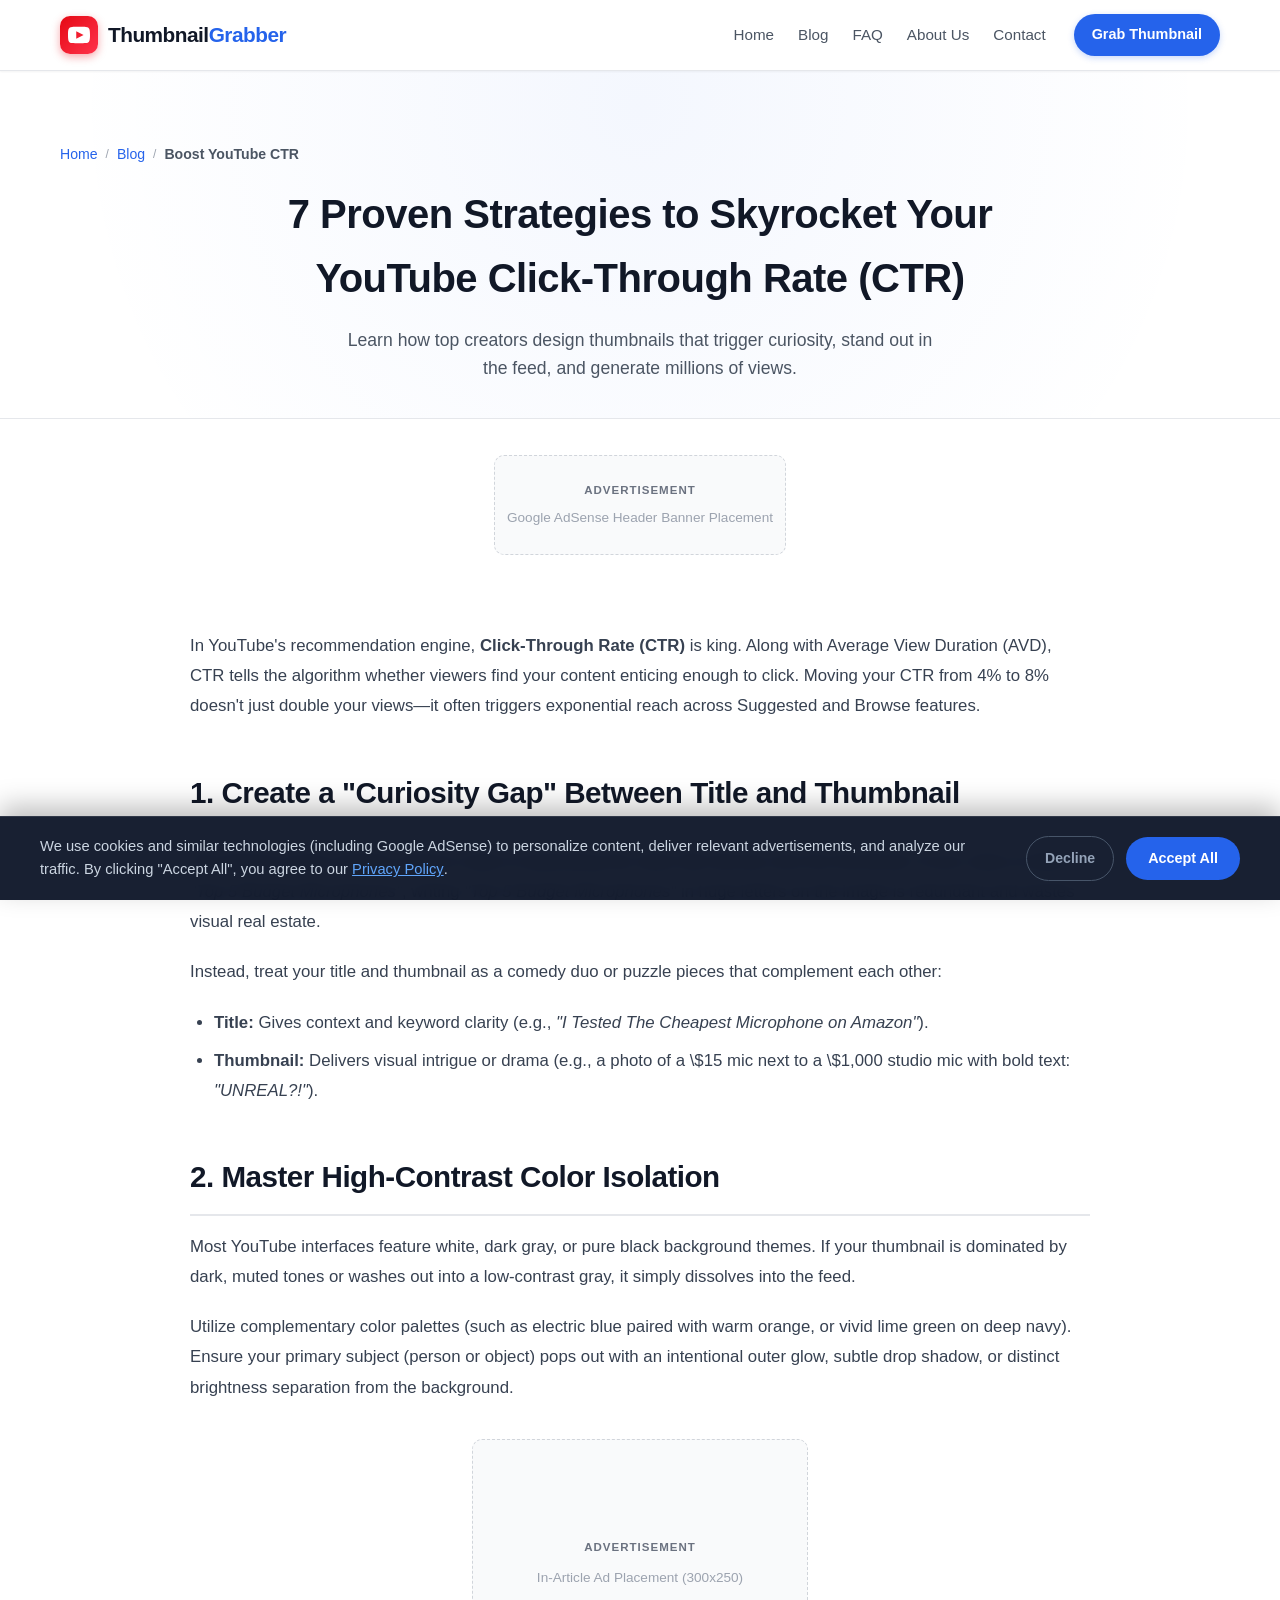
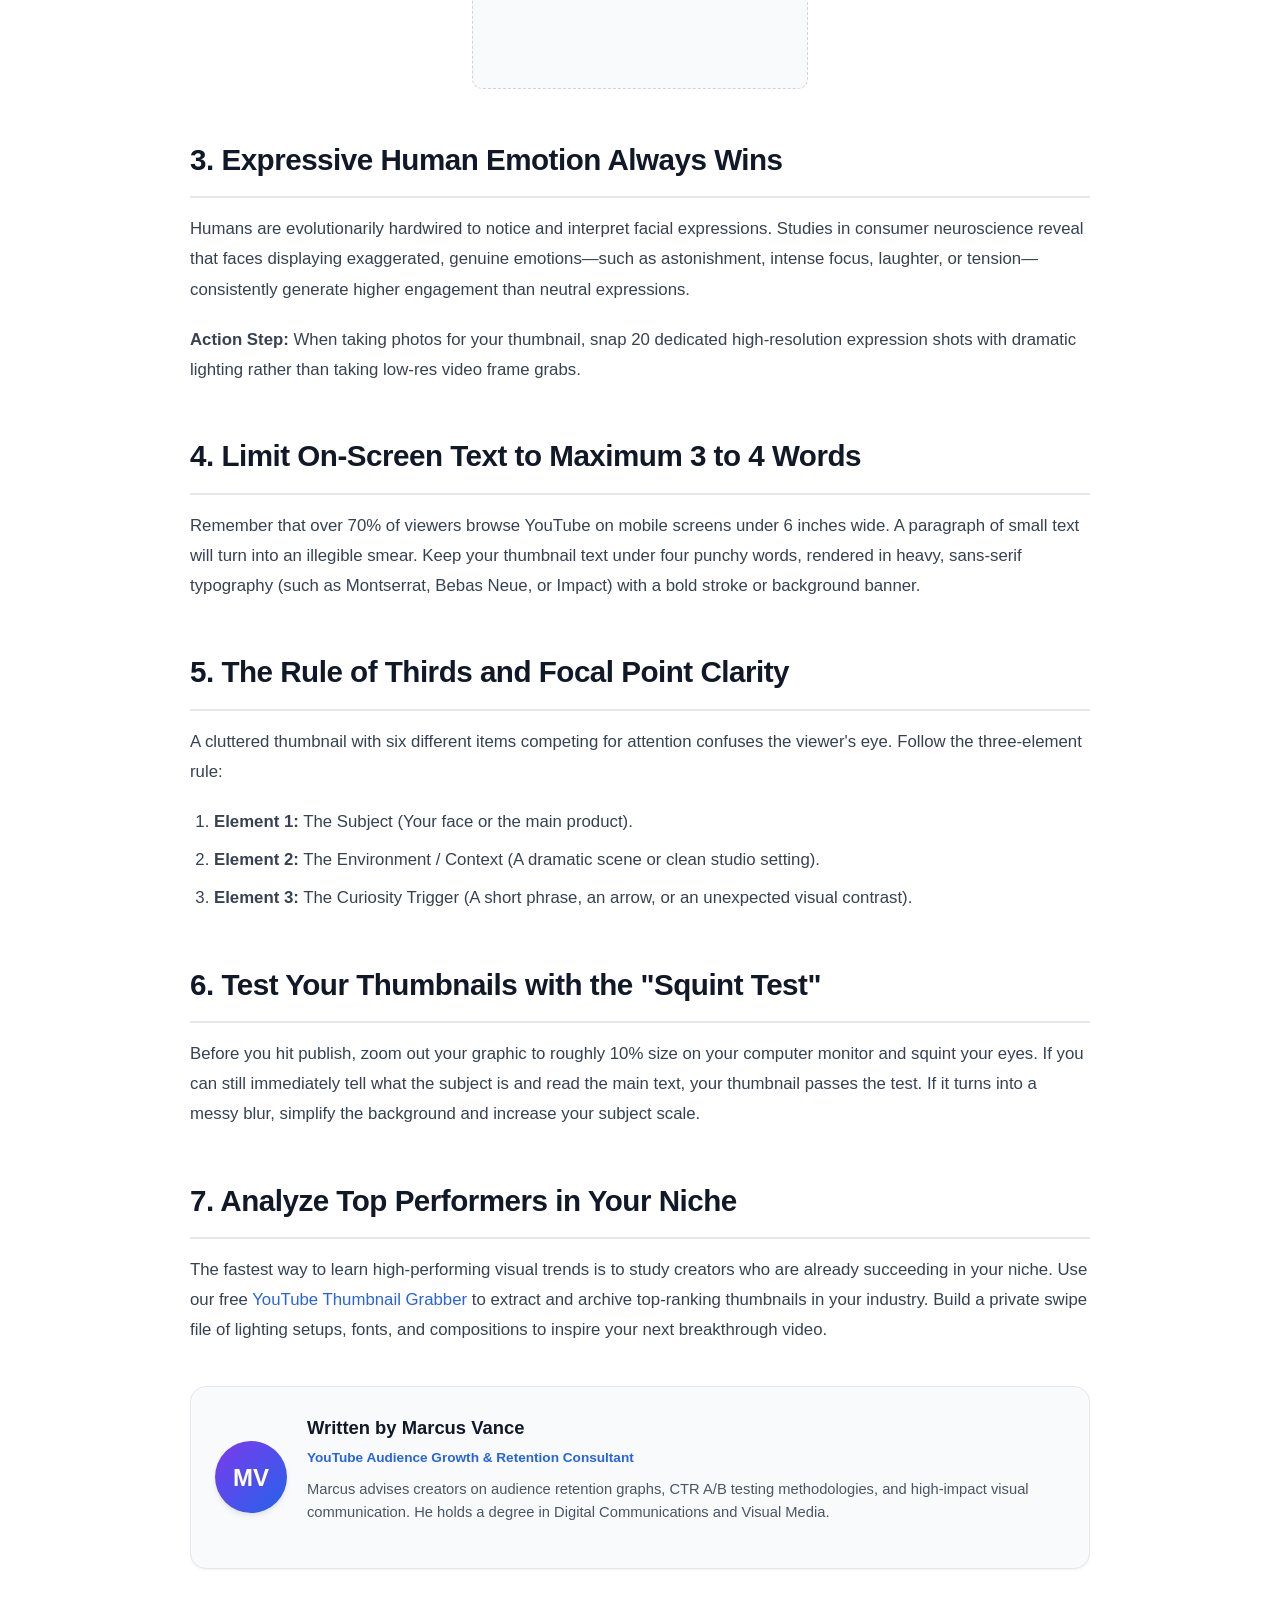
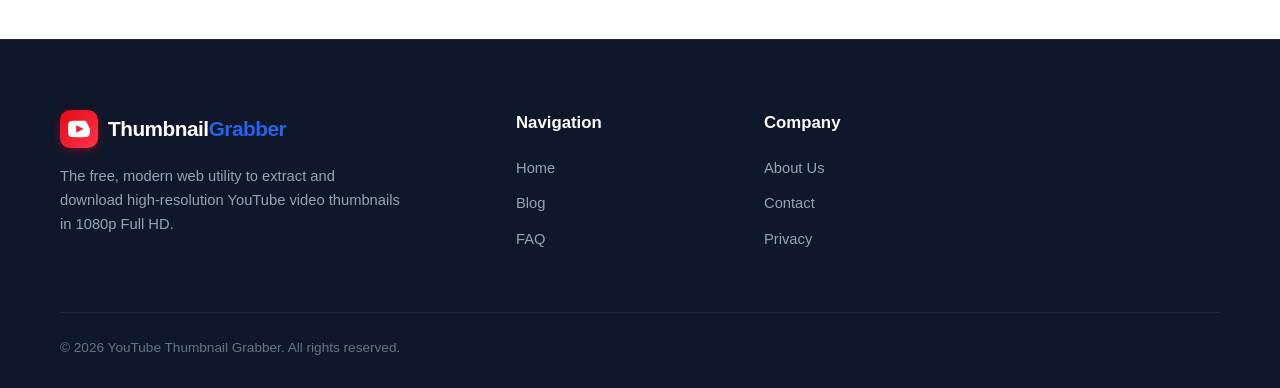
<file: blog/increase-youtube-ctr-with-thumbnails.html>
<!DOCTYPE html>
<html lang="en">
<head>
  <meta charset="UTF-8" />
  <meta name="viewport" content="width=device-width, initial-scale=1.0" />
  <title>7 Proven Strategies to Double Your YouTube Click-Through Rate (CTR)</title>
  <meta name="description" content="Discover actionable psychological triggers, color theory tactics, face framing rules, and visual curiosity gaps to dramatically improve your YouTube thumbnail CTR." />
  <!-- Google AdSense Account Verification & Auto Ads -->
  <meta name="google-adsense-account" content="ca-pub-XXXXXXXXXXXXXXXX" />
  <script async src="https://pagead2.googlesyndication.com/pagead/js/adsbygoogle.js?client=ca-pub-XXXXXXXXXXXXXXXX" crossorigin="anonymous"></script>

  <link rel="canonical" href="https://youtube-thumbnail-grabber.com/blog/increase-youtube-ctr-with-thumbnails.html" />
  <link rel="stylesheet" href="../css/style.css" />
  <script type="application/ld+json">
  {
    "@context": "https://schema.org",
    "@type": "Article",
    "headline": "7 Proven Strategies to Double Your YouTube Click-Through Rate (CTR)",
    "description": "Master visual psychology, color contrast, and curiosity gaps to boost YouTube video CTR and algorithm impressions.",
    "author": {
      "@type": "Organization",
      "name": "YouTube Thumbnail Grabber Editorial"
    },
    "datePublished": "2026-03-01",
    "dateModified": "2026-11-14"
  }
  </script>
</head>
<body>

  <!-- Header -->
  <header class="site-header">
    <div class="container header-inner">
      <a href="../index.html" class="logo">
        <div class="logo-badge">
          <svg viewBox="0 0 24 24">
            <path d="M19.615 3.184c-3.604-.246-11.631-.245-15.23 0-3.897.266-4.356 2.62-4.385 8.816.029 6.185.484 8.549 4.385 8.816 3.6.245 11.626.246 15.23 0 3.897-.266 4.356-2.62 4.385-8.816-.029-6.185-.484-8.549-4.385-8.816zm-10.615 12.816v-8l8 3.993-8 4.007z"/>
          </svg>
        </div>
        <span class="logo-text">Thumbnail<span class="dot-grabber">Grabber</span></span>
      </a>

      <button class="mobile-menu-btn" id="mobileMenuBtn" aria-label="Toggle navigation">
        <svg viewBox="0 0 24 24" fill="none" stroke="currentColor" stroke-width="2">
          <line x1="3" y1="12" x2="21" y2="12"></line>
          <line x1="3" y1="6" x2="21" y2="6"></line>
          <line x1="3" y1="18" x2="21" y2="18"></line>
        </svg>
      </button>

      <nav class="main-nav" id="mainNav">
        <ul class="nav-links">
          <li><a href="../index.html">Home</a></li>
          <li><a href="../blog.html">Blog</a></li>
          <li><a href="../faq.html">FAQ</a></li>
          <li><a href="../about.html">About Us</a></li>
          <li><a href="../contact.html">Contact</a></li>
        </ul>
        <a href="../index.html#grabberForm" class="header-cta-btn">Grab Thumbnail</a>
      </nav>
    </div>
  </header>

  <!-- Article Hero -->
  <header class="page-header">
    <div class="container">
      <nav class="breadcrumb-nav" aria-label="Breadcrumb">
        <ol class="breadcrumb-list">
          <li class="breadcrumb-item"><a href="../index.html">Home</a></li>
          <li class="breadcrumb-separator">/</li>
          <li class="breadcrumb-item"><a href="../blog.html">Blog</a></li>
          <li class="breadcrumb-separator">/</li>
          <li class="breadcrumb-item active" aria-current="page">Boost YouTube CTR</li>
        </ol>
      </nav>
      <h1 class="page-title" style="max-width:850px; margin:0 auto 16px;">7 Proven Strategies to Skyrocket Your YouTube Click-Through Rate (CTR)</h1>
      <p class="page-subtitle">Learn how top creators design thumbnails that trigger curiosity, stand out in the feed, and generate millions of views.</p>
    </div>
  </header>

  <!-- AdSense Top -->
  <div class="ad-slot-wrapper">
    <div class="ad-box ad-leaderboard">
      <span class="ad-label">Advertisement</span>
      <div class="ad-placeholder-content">
        <span>Google AdSense Header Banner Placement</span>
      </div>
    </div>
  </div>

  <!-- Main Content -->
  <main class="container">
    <article class="content-article" style="margin:40px auto 70px;">
      <p>
        In YouTube's recommendation engine, <strong>Click-Through Rate (CTR)</strong> is king. Along with Average View Duration (AVD), CTR tells the algorithm whether viewers find your content enticing enough to click. Moving your CTR from 4% to 8% doesn't just double your views—it often triggers exponential reach across Suggested and Browse features.
      </p>

      <h2>1. Create a "Curiosity Gap" Between Title and Thumbnail</h2>
      <p>
        The biggest rookie mistake creators make is duplicating the video title directly onto the thumbnail. If your video is titled <em>"Top 5 Budget Microphones"</em>, writing <em>"Top 5 Budget Microphones"</em> in huge letters on the image is redundant and wastes visual real estate.
      </p>
      <p>
        Instead, treat your title and thumbnail as a comedy duo or puzzle pieces that complement each other:
      </p>
      <ul>
        <li><strong>Title:</strong> Gives context and keyword clarity (e.g., <em>"I Tested The Cheapest Microphone on Amazon"</em>).</li>
        <li><strong>Thumbnail:</strong> Delivers visual intrigue or drama (e.g., a photo of a \$15 mic next to a \$1,000 studio mic with bold text: <em>"UNREAL?!"</em>).</li>
      </ul>

      <h2>2. Master High-Contrast Color Isolation</h2>
      <p>
        Most YouTube interfaces feature white, dark gray, or pure black background themes. If your thumbnail is dominated by dark, muted tones or washes out into a low-contrast gray, it simply dissolves into the feed.
      </p>
      <p>
        Utilize complementary color palettes (such as electric blue paired with warm orange, or vivid lime green on deep navy). Ensure your primary subject (person or object) pops out with an intentional outer glow, subtle drop shadow, or distinct brightness separation from the background.
      </p>

      <!-- AdSense Rectangle In-Article -->
      <div class="ad-slot-wrapper">
        <div class="ad-box ad-rectangle">
          <span class="ad-label">Advertisement</span>
          <div class="ad-placeholder-content">
            <span>In-Article Ad Placement (300x250)</span>
          </div>
        </div>
      </div>

      <h2>3. Expressive Human Emotion Always Wins</h2>
      <p>
        Humans are evolutionarily hardwired to notice and interpret facial expressions. Studies in consumer neuroscience reveal that faces displaying exaggerated, genuine emotions—such as astonishment, intense focus, laughter, or tension—consistently generate higher engagement than neutral expressions.
      </p>
      <p>
        <strong>Action Step:</strong> When taking photos for your thumbnail, snap 20 dedicated high-resolution expression shots with dramatic lighting rather than taking low-res video frame grabs.
      </p>

      <h2>4. Limit On-Screen Text to Maximum 3 to 4 Words</h2>
      <p>
        Remember that over 70% of viewers browse YouTube on mobile screens under 6 inches wide. A paragraph of small text will turn into an illegible smear. Keep your thumbnail text under four punchy words, rendered in heavy, sans-serif typography (such as Montserrat, Bebas Neue, or Impact) with a bold stroke or background banner.
      </p>

      <h2>5. The Rule of Thirds and Focal Point Clarity</h2>
      <p>
        A cluttered thumbnail with six different items competing for attention confuses the viewer's eye. Follow the three-element rule:
      </p>
      <ol>
        <li><strong>Element 1:</strong> The Subject (Your face or the main product).</li>
        <li><strong>Element 2:</strong> The Environment / Context (A dramatic scene or clean studio setting).</li>
        <li><strong>Element 3:</strong> The Curiosity Trigger (A short phrase, an arrow, or an unexpected visual contrast).</li>
      </ol>

      <h2>6. Test Your Thumbnails with the "Squint Test"</h2>
      <p>
        Before you hit publish, zoom out your graphic to roughly 10% size on your computer monitor and squint your eyes. If you can still immediately tell what the subject is and read the main text, your thumbnail passes the test. If it turns into a messy blur, simplify the background and increase your subject scale.
      </p>

      <h2>7. Analyze Top Performers in Your Niche</h2>
      <p>
        The fastest way to learn high-performing visual trends is to study creators who are already succeeding in your niche. Use our free <a href="../index.html">YouTube Thumbnail Grabber</a> to extract and archive top-ranking thumbnails in your industry. Build a private swipe file of lighting setups, fonts, and compositions to inspire your next breakthrough video.
      </p>

      <!-- Author Card (E-E-A-T) -->
      <div class="author-card">
        <div class="author-avatar" style="background:linear-gradient(135deg, #7C3AED, #2563EB);">MV</div>
        <div class="author-info">
          <h4>Written by Marcus Vance</h4>
          <span class="author-role">YouTube Audience Growth & Retention Consultant</span>
          <p class="author-bio">Marcus advises creators on audience retention graphs, CTR A/B testing methodologies, and high-impact visual communication. He holds a degree in Digital Communications and Visual Media.</p>
        </div>
      </div>
    </article>
  </main>

  <!-- Footer -->
  <footer class="site-footer">
    <div class="container">
      <div class="footer-top">
        <div class="footer-brand">
          <a href="../index.html" class="logo">
            <div class="logo-badge">
              <svg viewBox="0 0 24 24">
                <path d="M19.615 3.184c-3.604-.246-11.631-.245-15.23 0-3.897.266-4.356 2.62-4.385 8.816.029 6.185.484 8.549 4.385 8.816 3.6.245 11.626.246 15.23 0 3.897-.266 4.356-2.62 4.385-8.816zm-10.615 12.816v-8l8 3.993-8 4.007z"/>
              </svg>
            </div>
            <span class="logo-text">Thumbnail<span class="dot-grabber">Grabber</span></span>
          </a>
          <p class="footer-desc">The free, modern web utility to extract and download high-resolution YouTube video thumbnails in 1080p Full HD.</p>
        </div>
        <div>
          <h4 class="footer-heading">Navigation</h4>
          <ul class="footer-links">
            <li><a href="../index.html">Home</a></li>
            <li><a href="../blog.html">Blog</a></li>
            <li><a href="../faq.html">FAQ</a></li>
          </ul>
        </div>
        <div>
          <h4 class="footer-heading">Company</h4>
          <ul class="footer-links">
            <li><a href="../about.html">About Us</a></li>
            <li><a href="../contact.html">Contact</a></li>
            <li><a href="../privacy-policy.html">Privacy</a></li>
          </ul>
        </div>
      </div>
      <div class="footer-bottom">
        <div>&copy; 2026 YouTube Thumbnail Grabber. All rights reserved.</div>
      </div>
    </div>
  </footer>

  <!-- Cookie Consent Banner -->
  <div class="cookie-banner" id="cookieBanner" role="dialog" aria-label="Cookie consent">
    <div class="cookie-banner-inner">
      <div class="cookie-text">
        We use cookies and similar technologies (including Google AdSense) to personalize content, deliver relevant advertisements, and analyze our traffic. By clicking "Accept All", you agree to our <a href="../privacy-policy.html">Privacy Policy</a>.
      </div>
      <div class="cookie-actions">
        <button type="button" class="btn-cookie-decline" id="btnCookieDecline">Decline</button>
        <button type="button" class="btn-cookie-accept" id="btnCookieAccept">Accept All</button>
      </div>
    </div>
  </div>

  <script src="../js/thumbnail-extractor.js"></script>
</body>
</html>
</file>
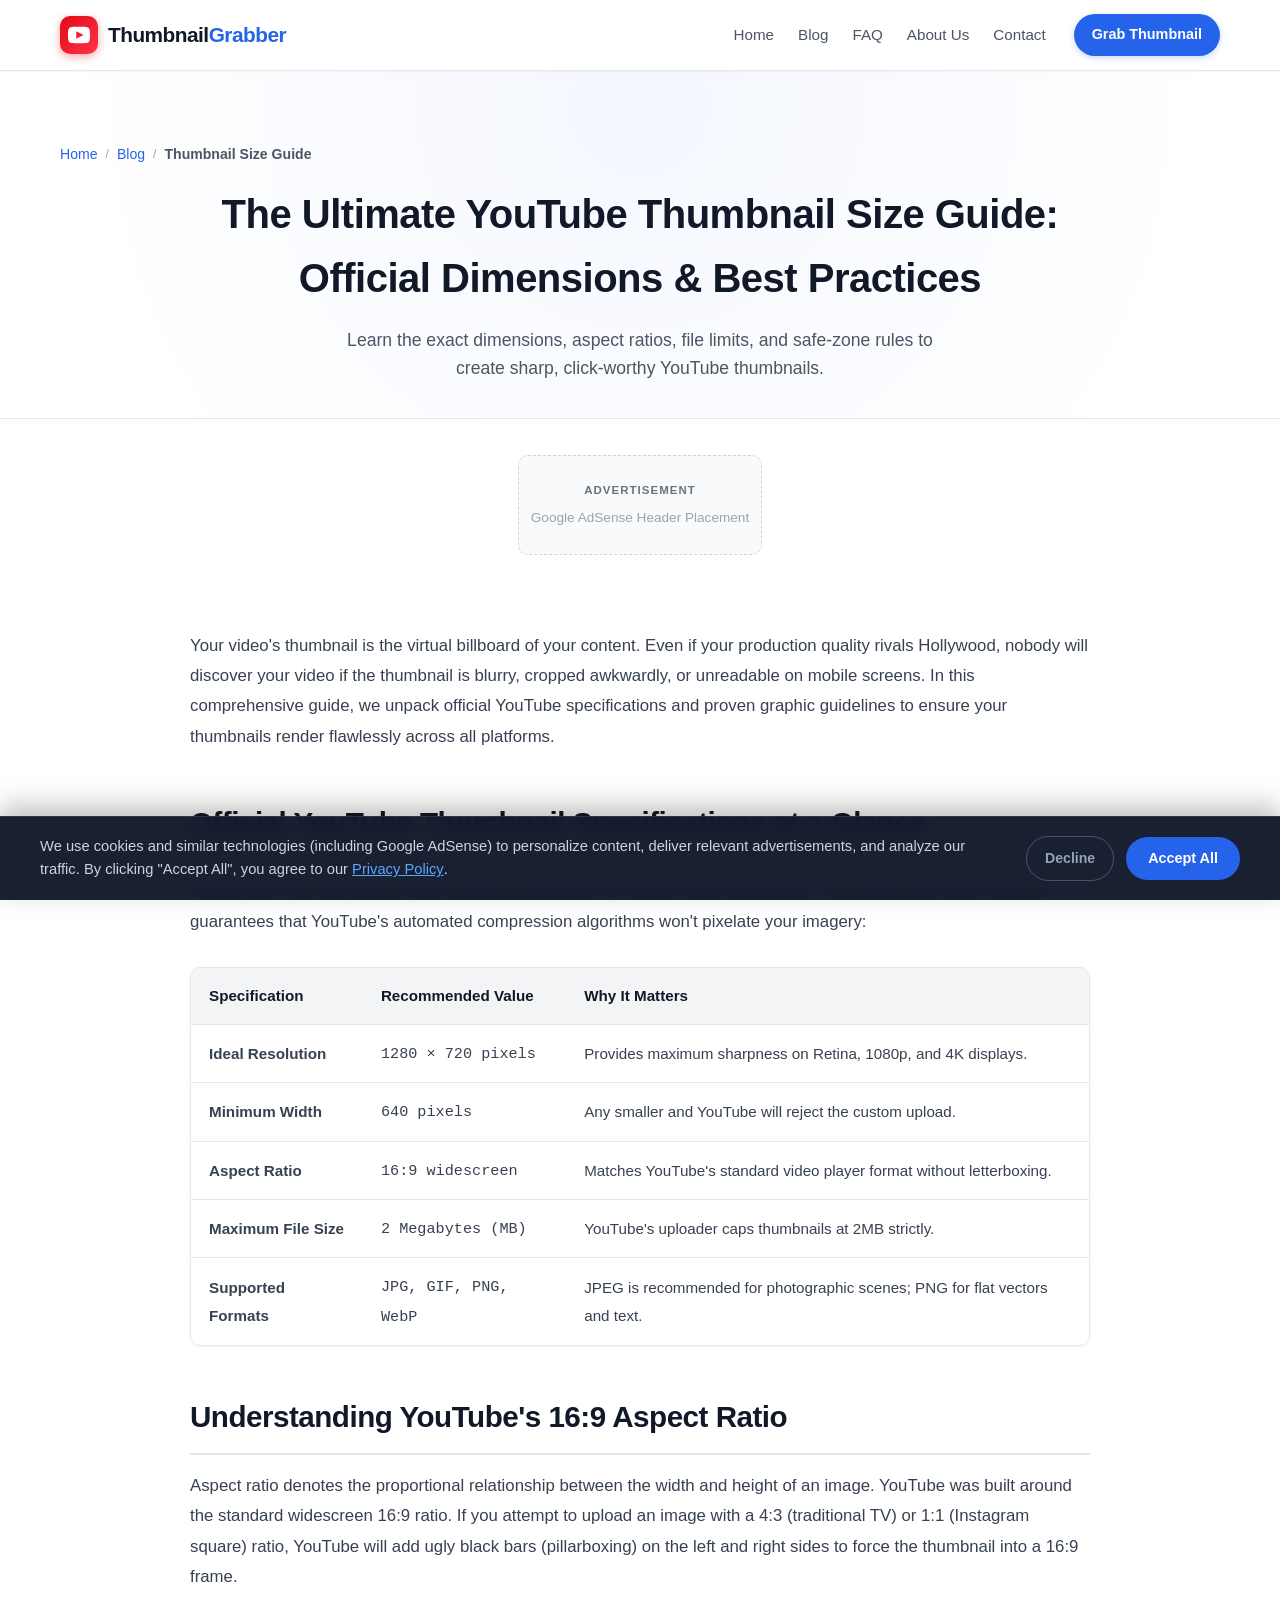
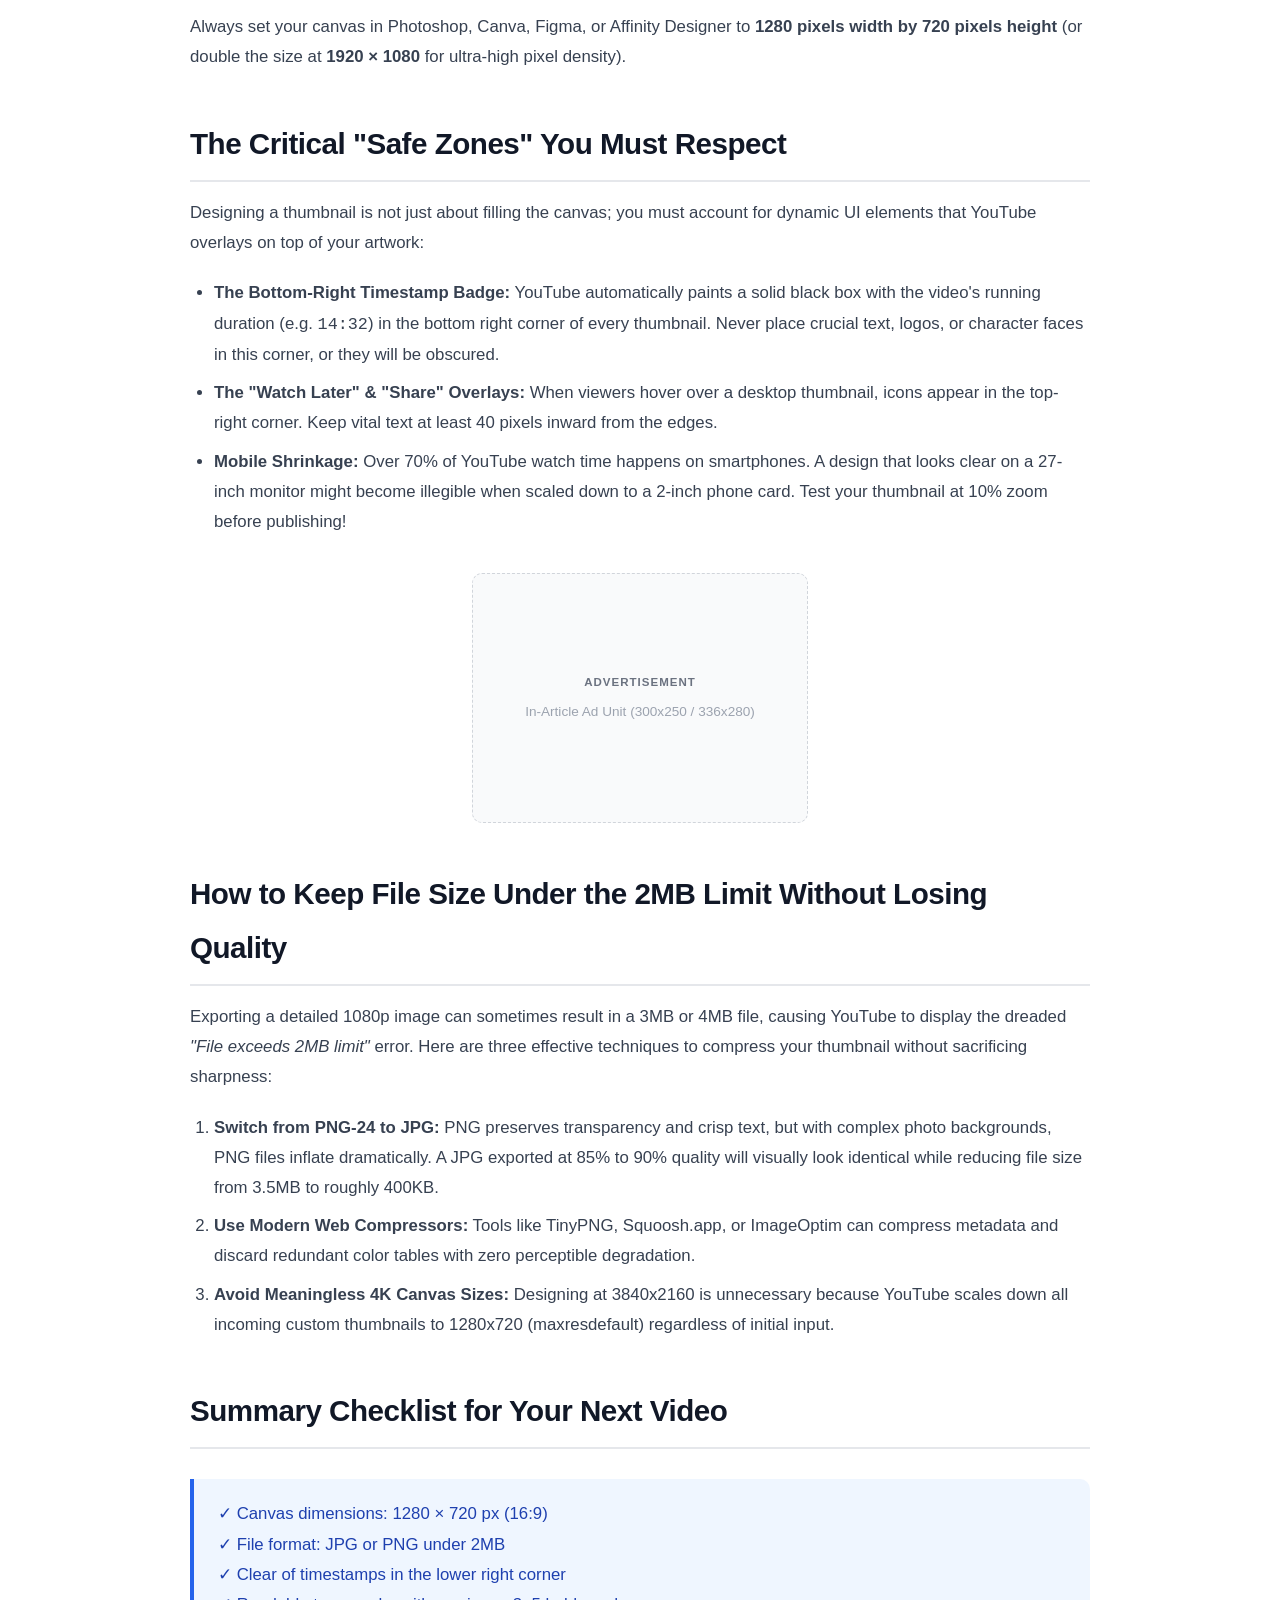
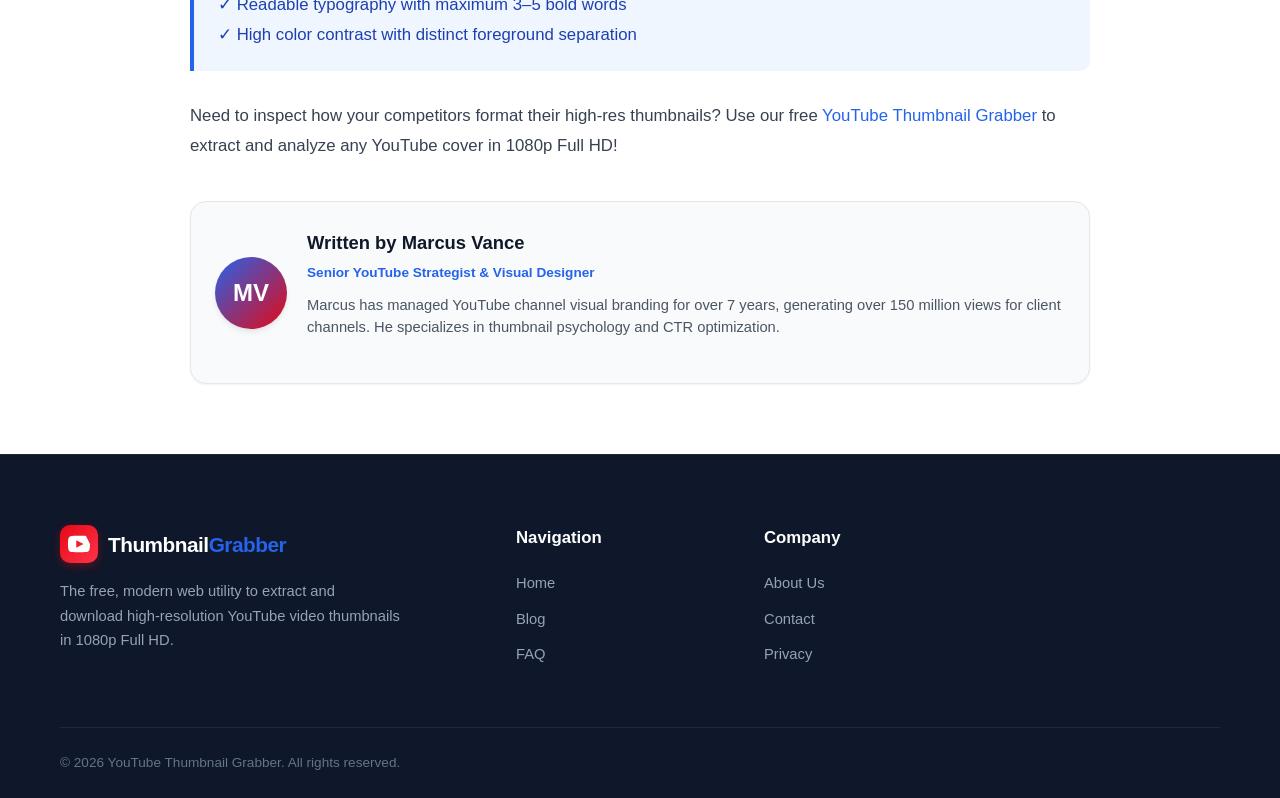
<file: blog/youtube-thumbnail-size-guide.html>
<!DOCTYPE html>
<html lang="en">
<head>
  <meta charset="UTF-8" />
  <meta name="viewport" content="width=device-width, initial-scale=1.0" />
  <title>YouTube Thumbnail Size Guide (2026): Best Dimensions, Aspect Ratio & Specs</title>
  <meta name="description" content="Official YouTube thumbnail dimensions, aspect ratio (16:9), maximum file size, safe zone templates, and tips to ensure crisp 1080p graphics on all devices." />
  <!-- Google AdSense Account Verification & Auto Ads -->
  <meta name="google-adsense-account" content="ca-pub-XXXXXXXXXXXXXXXX" />
  <script async src="https://pagead2.googlesyndication.com/pagead/js/adsbygoogle.js?client=ca-pub-XXXXXXXXXXXXXXXX" crossorigin="anonymous"></script>

  <link rel="canonical" href="https://youtube-thumbnail-grabber.com/blog/youtube-thumbnail-size-guide.html" />
  <link rel="stylesheet" href="../css/style.css" />
  <script type="application/ld+json">
  {
    "@context": "https://schema.org",
    "@type": "Article",
    "headline": "YouTube Thumbnail Size Guide (2026): Best Dimensions, Aspect Ratio & Specs",
    "description": "Comprehensive guide on official YouTube thumbnail specifications, 16:9 aspect ratio, file size restrictions, and design rules.",
    "author": {
      "@type": "Organization",
      "name": "YouTube Thumbnail Grabber Editorial"
    },
    "datePublished": "2026-01-15",
    "dateModified": "2026-11-10"
  }
  </script>
</head>
<body>

  <!-- Header -->
  <header class="site-header">
    <div class="container header-inner">
      <a href="../index.html" class="logo">
        <div class="logo-badge">
          <svg viewBox="0 0 24 24">
            <path d="M19.615 3.184c-3.604-.246-11.631-.245-15.23 0-3.897.266-4.356 2.62-4.385 8.816.029 6.185.484 8.549 4.385 8.816 3.6.245 11.626.246 15.23 0 3.897-.266 4.356-2.62 4.385-8.816-.029-6.185-.484-8.549-4.385-8.816zm-10.615 12.816v-8l8 3.993-8 4.007z"/>
          </svg>
        </div>
        <span class="logo-text">Thumbnail<span class="dot-grabber">Grabber</span></span>
      </a>

      <button class="mobile-menu-btn" id="mobileMenuBtn" aria-label="Toggle navigation">
        <svg viewBox="0 0 24 24" fill="none" stroke="currentColor" stroke-width="2">
          <line x1="3" y1="12" x2="21" y2="12"></line>
          <line x1="3" y1="6" x2="21" y2="6"></line>
          <line x1="3" y1="18" x2="21" y2="18"></line>
        </svg>
      </button>

      <nav class="main-nav" id="mainNav">
        <ul class="nav-links">
          <li><a href="../index.html">Home</a></li>
          <li><a href="../blog.html">Blog</a></li>
          <li><a href="../faq.html">FAQ</a></li>
          <li><a href="../about.html">About Us</a></li>
          <li><a href="../contact.html">Contact</a></li>
        </ul>
        <a href="../index.html#grabberForm" class="header-cta-btn">Grab Thumbnail</a>
      </nav>
    </div>
  </header>

  <!-- Article Hero -->
  <header class="page-header">
    <div class="container">
      <nav class="breadcrumb-nav" aria-label="Breadcrumb">
        <ol class="breadcrumb-list">
          <li class="breadcrumb-item"><a href="../index.html">Home</a></li>
          <li class="breadcrumb-separator">/</li>
          <li class="breadcrumb-item"><a href="../blog.html">Blog</a></li>
          <li class="breadcrumb-separator">/</li>
          <li class="breadcrumb-item active" aria-current="page">Thumbnail Size Guide</li>
        </ol>
      </nav>
      <h1 class="page-title" style="max-width:850px; margin:0 auto 16px;">The Ultimate YouTube Thumbnail Size Guide: Official Dimensions & Best Practices</h1>
      <p class="page-subtitle">Learn the exact dimensions, aspect ratios, file limits, and safe-zone rules to create sharp, click-worthy YouTube thumbnails.</p>
    </div>
  </header>

  <!-- AdSense Banner -->
  <div class="ad-slot-wrapper">
    <div class="ad-box ad-leaderboard">
      <span class="ad-label">Advertisement</span>
      <div class="ad-placeholder-content">
        <span>Google AdSense Header Placement</span>
      </div>
    </div>
  </div>

  <!-- Main Content -->
  <main class="container">
    <article class="content-article" style="margin:40px auto 70px;">
      <p>
        Your video's thumbnail is the virtual billboard of your content. Even if your production quality rivals Hollywood, nobody will discover your video if the thumbnail is blurry, cropped awkwardly, or unreadable on mobile screens. In this comprehensive guide, we unpack official YouTube specifications and proven graphic guidelines to ensure your thumbnails render flawlessly across all platforms.
      </p>

      <h2>Official YouTube Thumbnail Specifications at a Glance</h2>
      <p>Google and YouTube publish strict technical guidelines for custom video thumbnails. Following these exact numbers guarantees that YouTube's automated compression algorithms won't pixelate your imagery:</p>

      <div class="table-wrapper">
        <table class="seo-table">
          <thead>
            <tr>
              <th>Specification</th>
              <th>Recommended Value</th>
              <th>Why It Matters</th>
            </tr>
          </thead>
          <tbody>
            <tr>
              <td><strong>Ideal Resolution</strong></td>
              <td><code>1280 × 720 pixels</code></td>
              <td>Provides maximum sharpness on Retina, 1080p, and 4K displays.</td>
            </tr>
            <tr>
              <td><strong>Minimum Width</strong></td>
              <td><code>640 pixels</code></td>
              <td>Any smaller and YouTube will reject the custom upload.</td>
            </tr>
            <tr>
              <td><strong>Aspect Ratio</strong></td>
              <td><code>16:9 widescreen</code></td>
              <td>Matches YouTube's standard video player format without letterboxing.</td>
            </tr>
            <tr>
              <td><strong>Maximum File Size</strong></td>
              <td><code>2 Megabytes (MB)</code></td>
              <td>YouTube's uploader caps thumbnails at 2MB strictly.</td>
            </tr>
            <tr>
              <td><strong>Supported Formats</strong></td>
              <td><code>JPG, GIF, PNG, WebP</code></td>
              <td>JPEG is recommended for photographic scenes; PNG for flat vectors and text.</td>
            </tr>
          </tbody>
        </table>
      </div>

      <h2>Understanding YouTube's 16:9 Aspect Ratio</h2>
      <p>
        Aspect ratio denotes the proportional relationship between the width and height of an image. YouTube was built around the standard widescreen 16:9 ratio. If you attempt to upload an image with a 4:3 (traditional TV) or 1:1 (Instagram square) ratio, YouTube will add ugly black bars (pillarboxing) on the left and right sides to force the thumbnail into a 16:9 frame.
      </p>
      <p>
        Always set your canvas in Photoshop, Canva, Figma, or Affinity Designer to <strong>1280 pixels width by 720 pixels height</strong> (or double the size at <strong>1920 × 1080</strong> for ultra-high pixel density).
      </p>

      <h2>The Critical "Safe Zones" You Must Respect</h2>
      <p>
        Designing a thumbnail is not just about filling the canvas; you must account for dynamic UI elements that YouTube overlays on top of your artwork:
      </p>
      <ul>
        <li>
          <strong>The Bottom-Right Timestamp Badge:</strong> YouTube automatically paints a solid black box with the video's running duration (e.g. <code>14:32</code>) in the bottom right corner of every thumbnail. Never place crucial text, logos, or character faces in this corner, or they will be obscured.
        </li>
        <li>
          <strong>The "Watch Later" & "Share" Overlays:</strong> When viewers hover over a desktop thumbnail, icons appear in the top-right corner. Keep vital text at least 40 pixels inward from the edges.
        </li>
        <li>
          <strong>Mobile Shrinkage:</strong> Over 70% of YouTube watch time happens on smartphones. A design that looks clear on a 27-inch monitor might become illegible when scaled down to a 2-inch phone card. Test your thumbnail at 10% zoom before publishing!
        </li>
      </ul>

      <!-- AdSense Rectangle In-Article -->
      <div class="ad-slot-wrapper">
        <div class="ad-box ad-rectangle">
          <span class="ad-label">Advertisement</span>
          <div class="ad-placeholder-content">
            <span>In-Article Ad Unit (300x250 / 336x280)</span>
          </div>
        </div>
      </div>

      <h2>How to Keep File Size Under the 2MB Limit Without Losing Quality</h2>
      <p>
        Exporting a detailed 1080p image can sometimes result in a 3MB or 4MB file, causing YouTube to display the dreaded <em>"File exceeds 2MB limit"</em> error. Here are three effective techniques to compress your thumbnail without sacrificing sharpness:
      </p>
      <ol>
        <li><strong>Switch from PNG-24 to JPG:</strong> PNG preserves transparency and crisp text, but with complex photo backgrounds, PNG files inflate dramatically. A JPG exported at 85% to 90% quality will visually look identical while reducing file size from 3.5MB to roughly 400KB.</li>
        <li><strong>Use Modern Web Compressors:</strong> Tools like TinyPNG, Squoosh.app, or ImageOptim can compress metadata and discard redundant color tables with zero perceptible degradation.</li>
        <li><strong>Avoid Meaningless 4K Canvas Sizes:</strong> Designing at 3840x2160 is unnecessary because YouTube scales down all incoming custom thumbnails to 1280x720 (maxresdefault) regardless of initial input.</li>
      </ol>

      <h2>Summary Checklist for Your Next Video</h2>
      <div class="callout-box">
        <p>
          &check; Canvas dimensions: 1280 × 720 px (16:9)<br />
          &check; File format: JPG or PNG under 2MB<br />
          &check; Clear of timestamps in the lower right corner<br />
          &check; Readable typography with maximum 3–5 bold words<br />
          &check; High color contrast with distinct foreground separation
        </p>
      </div>

      <p style="margin-top:30px;">
        Need to inspect how your competitors format their high-res thumbnails? Use our free <a href="../index.html">YouTube Thumbnail Grabber</a> to extract and analyze any YouTube cover in 1080p Full HD!
      </p>

      <!-- Author Card (E-E-A-T) -->
      <div class="author-card">
        <div class="author-avatar">MV</div>
        <div class="author-info">
          <h4>Written by Marcus Vance</h4>
          <span class="author-role">Senior YouTube Strategist & Visual Designer</span>
          <p class="author-bio">Marcus has managed YouTube channel visual branding for over 7 years, generating over 150 million views for client channels. He specializes in thumbnail psychology and CTR optimization.</p>
        </div>
      </div>
    </article>
  </main>

  <!-- Footer -->
  <footer class="site-footer">
    <div class="container">
      <div class="footer-top">
        <div class="footer-brand">
          <a href="../index.html" class="logo">
            <div class="logo-badge">
              <svg viewBox="0 0 24 24">
                <path d="M19.615 3.184c-3.604-.246-11.631-.245-15.23 0-3.897.266-4.356 2.62-4.385 8.816.029 6.185.484 8.549 4.385 8.816 3.6.245 11.626.246 15.23 0 3.897-.266 4.356-2.62 4.385-8.816zm-10.615 12.816v-8l8 3.993-8 4.007z"/>
              </svg>
            </div>
            <span class="logo-text">Thumbnail<span class="dot-grabber">Grabber</span></span>
          </a>
          <p class="footer-desc">The free, modern web utility to extract and download high-resolution YouTube video thumbnails in 1080p Full HD.</p>
        </div>
        <div>
          <h4 class="footer-heading">Navigation</h4>
          <ul class="footer-links">
            <li><a href="../index.html">Home</a></li>
            <li><a href="../blog.html">Blog</a></li>
            <li><a href="../faq.html">FAQ</a></li>
          </ul>
        </div>
        <div>
          <h4 class="footer-heading">Company</h4>
          <ul class="footer-links">
            <li><a href="../about.html">About Us</a></li>
            <li><a href="../contact.html">Contact</a></li>
            <li><a href="../privacy-policy.html">Privacy</a></li>
          </ul>
        </div>
      </div>
      <div class="footer-bottom">
        <div>&copy; 2026 YouTube Thumbnail Grabber. All rights reserved.</div>
      </div>
    </div>
  </footer>

  <!-- Cookie Consent Banner -->
  <div class="cookie-banner" id="cookieBanner" role="dialog" aria-label="Cookie consent">
    <div class="cookie-banner-inner">
      <div class="cookie-text">
        We use cookies and similar technologies (including Google AdSense) to personalize content, deliver relevant advertisements, and analyze our traffic. By clicking "Accept All", you agree to our <a href="../privacy-policy.html">Privacy Policy</a>.
      </div>
      <div class="cookie-actions">
        <button type="button" class="btn-cookie-decline" id="btnCookieDecline">Decline</button>
        <button type="button" class="btn-cookie-accept" id="btnCookieAccept">Accept All</button>
      </div>
    </div>
  </div>

  <script src="../js/thumbnail-extractor.js"></script>
</body>
</html>
</file>
<file: css/style.css>
/* ==========================================================================
   YouTube Thumbnail Grabber - Main Stylesheet
   Modern, Clean, Fast & Mobile Responsive
   Palette: White Background, Red (#E50914 / #FF0000) & Blue (#2563EB / #1D4ED8)
   ========================================================================== */

:root {
  --primary-red: #E50914;
  --primary-red-hover: #CC0813;
  --primary-red-light: #FEE2E2;
  --accent-blue: #2563EB;
  --accent-blue-hover: #1D4ED8;
  --accent-blue-light: #EFF6FF;
  --bg-white: #FFFFFF;
  --bg-surface: #F9FAFB;
  --bg-surface-elevated: #F3F4F6;
  --text-dark: #111827;
  --text-secondary: #4B5563;
  --text-muted: #6B7280;
  --border-light: #E5E7EB;
  --border-medium: #D1D5DB;
  --success-green: #10B981;
  --warning-amber: #F59E0B;
  --shadow-sm: 0 1px 2px 0 rgba(0, 0, 0, 0.05);
  --shadow-md: 0 4px 6px -1px rgba(0, 0, 0, 0.08), 0 2px 4px -1px rgba(0, 0, 0, 0.04);
  --shadow-lg: 0 10px 15px -3px rgba(0, 0, 0, 0.08), 0 4px 6px -2px rgba(0, 0, 0, 0.03);
  --shadow-xl: 0 20px 25px -5px rgba(0, 0, 0, 0.1), 0 10px 10px -5px rgba(0, 0, 0, 0.04);
  --radius-sm: 6px;
  --radius-md: 10px;
  --radius-lg: 16px;
  --radius-full: 9999px;
  --transition: all 0.2s cubic-bezier(0.4, 0, 0.2, 1);
  --font-sans: -apple-system, BlinkMacSystemFont, "Segoe UI", Roboto, "Helvetica Neue", Arial, sans-serif;
  --container-max: 1200px;
}

/* Base & Reset */
*, *::before, *::after {
  box-sizing: border-box;
  margin: 0;
  padding: 0;
}

html {
  font-size: 16px;
  scroll-behavior: smooth;
  -webkit-font-smoothing: antialiased;
  -moz-osx-font-smoothing: grayscale;
}

body {
  font-family: var(--font-sans);
  background-color: var(--bg-white);
  color: var(--text-dark);
  line-height: 1.6;
  min-height: 100vh;
  display: flex;
  flex-direction: column;
}

img, svg {
  display: block;
  max-width: 100%;
}

a {
  color: var(--accent-blue);
  text-decoration: none;
  transition: var(--transition);
}

a:hover {
  color: var(--accent-blue-hover);
}

button, input, textarea, select {
  font: inherit;
}

.container {
  width: 100%;
  max-width: var(--container-max);
  margin: 0 auto;
  padding: 0 20px;
}

/* ==========================================================================
   Header & Navigation
   ========================================================================== */
.site-header {
  position: sticky;
  top: 0;
  z-index: 100;
  background-color: rgba(255, 255, 255, 0.95);
  backdrop-filter: blur(10px);
  -webkit-backdrop-filter: blur(10px);
  border-bottom: 1px solid var(--border-light);
  box-shadow: var(--shadow-sm);
}

.header-inner {
  display: flex;
  align-items: center;
  justify-content: space-between;
  height: 70px;
}

.logo {
  display: flex;
  align-items: center;
  gap: 10px;
  font-size: 1.3rem;
  font-weight: 800;
  color: var(--text-dark);
  letter-spacing: -0.5px;
}

.logo:hover {
  color: var(--text-dark);
}

.logo-badge {
  display: flex;
  align-items: center;
  justify-content: center;
  width: 38px;
  height: 38px;
  background: linear-gradient(135deg, var(--primary-red), #FF334B);
  color: #fff;
  border-radius: var(--radius-md);
  box-shadow: 0 3px 8px rgba(229, 9, 20, 0.35);
}

.logo-badge svg {
  width: 22px;
  height: 22px;
  fill: currentColor;
}

.logo-text span {
  color: var(--primary-red);
}

.logo-text .dot-grabber {
  color: var(--accent-blue);
}

.main-nav {
  display: flex;
  align-items: center;
  gap: 28px;
}

.nav-links {
  display: flex;
  align-items: center;
  list-style: none;
  gap: 24px;
}

.nav-links a {
  color: var(--text-secondary);
  font-weight: 500;
  font-size: 0.95rem;
  padding: 6px 0;
  position: relative;
}

.nav-links a:hover,
.nav-links a.active {
  color: var(--primary-red);
}

.nav-links a.active::after {
  content: "";
  position: absolute;
  bottom: 0;
  left: 0;
  right: 0;
  height: 2px;
  background-color: var(--primary-red);
  border-radius: var(--radius-full);
}

.header-cta-btn {
  display: inline-flex;
  align-items: center;
  gap: 8px;
  background-color: var(--accent-blue);
  color: #FFFFFF !important;
  font-size: 0.9rem;
  font-weight: 600;
  padding: 9px 18px;
  border-radius: var(--radius-full);
  box-shadow: 0 2px 6px rgba(37, 99, 235, 0.25);
  transition: var(--transition);
}

.header-cta-btn:hover {
  background-color: var(--accent-blue-hover);
  transform: translateY(-1px);
  box-shadow: 0 4px 10px rgba(37, 99, 235, 0.35);
}

.mobile-menu-btn {
  display: none;
  background: none;
  border: none;
  cursor: pointer;
  padding: 8px;
  color: var(--text-dark);
}

.mobile-menu-btn svg {
  width: 26px;
  height: 26px;
}

/* ==========================================================================
   Hero Section
   ========================================================================== */
.hero-section {
  padding: 56px 0 40px;
  background: radial-gradient(circle at 50% 10%, rgba(229, 9, 20, 0.04) 0%, rgba(37, 99, 235, 0.03) 60%, transparent 100%);
  text-align: center;
  position: relative;
  overflow: hidden;
}

.hero-pill {
  display: inline-flex;
  align-items: center;
  gap: 8px;
  padding: 6px 16px;
  background-color: var(--primary-red-light);
  color: var(--primary-red);
  font-size: 0.85rem;
  font-weight: 700;
  border-radius: var(--radius-full);
  margin-bottom: 20px;
  text-transform: uppercase;
  letter-spacing: 0.5px;
}

.hero-pill svg {
  width: 16px;
  height: 16px;
  fill: currentColor;
}

.hero-title {
  font-size: 2.75rem;
  font-weight: 900;
  color: var(--text-dark);
  line-height: 1.15;
  letter-spacing: -1px;
  max-width: 820px;
  margin: 0 auto 18px;
}

.hero-title span.highlight-red {
  color: var(--primary-red);
}

.hero-title span.highlight-blue {
  color: var(--accent-blue);
}

.hero-subtitle {
  font-size: 1.15rem;
  color: var(--text-secondary);
  max-width: 660px;
  margin: 0 auto 36px;
  line-height: 1.6;
}

/* Input Form Box */
.grabber-form-wrapper {
  max-width: 780px;
  margin: 0 auto;
}

.grabber-box {
  background-color: var(--bg-white);
  border: 2px solid var(--border-medium);
  border-radius: var(--radius-lg);
  padding: 8px;
  display: flex;
  align-items: center;
  gap: 8px;
  box-shadow: var(--shadow-lg);
  transition: var(--transition);
}

.grabber-box:focus-within {
  border-color: var(--accent-blue);
  box-shadow: 0 0 0 4px rgba(37, 99, 235, 0.15), var(--shadow-xl);
}

.input-icon-left {
  padding-left: 14px;
  color: var(--text-muted);
  display: flex;
  align-items: center;
}

.input-icon-left svg {
  width: 24px;
  height: 24px;
}

.grabber-input {
  flex: 1;
  border: none;
  outline: none;
  font-size: 1.05rem;
  color: var(--text-dark);
  padding: 12px 10px;
  background: transparent;
  min-width: 0;
}

.grabber-input::placeholder {
  color: #9CA3AF;
  font-weight: 400;
}

.box-actions {
  display: flex;
  align-items: center;
  gap: 6px;
}

.btn-paste,
.btn-clear {
  background-color: var(--bg-surface-elevated);
  border: 1px solid var(--border-light);
  color: var(--text-secondary);
  border-radius: var(--radius-md);
  padding: 10px 14px;
  font-size: 0.85rem;
  font-weight: 600;
  cursor: pointer;
  display: inline-flex;
  align-items: center;
  gap: 6px;
  transition: var(--transition);
  white-space: nowrap;
}

.btn-paste:hover,
.btn-clear:hover {
  background-color: var(--border-light);
  color: var(--text-dark);
}

.btn-paste svg,
.btn-clear svg {
  width: 15px;
  height: 15px;
}

.btn-submit {
  background: linear-gradient(135deg, var(--primary-red), #F42636);
  border: none;
  color: #FFFFFF;
  border-radius: var(--radius-md);
  padding: 12px 24px;
  font-size: 1rem;
  font-weight: 700;
  cursor: pointer;
  display: inline-flex;
  align-items: center;
  gap: 8px;
  transition: var(--transition);
  box-shadow: 0 4px 12px rgba(229, 9, 20, 0.35);
  white-space: nowrap;
}

.btn-submit:hover {
  background: linear-gradient(135deg, var(--primary-red-hover), #E50914);
  transform: translateY(-1px);
  box-shadow: 0 6px 16px rgba(229, 9, 20, 0.45);
}

.btn-submit svg {
  width: 18px;
  height: 18px;
}

/* Sample Quick Links */
.sample-links-bar {
  display: flex;
  align-items: center;
  justify-content: center;
  gap: 10px;
  flex-wrap: wrap;
  margin-top: 18px;
  font-size: 0.88rem;
  color: var(--text-muted);
}

.sample-pill {
  background-color: var(--bg-surface);
  border: 1px dashed var(--border-medium);
  color: var(--accent-blue);
  font-weight: 600;
  padding: 4px 12px;
  border-radius: var(--radius-full);
  cursor: pointer;
  transition: var(--transition);
}

.sample-pill:hover {
  background-color: var(--accent-blue-light);
  border-color: var(--accent-blue);
}

/* Error Notice Banner */
.alert-box {
  display: none;
  max-width: 780px;
  margin: 20px auto 0;
  padding: 12px 18px;
  border-radius: var(--radius-md);
  font-size: 0.95rem;
  font-weight: 500;
  align-items: center;
  gap: 12px;
  animation: slideDown 0.25s ease-out;
}

.alert-box.active {
  display: flex;
}

.alert-error {
  background-color: var(--primary-red-light);
  border: 1px solid #FCA5A5;
  color: #B91C1C;
}

.alert-box svg {
  width: 20px;
  height: 20px;
  flex-shrink: 0;
}

/* ==========================================================================
   Results Section (Thumbnails Display)
   ========================================================================== */
.results-section {
  display: none;
  padding: 40px 0 60px;
  background-color: var(--bg-surface);
  border-top: 1px solid var(--border-light);
  border-bottom: 1px solid var(--border-light);
}

.results-section.active {
  display: block;
  animation: fadeIn 0.3s ease-in-out;
}

.results-header {
  text-align: center;
  margin-bottom: 36px;
}

.video-meta-card {
  display: inline-flex;
  align-items: center;
  gap: 14px;
  background-color: var(--bg-white);
  border: 1px solid var(--border-light);
  border-radius: var(--radius-full);
  padding: 8px 22px;
  box-shadow: var(--shadow-sm);
  margin-bottom: 16px;
}

.video-id-badge {
  font-weight: 700;
  color: var(--primary-red);
  background-color: var(--primary-red-light);
  padding: 3px 10px;
  border-radius: var(--radius-full);
  font-size: 0.82rem;
}

.results-title {
  font-size: 2rem;
  font-weight: 800;
  color: var(--text-dark);
  margin-bottom: 8px;
}

.results-subtitle {
  color: var(--text-secondary);
  font-size: 1rem;
}

/* Thumbnail Grid */
.thumbnails-grid {
  display: grid;
  grid-template-columns: repeat(auto-fit, minmax(320px, 1fr));
  gap: 28px;
  margin-bottom: 30px;
}

.thumb-card {
  background-color: var(--bg-white);
  border: 1px solid var(--border-light);
  border-radius: var(--radius-lg);
  overflow: hidden;
  box-shadow: var(--shadow-md);
  transition: var(--transition);
  display: flex;
  flex-direction: column;
}

.thumb-card:hover {
  transform: translateY(-4px);
  box-shadow: var(--shadow-xl);
  border-color: var(--border-medium);
}

.thumb-card.featured {
  border: 2px solid var(--primary-red);
  position: relative;
}

.featured-ribbon {
  position: absolute;
  top: 12px;
  right: 12px;
  z-index: 5;
  background: linear-gradient(135deg, var(--primary-red), #FF334B);
  color: #fff;
  font-size: 0.75rem;
  font-weight: 800;
  padding: 4px 10px;
  border-radius: var(--radius-full);
  text-transform: uppercase;
  letter-spacing: 0.5px;
  box-shadow: 0 2px 6px rgba(229, 9, 20, 0.4);
}

.thumb-image-container {
  position: relative;
  width: 100%;
  padding-top: 56.25%; /* 16:9 Aspect Ratio */
  background-color: #000;
  overflow: hidden;
}

.thumb-img {
  position: absolute;
  top: 0;
  left: 0;
  width: 100%;
  height: 100%;
  object-fit: cover;
  transition: transform 0.3s ease;
}

.thumb-card:hover .thumb-img {
  transform: scale(1.02);
}

.thumb-skeleton {
  position: absolute;
  top: 0;
  left: 0;
  width: 100%;
  height: 100%;
  background: linear-gradient(90deg, #f0f0f0 25%, #e0e0e0 50%, #f0f0f0 75%);
  background-size: 200% 100%;
  animation: skeletonPulse 1.5s infinite;
}

.thumb-content {
  padding: 20px;
  display: flex;
  flex-direction: column;
  flex: 1;
}

.thumb-header {
  display: flex;
  align-items: center;
  justify-content: space-between;
  margin-bottom: 12px;
}

.quality-badge {
  font-weight: 800;
  font-size: 1.1rem;
  color: var(--text-dark);
}

.dimensions-badge {
  display: inline-flex;
  align-items: center;
  gap: 4px;
  font-size: 0.82rem;
  font-weight: 600;
  padding: 3px 8px;
  background-color: var(--bg-surface-elevated);
  color: var(--text-secondary);
  border-radius: var(--radius-sm);
  border: 1px solid var(--border-light);
}

.thumb-desc {
  font-size: 0.88rem;
  color: var(--text-muted);
  margin-bottom: 18px;
  line-height: 1.45;
}

.thumb-actions {
  display: grid;
  grid-template-columns: 1fr auto;
  gap: 10px;
  margin-top: auto;
}

.btn-download {
  background-color: var(--primary-red);
  color: #FFFFFF;
  border: none;
  border-radius: var(--radius-md);
  padding: 10px 16px;
  font-weight: 700;
  font-size: 0.92rem;
  cursor: pointer;
  display: inline-flex;
  align-items: center;
  justify-content: center;
  gap: 8px;
  transition: var(--transition);
}

.btn-download:hover {
  background-color: var(--primary-red-hover);
  box-shadow: 0 4px 10px rgba(229, 9, 20, 0.35);
}

.btn-download svg {
  width: 17px;
  height: 17px;
}

.btn-icon-action {
  background-color: var(--bg-surface-elevated);
  border: 1px solid var(--border-light);
  color: var(--text-secondary);
  border-radius: var(--radius-md);
  width: 42px;
  height: 42px;
  display: inline-flex;
  align-items: center;
  justify-content: center;
  cursor: pointer;
  transition: var(--transition);
}

.btn-icon-action:hover {
  background-color: var(--border-light);
  color: var(--accent-blue);
  border-color: var(--accent-blue);
}

.btn-icon-action svg {
  width: 18px;
  height: 18px;
}

/* ==========================================================================
   AdSense Placement Containers (Optimized & Policy-Compliant)
   ========================================================================== */
.ad-slot-wrapper {
  margin: 36px auto;
  text-align: center;
  max-width: var(--container-max);
  padding: 0 20px;
}

.ad-box {
  background-color: var(--bg-surface);
  border: 1px dashed var(--border-medium);
  border-radius: var(--radius-md);
  padding: 16px 12px;
  display: flex;
  flex-direction: column;
  align-items: center;
  justify-content: center;
  min-height: 100px;
  position: relative;
  overflow: hidden;
}

.ad-label {
  font-size: 0.72rem;
  text-transform: uppercase;
  letter-spacing: 1px;
  color: var(--text-muted);
  margin-bottom: 8px;
  font-weight: 600;
}

.ad-placeholder-content {
  color: #9CA3AF;
  font-size: 0.85rem;
  font-weight: 500;
  display: flex;
  align-items: center;
  gap: 6px;
}

.ad-leaderboard {
  min-height: 100px;
  max-width: 728px;
  margin: 0 auto;
}

.ad-rectangle {
  min-height: 250px;
  max-width: 336px;
  margin: 0 auto;
}

/* ==========================================================================
   Features Section
   ========================================================================== */
.features-section {
  padding: 70px 0;
  background-color: var(--bg-white);
}

.section-head {
  text-align: center;
  max-width: 700px;
  margin: 0 auto 50px;
}

.section-tag {
  display: inline-block;
  font-size: 0.82rem;
  font-weight: 800;
  color: var(--accent-blue);
  text-transform: uppercase;
  letter-spacing: 1px;
  margin-bottom: 10px;
}

.section-title {
  font-size: 2.25rem;
  font-weight: 800;
  color: var(--text-dark);
  letter-spacing: -0.5px;
  line-height: 1.25;
  margin-bottom: 14px;
}

.section-subtitle {
  font-size: 1.05rem;
  color: var(--text-secondary);
}

.features-grid {
  display: grid;
  grid-template-columns: repeat(auto-fit, minmax(280px, 1fr));
  gap: 28px;
}

.feature-card {
  background-color: var(--bg-surface);
  border: 1px solid var(--border-light);
  border-radius: var(--radius-lg);
  padding: 30px;
  transition: var(--transition);
  position: relative;
}

.feature-card:hover {
  transform: translateY(-4px);
  box-shadow: var(--shadow-lg);
  border-color: var(--border-medium);
  background-color: var(--bg-white);
}

.feature-icon-wrapper {
  width: 52px;
  height: 52px;
  border-radius: var(--radius-md);
  display: flex;
  align-items: center;
  justify-content: center;
  margin-bottom: 20px;
}

.feature-icon-red {
  background-color: var(--primary-red-light);
  color: var(--primary-red);
}

.feature-icon-blue {
  background-color: var(--accent-blue-light);
  color: var(--accent-blue);
}

.feature-icon-wrapper svg {
  width: 26px;
  height: 26px;
}

.feature-heading {
  font-size: 1.25rem;
  font-weight: 700;
  color: var(--text-dark);
  margin-bottom: 10px;
}

.feature-body {
  font-size: 0.95rem;
  color: var(--text-secondary);
  line-height: 1.6;
}

/* ==========================================================================
   How It Works Section
   ========================================================================== */
.how-it-works-section {
  padding: 70px 0;
  background-color: var(--bg-surface);
  border-top: 1px solid var(--border-light);
  border-bottom: 1px solid var(--border-light);
}

.steps-grid {
  display: grid;
  grid-template-columns: repeat(auto-fit, minmax(280px, 1fr));
  gap: 30px;
  counter-reset: step-counter;
}

.step-card {
  background-color: var(--bg-white);
  border: 1px solid var(--border-light);
  border-radius: var(--radius-lg);
  padding: 32px 24px;
  text-align: center;
  box-shadow: var(--shadow-sm);
  transition: var(--transition);
  position: relative;
}

.step-card:hover {
  transform: translateY(-3px);
  box-shadow: var(--shadow-md);
}

.step-number {
  position: absolute;
  top: -16px;
  left: 50%;
  transform: translateX(-50%);
  width: 34px;
  height: 34px;
  background-color: var(--accent-blue);
  color: #fff;
  border-radius: var(--radius-full);
  display: flex;
  align-items: center;
  justify-content: center;
  font-weight: 800;
  font-size: 0.95rem;
  box-shadow: 0 3px 8px rgba(37, 99, 235, 0.4);
}

.step-card:first-child .step-number {
  background-color: var(--primary-red);
  box-shadow: 0 3px 8px rgba(229, 9, 20, 0.4);
}

.step-icon {
  margin: 14px auto 18px;
  width: 60px;
  height: 60px;
  background-color: var(--bg-surface);
  border-radius: var(--radius-full);
  display: flex;
  align-items: center;
  justify-content: center;
  color: var(--text-dark);
}

.step-icon svg {
  width: 30px;
  height: 30px;
}

.step-title {
  font-size: 1.2rem;
  font-weight: 700;
  color: var(--text-dark);
  margin-bottom: 10px;
}

.step-desc {
  font-size: 0.92rem;
  color: var(--text-secondary);
  line-height: 1.55;
}

/* ==========================================================================
   SEO Content Section (Deep Rich Content for AdSense Value)
   ========================================================================== */
.seo-content-section {
  padding: 80px 0;
  background-color: var(--bg-white);
}

.content-article {
  max-width: 900px;
  margin: 0 auto;
  font-size: 1.05rem;
  color: #374151;
  line-height: 1.8;
}

.content-article h2 {
  font-size: 1.85rem;
  font-weight: 800;
  color: var(--text-dark);
  margin: 44px 0 16px;
  letter-spacing: -0.5px;
  border-bottom: 2px solid var(--border-light);
  padding-bottom: 10px;
}

.content-article h3 {
  font-size: 1.35rem;
  font-weight: 700;
  color: var(--text-dark);
  margin: 28px 0 12px;
}

.content-article p {
  margin-bottom: 20px;
}

.content-article ul,
.content-article ol {
  margin: 0 0 24px 24px;
}

.content-article li {
  margin-bottom: 8px;
}

/* Resolution Comparison Table */
.table-wrapper {
  overflow-x: auto;
  margin: 30px 0;
  border: 1px solid var(--border-light);
  border-radius: var(--radius-md);
  box-shadow: var(--shadow-sm);
}

.seo-table {
  width: 100%;
  border-collapse: collapse;
  text-align: left;
  font-size: 0.95rem;
}

.seo-table th,
.seo-table td {
  padding: 14px 18px;
  border-bottom: 1px solid var(--border-light);
}

.seo-table th {
  background-color: var(--bg-surface-elevated);
  font-weight: 700;
  color: var(--text-dark);
}

.seo-table tr:last-child td {
  border-bottom: none;
}

.seo-table tr:hover {
  background-color: rgba(37, 99, 235, 0.02);
}

.badge-pill-hd {
  background-color: var(--primary-red-light);
  color: var(--primary-red);
  font-weight: 700;
  padding: 2px 8px;
  border-radius: var(--radius-sm);
  font-size: 0.8rem;
}

/* Content Box Callout */
.callout-box {
  background-color: var(--accent-blue-light);
  border-left: 4px solid var(--accent-blue);
  padding: 20px 24px;
  border-radius: 0 var(--radius-md) var(--radius-md) 0;
  margin: 30px 0;
}

.callout-box p {
  margin: 0;
  color: #1E40AF;
  font-weight: 500;
}

/* ==========================================================================
   FAQ Section
   ========================================================================== */
.faq-section {
  padding: 70px 0;
  background-color: var(--bg-surface);
  border-top: 1px solid var(--border-light);
}

.faq-accordion-container {
  max-width: 820px;
  margin: 0 auto;
}

.faq-item {
  background-color: var(--bg-white);
  border: 1px solid var(--border-light);
  border-radius: var(--radius-md);
  margin-bottom: 14px;
  overflow: hidden;
  box-shadow: var(--shadow-sm);
  transition: var(--transition);
}

.faq-item:hover {
  border-color: var(--border-medium);
}

.faq-question {
  width: 100%;
  padding: 20px 24px;
  background: none;
  border: none;
  display: flex;
  align-items: center;
  justify-content: space-between;
  text-align: left;
  cursor: pointer;
  font-size: 1.08rem;
  font-weight: 700;
  color: var(--text-dark);
  transition: var(--transition);
  gap: 16px;
}

.faq-question:hover {
  color: var(--accent-blue);
}

.faq-icon {
  width: 22px;
  height: 22px;
  flex-shrink: 0;
  color: var(--text-muted);
  transition: transform 0.25s ease;
}

.faq-item.active .faq-icon {
  transform: rotate(180deg);
  color: var(--primary-red);
}

.faq-answer {
  max-height: 0;
  overflow: hidden;
  transition: max-height 0.3s ease-out;
  background-color: var(--bg-white);
}

.faq-answer-inner {
  padding: 0 24px 22px;
  color: var(--text-secondary);
  font-size: 0.98rem;
  line-height: 1.7;
}

/* ==========================================================================
   Contact, About, Legal Pages Layout
   ========================================================================== */
.page-header {
  padding: 56px 0 36px;
  background: radial-gradient(circle at 50% 10%, rgba(37, 99, 235, 0.05) 0%, transparent 80%);
  text-align: center;
  border-bottom: 1px solid var(--border-light);
}

.page-title {
  font-size: 2.5rem;
  font-weight: 900;
  color: var(--text-dark);
  margin-bottom: 12px;
  letter-spacing: -0.5px;
}

.page-subtitle {
  font-size: 1.1rem;
  color: var(--text-secondary);
  max-width: 600px;
  margin: 0 auto;
}

.legal-content-wrap,
.about-content-wrap {
  max-width: 860px;
  margin: 50px auto 80px;
  padding: 0 20px;
  font-size: 1.02rem;
  color: #374151;
  line-height: 1.8;
}

.legal-content-wrap h2,
.about-content-wrap h2 {
  font-size: 1.6rem;
  font-weight: 800;
  color: var(--text-dark);
  margin: 36px 0 14px;
}

.legal-content-wrap h3,
.about-content-wrap h3 {
  font-size: 1.25rem;
  font-weight: 700;
  color: var(--text-dark);
  margin: 24px 0 10px;
}

.legal-content-wrap p,
.about-content-wrap p {
  margin-bottom: 18px;
}

/* Contact Form Grid */
.contact-layout {
  display: grid;
  grid-template-columns: 1fr 1fr;
  gap: 50px;
  max-width: 1000px;
  margin: 60px auto 90px;
  padding: 0 20px;
}

.contact-info-card {
  background-color: var(--bg-surface);
  border: 1px solid var(--border-light);
  border-radius: var(--radius-lg);
  padding: 36px;
}

.contact-item {
  display: flex;
  align-items: flex-start;
  gap: 16px;
  margin-bottom: 28px;
}

.contact-item-icon {
  width: 44px;
  height: 44px;
  background-color: var(--primary-red-light);
  color: var(--primary-red);
  border-radius: var(--radius-md);
  display: flex;
  align-items: center;
  justify-content: center;
  flex-shrink: 0;
}

.contact-item-icon svg {
  width: 22px;
  height: 22px;
}

.contact-item-info h4 {
  font-size: 1.05rem;
  font-weight: 700;
  color: var(--text-dark);
  margin-bottom: 4px;
}

.contact-item-info p {
  font-size: 0.95rem;
  color: var(--text-secondary);
}

.contact-form-card {
  background-color: var(--bg-white);
  border: 1px solid var(--border-light);
  border-radius: var(--radius-lg);
  padding: 36px;
  box-shadow: var(--shadow-md);
}

.form-group {
  margin-bottom: 20px;
}

.form-label {
  display: block;
  font-weight: 600;
  font-size: 0.9rem;
  color: var(--text-dark);
  margin-bottom: 6px;
}

.form-input,
.form-textarea {
  width: 100%;
  padding: 12px 14px;
  border: 1px solid var(--border-medium);
  border-radius: var(--radius-md);
  font-size: 0.98rem;
  color: var(--text-dark);
  background-color: #fff;
  transition: var(--transition);
}

.form-input:focus,
.form-textarea:focus {
  outline: none;
  border-color: var(--accent-blue);
  box-shadow: 0 0 0 3px rgba(37, 99, 235, 0.15);
}

.form-textarea {
  resize: vertical;
  min-height: 120px;
}

/* ==========================================================================
   Blog Section & Cards
   ========================================================================== */
.blog-grid {
  display: grid;
  grid-template-columns: repeat(auto-fit, minmax(320px, 1fr));
  gap: 32px;
  margin: 50px 0 80px;
}

.blog-card {
  background-color: var(--bg-white);
  border: 1px solid var(--border-light);
  border-radius: var(--radius-lg);
  overflow: hidden;
  box-shadow: var(--shadow-sm);
  transition: var(--transition);
  display: flex;
  flex-direction: column;
}

.blog-card:hover {
  transform: translateY(-4px);
  box-shadow: var(--shadow-xl);
  border-color: var(--border-medium);
}

.blog-card-media {
  width: 100%;
  height: 200px;
  background: linear-gradient(135deg, #1E293B, #0F172A);
  display: flex;
  align-items: center;
  justify-content: center;
  color: #fff;
  position: relative;
  overflow: hidden;
}

.blog-card-media.grad-1 {
  background: linear-gradient(135deg, #E50914, #991B1B);
}

.blog-card-media.grad-2 {
  background: linear-gradient(135deg, #2563EB, #1E40AF);
}

.blog-card-media.grad-3 {
  background: linear-gradient(135deg, #059669, #065F46);
}

.blog-card-media svg {
  width: 64px;
  height: 64px;
  opacity: 0.9;
}

.blog-card-body {
  padding: 24px;
  display: flex;
  flex-direction: column;
  flex: 1;
}

.blog-card-meta {
  display: flex;
  align-items: center;
  gap: 12px;
  font-size: 0.82rem;
  color: var(--text-muted);
  margin-bottom: 12px;
}

.blog-badge {
  background-color: var(--accent-blue-light);
  color: var(--accent-blue);
  font-weight: 700;
  padding: 2px 8px;
  border-radius: var(--radius-full);
}

.blog-card-title {
  font-size: 1.3rem;
  font-weight: 800;
  color: var(--text-dark);
  line-height: 1.35;
  margin-bottom: 12px;
}

.blog-card-title a {
  color: inherit;
}

.blog-card-title a:hover {
  color: var(--primary-red);
}

.blog-card-excerpt {
  font-size: 0.94rem;
  color: var(--text-secondary);
  line-height: 1.6;
  margin-bottom: 20px;
  flex: 1;
}

.blog-card-footer {
  display: flex;
  align-items: center;
  justify-content: space-between;
  border-top: 1px solid var(--border-light);
  padding-top: 16px;
  font-size: 0.9rem;
  font-weight: 600;
}

.blog-read-more {
  color: var(--primary-red);
  display: inline-flex;
  align-items: center;
  gap: 6px;
}

.blog-read-more:hover {
  color: var(--primary-red-hover);
  text-decoration: underline;
}

/* ==========================================================================
   Footer
   ========================================================================== */
.site-footer {
  background-color: #0F172A;
  color: #94A3B8;
  padding: 70px 0 30px;
  margin-top: auto;
  border-top: 1px solid #1E293B;
}

.footer-top {
  display: grid;
  grid-template-columns: 2fr 1fr 1fr 1fr;
  gap: 40px;
  margin-bottom: 50px;
}

.footer-brand .logo {
  color: #FFFFFF;
  margin-bottom: 16px;
}

.footer-desc {
  font-size: 0.92rem;
  line-height: 1.65;
  max-width: 340px;
  margin-bottom: 20px;
}

.footer-heading {
  color: #FFFFFF;
  font-size: 1.05rem;
  font-weight: 700;
  margin-bottom: 18px;
}

.footer-links {
  list-style: none;
}

.footer-links li {
  margin-bottom: 10px;
}

.footer-links a {
  color: #94A3B8;
  font-size: 0.92rem;
}

.footer-links a:hover {
  color: #FFFFFF;
}

.footer-disclaimer-box {
  background-color: #1E293B;
  border-radius: var(--radius-md);
  padding: 16px 20px;
  margin-bottom: 30px;
  font-size: 0.84rem;
  line-height: 1.55;
  color: #64748B;
}

.footer-disclaimer-box strong {
  color: #CBD5E1;
}

.footer-bottom {
  display: flex;
  align-items: center;
  justify-content: space-between;
  border-top: 1px solid #1E293B;
  padding-top: 24px;
  font-size: 0.85rem;
  color: #64748B;
  flex-wrap: wrap;
  gap: 16px;
}

.footer-bottom-links {
  display: flex;
  gap: 20px;
}

.footer-bottom-links a {
  color: #94A3B8;
}

.footer-bottom-links a:hover {
  color: #FFFFFF;
}

/* ==========================================================================
   Toast Notification
   ========================================================================== */
.toast-container {
  position: fixed;
  bottom: 24px;
  right: 24px;
  z-index: 9999;
  display: flex;
  flex-direction: column;
  gap: 10px;
}

.toast {
  background-color: var(--text-dark);
  color: #FFFFFF;
  padding: 12px 20px;
  border-radius: var(--radius-md);
  font-size: 0.92rem;
  font-weight: 500;
  box-shadow: var(--shadow-xl);
  display: flex;
  align-items: center;
  gap: 10px;
  animation: toastIn 0.25s ease-out;
}

.toast.success {
  background-color: #065F46;
  border-left: 4px solid var(--success-green);
}

.toast.error {
  background-color: #991B1B;
  border-left: 4px solid var(--primary-red);
}

/* ==========================================================================
   Animations
   ========================================================================== */
@keyframes fadeIn {
  from { opacity: 0; transform: translateY(10px); }
  to { opacity: 1; transform: translateY(0); }
}

@keyframes slideDown {
  from { opacity: 0; transform: translateY(-8px); }
  to { opacity: 1; transform: translateY(0); }
}

@keyframes skeletonPulse {
  0% { background-position: 200% 0; }
  100% { background-position: -200% 0; }
}

@keyframes toastIn {
  from { transform: translateY(20px); opacity: 0; }
  to { transform: translateY(0); opacity: 1; }
}

/* ==========================================================================
   Responsive Media Queries
   ========================================================================== */
@media (max-width: 992px) {
  .hero-title {
    font-size: 2.25rem;
  }
  .contact-layout {
    grid-template-columns: 1fr;
    gap: 36px;
  }
  .footer-top {
    grid-template-columns: 1fr 1fr;
  }
}

@media (max-width: 768px) {
  .mobile-menu-btn {
    display: block;
  }
  .main-nav {
    display: none;
    position: absolute;
    top: 70px;
    left: 0;
    right: 0;
    background-color: #fff;
    border-bottom: 1px solid var(--border-light);
    flex-direction: column;
    padding: 24px;
    box-shadow: var(--shadow-xl);
    gap: 16px;
  }
  .main-nav.open {
    display: flex;
  }
  .nav-links {
    flex-direction: column;
    width: 100%;
    gap: 14px;
  }
  .nav-links a {
    display: block;
    padding: 8px 0;
    font-size: 1.05rem;
  }
  .header-cta-btn {
    width: 100%;
    justify-content: center;
  }
  .hero-section {
    padding: 40px 0 24px;
  }
  .hero-title {
    font-size: 1.85rem;
  }
  .hero-subtitle {
    font-size: 1rem;
  }
  .grabber-box {
    flex-direction: column;
    padding: 10px;
  }
  .grabber-input {
    width: 100%;
    text-align: center;
  }
  .box-actions {
    width: 100%;
    display: grid;
    grid-template-columns: 1fr 1fr;
  }
  .btn-submit {
    width: 100%;
    justify-content: center;
    padding: 14px;
  }
  .thumbnails-grid {
    grid-template-columns: 1fr;
  }
  .footer-top {
    grid-template-columns: 1fr;
  }
  .footer-bottom {
    flex-direction: column;
    text-align: center;
  }
}


/* ==========================================================================
   Google AdSense Optimization & E-E-A-T Additions
   Cookie Consent Banner, Author Cards, Breadcrumbs & Trust Signals
   ========================================================================== */

/* Breadcrumbs Navigation */
.breadcrumb-nav {
  padding: 16px 0;
  font-size: 0.88rem;
  color: var(--text-muted);
}

.breadcrumb-list {
  display: flex;
  align-items: center;
  flex-wrap: wrap;
  gap: 8px;
  list-style: none;
}

.breadcrumb-item a {
  color: var(--accent-blue);
  text-decoration: none;
  font-weight: 500;
}

.breadcrumb-item a:hover {
  text-decoration: underline;
}

.breadcrumb-separator {
  color: #9CA3AF;
  font-size: 0.75rem;
}

.breadcrumb-item.active {
  color: var(--text-secondary);
  font-weight: 600;
}

/* Trust Badges Bar */
.trust-badges-bar {
  display: flex;
  align-items: center;
  justify-content: center;
  gap: 32px;
  flex-wrap: wrap;
  margin: 28px 0 10px;
  padding: 14px 20px;
  background-color: var(--bg-surface);
  border: 1px solid var(--border-light);
  border-radius: var(--radius-full);
}

.trust-badge-item {
  display: inline-flex;
  align-items: center;
  gap: 8px;
  font-size: 0.85rem;
  font-weight: 600;
  color: var(--text-secondary);
}

.trust-badge-item svg {
  width: 18px;
  height: 18px;
  color: var(--success-green);
  flex-shrink: 0;
}

/* Author Card for Blog & Guides (E-E-A-T) */
.author-card {
  display: flex;
  align-items: center;
  gap: 20px;
  background-color: var(--bg-surface);
  border: 1px solid var(--border-light);
  border-radius: var(--radius-lg);
  padding: 24px;
  margin: 40px 0 20px;
  box-shadow: var(--shadow-sm);
}

.author-avatar {
  width: 72px;
  height: 72px;
  border-radius: var(--radius-full);
  background: linear-gradient(135deg, var(--accent-blue), var(--primary-red));
  display: flex;
  align-items: center;
  justify-content: center;
  color: #FFFFFF;
  font-weight: 800;
  font-size: 1.5rem;
  flex-shrink: 0;
  box-shadow: var(--shadow-md);
}

.author-info h4 {
  font-size: 1.15rem;
  font-weight: 800;
  color: var(--text-dark);
  margin-bottom: 2px;
}

.author-role {
  font-size: 0.85rem;
  font-weight: 600;
  color: var(--accent-blue);
  margin-bottom: 8px;
  display: block;
}

.author-bio {
  font-size: 0.92rem;
  color: var(--text-secondary);
  line-height: 1.55;
  margin: 0;
}

/* Cookie Consent Banner (Google EU User Consent Policy / GDPR) */
.cookie-banner {
  position: fixed;
  bottom: 0;
  left: 0;
  right: 0;
  z-index: 10000;
  background-color: rgba(15, 23, 42, 0.96);
  backdrop-filter: blur(8px);
  -webkit-backdrop-filter: blur(8px);
  color: #F8FAFC;
  padding: 18px 24px;
  border-top: 1px solid rgba(255, 255, 255, 0.1);
  box-shadow: 0 -10px 25px rgba(0, 0, 0, 0.25);
  display: none;
  animation: slideUp 0.3s ease-out forwards;
}

.cookie-banner.active {
  display: block;
}

.cookie-banner-inner {
  max-width: var(--container-max);
  margin: 0 auto;
  display: flex;
  align-items: center;
  justify-content: space-between;
  gap: 24px;
  flex-wrap: wrap;
}

.cookie-text {
  font-size: 0.92rem;
  line-height: 1.6;
  color: #CBD5E1;
  flex: 1;
  min-width: 280px;
}

.cookie-text a {
  color: #60A5FA;
  text-decoration: underline;
  font-weight: 500;
}

.cookie-text a:hover {
  color: #93C5FD;
}

.cookie-actions {
  display: flex;
  align-items: center;
  gap: 12px;
}

.btn-cookie-accept {
  background-color: var(--accent-blue);
  color: #FFFFFF;
  border: none;
  padding: 10px 22px;
  border-radius: var(--radius-full);
  font-size: 0.9rem;
  font-weight: 700;
  cursor: pointer;
  transition: var(--transition);
  white-space: nowrap;
}

.btn-cookie-accept:hover {
  background-color: var(--accent-blue-hover);
  transform: translateY(-1px);
}

.btn-cookie-decline {
  background-color: transparent;
  color: #94A3B8;
  border: 1px solid #475569;
  padding: 10px 18px;
  border-radius: var(--radius-full);
  font-size: 0.88rem;
  font-weight: 600;
  cursor: pointer;
  transition: var(--transition);
  white-space: nowrap;
}

.btn-cookie-decline:hover {
  color: #FFFFFF;
  border-color: #94A3B8;
  background-color: rgba(255, 255, 255, 0.05);
}

@keyframes slideUp {
  from {
    transform: translateY(100%);
    opacity: 0;
  }
  to {
    transform: translateY(0);
    opacity: 1;
  }
}

@media (max-width: 768px) {
  .trust-badges-bar {
    border-radius: var(--radius-md);
    gap: 16px;
    justify-content: flex-start;
  }
  .author-card {
    flex-direction: column;
    text-align: center;
  }
  .cookie-banner-inner {
    flex-direction: column;
    align-items: stretch;
  }
  .cookie-actions {
    flex-direction: column;
  }
  .btn-cookie-accept,
  .btn-cookie-decline {
    width: 100%;
    text-align: center;
  }
}
</file>
